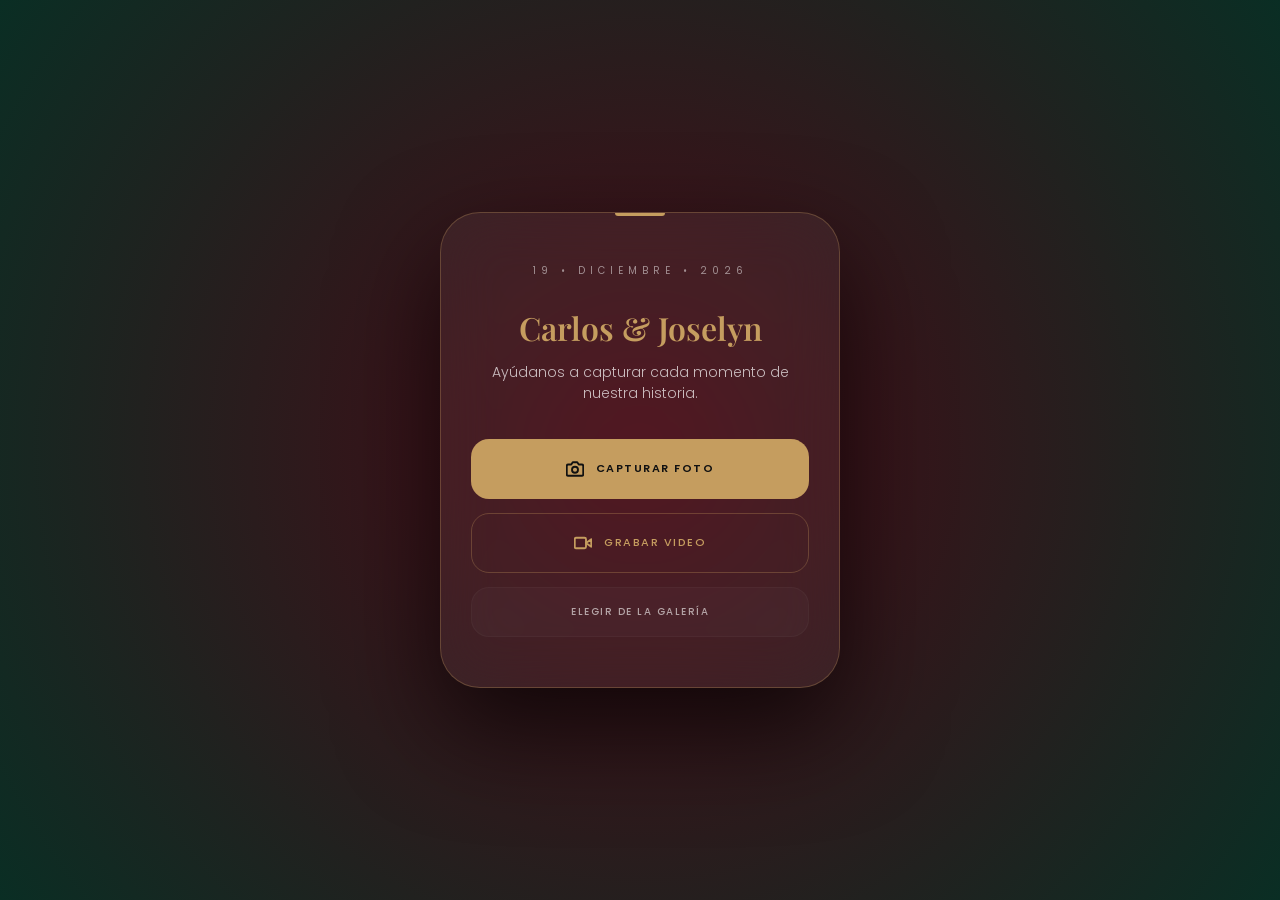
<file: index.html>
<!DOCTYPE html>
<html lang="es">
<head>
  <meta charset="UTF-8">
  <meta name="viewport" content="width=device-width, initial-scale=1.0, user-scalable=no, viewport-fit=cover">
  <title>Compartir Recuerdos • Carlos & Joselyn</title>
  <link href="https://fonts.googleapis.com/css2?family=Playfair+Display:ital,wght@0,600;1,600&family=Poppins:wght@300;400;600&display=swap" rel="stylesheet">
  <style>
    :root {
      --gold: #c59d5f;
      --gold-dark: #a67b45;
      --wine: #4a0a16;
      --jade: #0a2e24;
      --glass: rgba(255, 255, 255, 0.05);
      --border: rgba(197, 157, 95, 0.3);
    }

    * { box-sizing: border-box; -webkit-tap-highlight-color: transparent; }

    body {
      margin: 0; font-family: 'Poppins', sans-serif;
      background: radial-gradient(circle at center, var(--wine) 0%, var(--jade) 100%);
      background-attachment: fixed; color: white;
      min-height: 100vh; display: flex; justify-content: center; align-items: center; padding: 20px;
    }

    .glass-card {
      background: var(--glass); backdrop-filter: blur(30px); -webkit-backdrop-filter: blur(30px);
      border: 1px solid var(--border); border-radius: 40px;
      padding: 50px 30px; text-align: center; max-width: 400px; width: 100%;
      box-shadow: 0 40px 100px rgba(0,0,0,0.7); position: relative;
    }

    /* Detalle elegante superior */
    .glass-card::before {
      content: ""; position: absolute; top: 0; left: 50%; transform: translateX(-50%);
      width: 50px; height: 3px; background: var(--gold); border-radius: 0 0 10px 10px;
    }

    h1 { font-family: 'Playfair Display', serif; font-size: 32px; color: var(--gold); margin: 0 0 8px; font-weight: 600; line-height: 1.2; }
    
    .date-badge { 
      font-size: 10px; letter-spacing: 5px; text-transform: uppercase; 
      color: rgba(255,255,255,0.5); margin-bottom: 30px; display: block; 
    }

    .welcome-text { font-size: 14px; font-weight: 300; line-height: 1.5; color: rgba(255,255,255,0.7); margin-bottom: 35px; padding: 0 10px; }
    
    .state-container { display: flex; flex-direction: column; gap: 14px; width: 100%; }
    .hidden { display: none !important; }

    /* BOTONES REFINADOS */
    .btn-action {
      display: flex; align-items: center; justify-content: center; gap: 12px;
      height: 60px; border-radius: 18px; font-weight: 500; text-transform: uppercase;
      cursor: pointer; border: none; transition: all 0.3s ease;
      font-size: 11px; letter-spacing: 1.5px; color: white; width: 100%;
      background: rgba(255,255,255,0.04); border: 1px solid rgba(255,255,255,0.1);
    }

    .btn-primary { background: var(--gold); color: #111; font-weight: 600; border: none; }
    .btn-primary:active { background: var(--gold-dark); transform: scale(0.97); }

    .btn-secondary { background: transparent; border: 1px solid var(--border); color: var(--gold); }
    .btn-secondary:active { background: rgba(197, 157, 95, 0.1); transform: scale(0.97); }

    .btn-ghost { opacity: 0.6; font-size: 10px; height: 50px; border: 1px solid rgba(255,255,255,0.05); }

    /* ICONOS */
    svg { flex-shrink: 0; }

    /* OCULTAR INPUTS */
    input[type="file"] { display: none !important; }

    #preview-grid {
      display: grid; grid-template-columns: repeat(3, 1fr);
      gap: 10px; margin-bottom: 25px; max-height: 240px; overflow-y: auto;
      padding: 12px; background: rgba(0,0,0,0.3); border-radius: 18px;
    }

    .preview-media { width: 100%; aspect-ratio: 1/1; object-fit: cover; border-radius: 10px; border: 1px solid var(--border); }

    /* BARRA DE PROGRESO */
    #status { margin-top: 20px; width: 100%; }
    .progress-bar-bg { width: 100%; height: 3px; background: rgba(255,255,255,0.1); margin-top: 15px; border-radius: 10px; overflow: hidden; }
    .progress-bar-fill { height: 100%; background: var(--gold); width: 0%; transition: width 0.4s ease; }

    #statusText { font-size: 11px; letter-spacing: 1px; text-transform: uppercase; color: var(--gold); }

  </style>
</head>
<body>

<div class="glass-card">
  <span class="date-badge">19 • Diciembre • 2026</span>
  <h1>Carlos & Joselyn</h1>
  <p class="welcome-text" id="mainText">
    Ayúdanos a capturar cada momento de nuestra historia.
  </p>
  
  <div class="state-container" id="actions-state">
    
    <label for="cameraPhotoInput" class="btn-action btn-primary">
      <svg width="18" height="18" viewBox="0 0 24 24" fill="none" stroke="currentColor" stroke-width="2.5" stroke-linecap="round" stroke-linejoin="round"><path d="M23 19a2 2 0 0 1-2 2H3a2 2 0 0 1-2-2V8a2 2 0 0 1 2-2h4l2-3h6l2 3h4a2 2 0 0 1 2 2z"/><circle cx="12" cy="13" r="4"/></svg>
      Capturar Foto
    </label>
    <input type="file" id="cameraPhotoInput" accept="image/*" capture="environment" onchange="handleFileSelection(this.files)">
    
    <label for="cameraVideoInput" class="btn-action btn-secondary">
      <svg width="18" height="18" viewBox="0 0 24 24" fill="none" stroke="currentColor" stroke-width="2.5" stroke-linecap="round" stroke-linejoin="round"><path d="M23 7l-7 5 7 5V7z"/><rect x="1" y="5" width="15" height="14" rx="2" ry="2"/></svg>
      Grabar Video
    </label>
    <input type="file" id="cameraVideoInput" accept="video/*" capture="environment" onchange="handleFileSelection(this.files)">
    
    <label for="fileInput" class="btn-action btn-ghost">
      Elegir de la Galería
    </label>
    <input type="file" id="fileInput" accept="image/*,video/*" multiple onchange="handleFileSelection(this.files)">
    
  </div>

  <div class="state-container hidden" id="preview-state">
    <div id="preview-grid"></div>
    <div style="display:flex; gap:10px;">
      <button class="btn-action" style="flex:1" onclick="cancelUpload()">Volver</button>
      <button class="btn-action btn-primary" style="flex:2" onclick="confirmAndUpload()">Enviar</button>
    </div>
  </div>
  
  <div id="status" class="hidden">
    <div id="statusText">Enviando...</div>
    <div class="progress-bar-bg"><div id="progress-fill" class="progress-bar-fill"></div></div>
  </div>
</div>

<script>
  const cloudName = "dhruy6ftj";
  const uploadPreset = "boda_carlos_y_joss";
  const MAX_SIZE = 25 * 1024 * 1024;
  let selectedFiles = [];

  function handleFileSelection(files) {
    if (files.length === 0) return;
    const grid = document.getElementById('preview-grid');
    grid.innerHTML = '';
    selectedFiles = [];

    Array.from(files).forEach(file => {
      if (file.size > MAX_SIZE) {
        alert(`El archivo supera el límite permitido.`);
        return;
      }
      selectedFiles.push(file);
      const reader = new FileReader();
      reader.onload = (e) => {
        const el = document.createElement(file.type.startsWith('video/') ? 'video' : 'img');
        el.src = e.target.result;
        el.className = 'preview-media';
        if (file.type.startsWith('video/')) { el.muted = true; el.autoplay = true; el.loop = true; }
        grid.appendChild(el);
      };
      reader.readAsDataURL(file);
    });

    if (selectedFiles.length > 0) setVisualState('preview');
  }

  async function confirmAndUpload() {
    setVisualState('uploading');
    const statusText = document.getElementById('statusText');
    const bar = document.getElementById('progress-fill');
    
    for (let i = 0; i < selectedFiles.length; i++) {
      let progress = ((i) / selectedFiles.length) * 100;
      bar.style.width = `${progress}%`;
      statusText.innerText = `Enviando ${i+1} de ${selectedFiles.length}`;
      
      const formData = new FormData();
      formData.append('file', selectedFiles[i]);
      formData.append('upload_preset', uploadPreset);
      formData.append('tags', 'boda_carlos_y_joss');
      
      try {
        await fetch(`https://api.cloudinary.com/v1_1/${cloudName}/upload`, { method: 'POST', body: formData });
      } catch (e) { 
        statusText.innerText = "Error de conexión"; 
        return; 
      }
    }
    
    bar.style.width = '100%';
    statusText.innerHTML = "<b>Recuerdos guardados</b>";
    setTimeout(cancelUpload, 3000);
  }

  function cancelUpload() {
    selectedFiles = [];
    document.getElementById('cameraPhotoInput').value = '';
    document.getElementById('cameraVideoInput').value = '';
    document.getElementById('fileInput').value = '';
    setVisualState('init');
  }

  function setVisualState(state) {
    document.getElementById('actions-state').className = (state === 'init') ? 'state-container' : 'state-container hidden';
    document.getElementById('preview-state').className = (state === 'preview') ? 'state-container' : 'state-container hidden';
    document.getElementById('status').className = (state === 'uploading') ? '' : 'hidden';
    document.getElementById('mainText').style.opacity = (state === 'init') ? '1' : '0.3';
  }
</script>
</body>
</html>
</file>
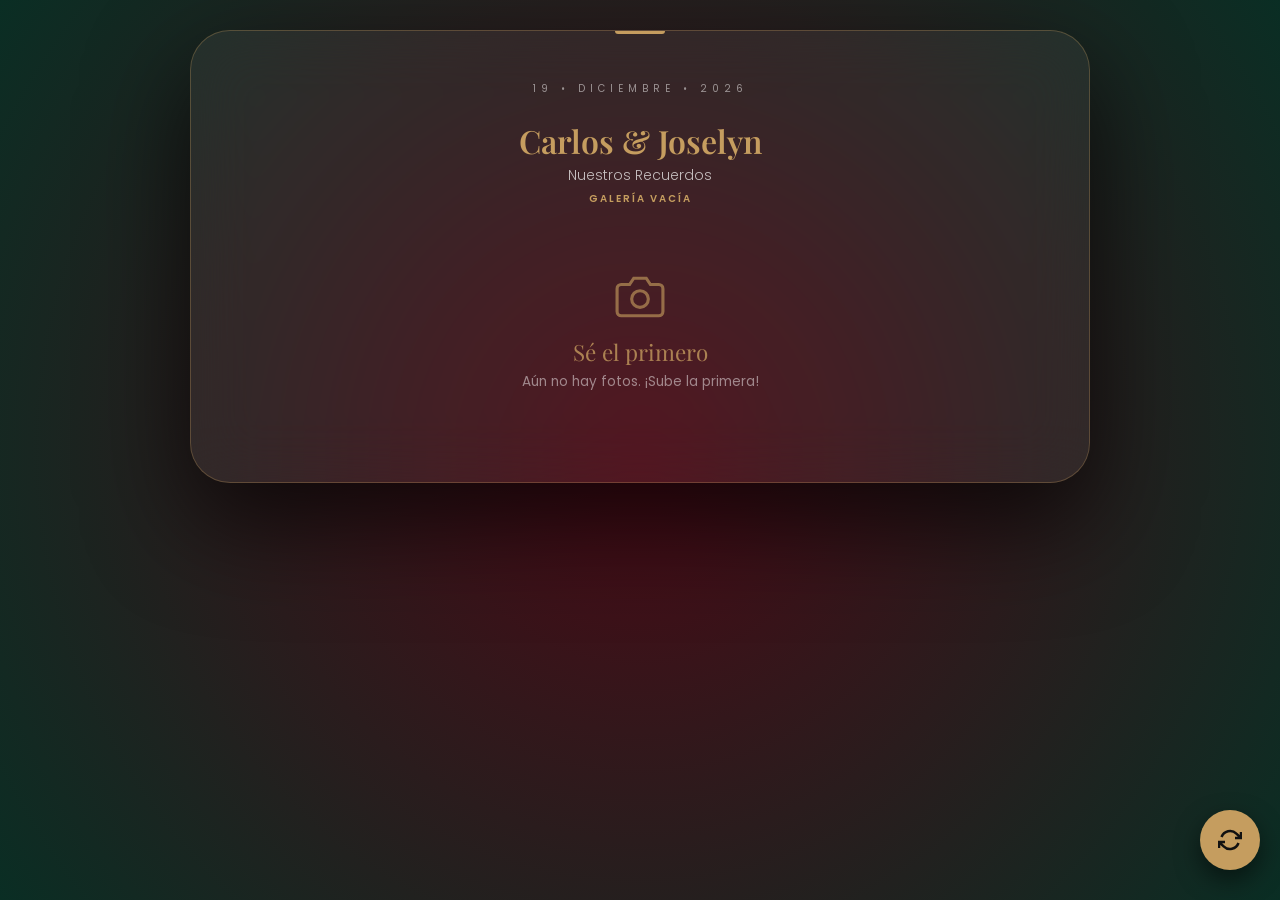
<file: admin.html>
<!DOCTYPE html>
<html lang="es">
<head>
  <meta charset="UTF-8">
  <meta name="viewport" content="width=device-width, initial-scale=1.0, maximum-scale=5.0, viewport-fit=cover">
  <title>Galería • Carlos & Joselyn 💍</title>
  
  <link rel="preconnect" href="https://res.cloudinary.com">
  <link rel="dns-prefetch" href="https://res.cloudinary.com">
  
  <link href="https://fonts.googleapis.com/css2?family=Playfair+Display:ital,wght@0,600;1,600&family=Poppins:wght@300;400;600&display=swap" rel="stylesheet">
  
  <style>
    :root {
      --gold: #c59d5f;
      --gold-dark: #a67b45;
      --wine: #4a0a16;
      --jade: #0a2e24;
      --glass: rgba(255, 255, 255, 0.05);
      --border: rgba(197, 157, 95, 0.3);
    }

    * { box-sizing: border-box; -webkit-tap-highlight-color: transparent; margin: 0; padding: 0; }

    body {
      font-family: 'Poppins', sans-serif;
      background: radial-gradient(circle at center, var(--wine) 0%, var(--jade) 100%);
      background-attachment: fixed; color: white;
      min-height: 100vh; display: flex; flex-direction: column; align-items: center; 
      padding: 30px 15px 100px 15px; /* Espacio extra abajo para el botón flotante */
      overflow-x: hidden;
    }

    /* LA TARJETA DE CRISTAL PRINCIPAL */
    .glass-card {
      background: var(--glass); backdrop-filter: blur(30px); -webkit-backdrop-filter: blur(30px);
      border: 1px solid var(--border); border-radius: 40px;
      padding: 45px 20px; text-align: center; max-width: 900px; width: 100%;
      box-shadow: 0 40px 100px rgba(0,0,0,0.7); position: relative;
    }

    /* Detalle elegante superior */
    .glass-card::before {
      content: ""; position: absolute; top: 0; left: 50%; transform: translateX(-50%);
      width: 50px; height: 3px; background: var(--gold); border-radius: 0 0 10px 10px;
    }

    /* TIPOGRAFÍAS UNIFICADAS */
    h1 { font-family: 'Playfair Display', serif; font-size: 32px; color: var(--gold); margin: 0 0 5px; font-weight: 600; line-height: 1.2; }
    
    .date-badge { 
      font-size: 10px; letter-spacing: 5px; text-transform: uppercase; 
      color: rgba(255,255,255,0.5); margin-bottom: 25px; display: block; 
    }

    .welcome-text { font-size: 14px; font-weight: 300; line-height: 1.5; color: rgba(255,255,255,0.7); margin-bottom: 5px; }
    
    #statusText { font-size: 10px; letter-spacing: 2px; text-transform: uppercase; color: var(--gold); margin-bottom: 25px; font-weight: 600; }

    /* BOTÓN DE DESCARGAR TODO (Estilo Secundario) */
    .btn-action {
      display: inline-flex; align-items: center; justify-content: center; gap: 10px;
      height: 45px; padding: 0 20px; border-radius: 15px; font-weight: 500; text-transform: uppercase;
      cursor: pointer; transition: all 0.3s ease; font-size: 10px; letter-spacing: 1.5px; 
      text-decoration: none; margin-bottom: 20px;
    }
    .btn-secondary { background: transparent; border: 1px solid var(--border); color: var(--gold); }
    .btn-secondary:active { background: rgba(197, 157, 95, 0.1); transform: scale(0.97); }

    /* CUADRÍCULA DE LA GALERÍA */
    #gallery { 
      display: grid; 
      grid-template-columns: repeat(3, 1fr); 
      gap: 8px; width: 100%;
      transform: translateZ(0); 
    }
    
    .media-card { 
      aspect-ratio: 1/1; background: rgba(0,0,0,0.2); border-radius: 12px; 
      overflow: hidden; position: relative; border: 1px solid rgba(255,255,255,0.05);
      content-visibility: auto; contain-intrinsic-size: 100px 100px;
      cursor: pointer; box-shadow: 0 4px 15px rgba(0,0,0,0.2);
    }

    .media-card img { 
      width: 100%; height: 100%; object-fit: cover; pointer-events: none; 
      transition: transform 0.4s ease;
    }

    .media-card:hover img { transform: scale(1.05); }
    
    .play-icon { 
      position: absolute; top: 50%; left: 50%; transform: translate(-50%, -50%); 
      background: rgba(10, 10, 12, 0.7); backdrop-filter: blur(5px); -webkit-backdrop-filter: blur(5px);
      border: 1px solid var(--border); border-radius: 50%; width: 40px; height: 40px; 
      display: flex; align-items: center; justify-content: center; color: var(--gold);
      padding-left: 3px; font-size: 16px; box-shadow: 0 4px 15px rgba(0,0,0,0.5);
    }

    /* ESTADO VACÍO ELEGANTE */
    .empty-state {
      grid-column: 1 / -1; display: flex; flex-direction: column; align-items: center;
      justify-content: center; padding: 40px 10px; text-align: center; opacity: 0.8;
    }
    .empty-state svg { width: 50px; height: 50px; margin-bottom: 15px; color: var(--gold); opacity: 0.8; }
    .empty-state p { font-family: 'Playfair Display', serif; font-size: 1.4rem; color: var(--gold); margin-bottom: 5px; }
    .empty-state span { font-size: 0.85rem; color: rgba(255,255,255,0.6); }

    /* BOTÓN FLOTANTE PARA ACTUALIZAR (Estilo Primario) */
    .btn-update {
      position: fixed; bottom: 30px; right: 20px; background: var(--gold);
      width: 60px; height: 60px; border-radius: 50%; border: none;
      box-shadow: 0 10px 25px rgba(0,0,0,0.5); z-index: 99;
      display: flex; align-items: center; justify-content: center; color: #111;
      cursor: pointer; transition: transform 0.3s ease, background 0.3s ease;
    }
    .btn-update:active { transform: scale(0.9) rotate(180deg); background: var(--gold-dark); }

    /* MODAL TIPO CINE PARA VER FOTOS */
    .modal {
      display: none; position: fixed; inset: 0; z-index: 9999;
      background: rgba(5, 5, 7, 0.98); backdrop-filter: blur(20px); -webkit-backdrop-filter: blur(20px);
      align-items: center; justify-content: center; opacity: 0; 
      transition: opacity 0.3s ease-out;
    }
    .modal.show { opacity: 1; display: flex; }

    #modal-content { width: 100%; height: 100%; display: flex; align-items: center; justify-content: center; position: relative; }
    
    .modal-media { 
      max-width: 100%; max-height: 80vh; object-fit: contain; 
      border-radius: 8px; box-shadow: 0 20px 50px rgba(0,0,0,0.7);
      transform: translateZ(0); animation: fadeIn 0.3s ease; 
    }

    @keyframes fadeIn { from { opacity: 0.5; transform: scale(0.98); } to { opacity: 1; transform: scale(1); } }

    .nav-btn {
      position: absolute; bottom: 40px; background: rgba(255, 255, 255, 0.05);
      backdrop-filter: blur(10px); -webkit-backdrop-filter: blur(10px);
      color: var(--gold); width: 60px; height: 50px; border: 1px solid var(--border);
      border-radius: 15px; font-size: 18px; z-index: 10; display: flex; align-items: center; justify-content: center;
      box-shadow: 0 5px 15px rgba(0,0,0,0.3); transition: all 0.2s;
    }
    .nav-btn:active { background: var(--gold); color: #111; transform: scale(0.95); }
    .prev { left: 20px; } .next { right: 20px; }
    
    @media (min-width: 600px) {
      .glass-card { padding: 50px 40px; }
      .nav-btn { top: 50%; bottom: auto; transform: translateY(-50%); width: 55px; height: 55px; border-radius: 50%; }
      .prev { left: 30px; } .next { right: 30px; }
      #gallery { grid-template-columns: repeat(auto-fill, minmax(180px, 1fr)); gap: 12px; }
    }

    .close-modal { position: absolute; top: 25px; right: 25px; font-size: 40px; color: rgba(255,255,255,0.6); z-index: 11; cursor: pointer; transition: color 0.2s; }
    .close-modal:hover { color: var(--gold); }
    
    /* BOTÓN GUARDAR NATIVO EN MODAL */
    .download-btn { 
      position: absolute; top: 25px; left: 25px; color: var(--gold); 
      z-index: 11; cursor: pointer; transition: all 0.2s ease; text-decoration: none;
      display: flex; align-items: center; justify-content: center;
      background: rgba(255, 255, 255, 0.05); border: 1px solid var(--border);
      border-radius: 50%; width: 45px; height: 45px; backdrop-filter: blur(5px);
    }
    .download-btn:active { color: #111; background: var(--gold); transform: scale(0.95); }

    .counter-text { position: absolute; bottom: 55px; font-size: 11px; color: var(--gold); letter-spacing: 2px; font-weight: 600; }
    
    .loader { border: 2px solid rgba(255,255,255,0.1); border-top: 2px solid var(--gold); border-radius: 50%; width: 25px; height: 25px; animation: spin 1s linear infinite; margin-bottom: 15px; }
    @keyframes spin { 0% { transform: rotate(0deg); } 100% { transform: rotate(360deg); } }
  </style>
</head>
<body>

<div class="glass-card">
  <span class="date-badge">19 • Diciembre • 2026</span>
  <h1>Carlos & Joselyn</h1>
  <p class="welcome-text">Nuestros Recuerdos</p>
  <div id="statusText">SINCRONIZANDO...</div>

  <a id="download-all-btn" class="btn-action btn-secondary" style="display:none;" href="https://res.cloudinary.com/dhruy6ftj/image/tags/boda_carlos_y_joss.zip" target="_blank" title="Descargar todo el álbum en ZIP">
    <svg viewBox="0 0 24 24" fill="none" stroke="currentColor" stroke-width="2.5" width="16"><path d="M21 15v4a2 2 0 0 1-2 2H5a2 2 0 0 1-2-2v-4M7 10l5 5 5-5M12 15V3"/></svg>
    Descargar Álbum
  </a>

  <div id="gallery">
    <div class="empty-state">
       <div class="loader"></div>
       <p>Preparando Galería</p>
       <span>Conectando con el álbum...</span>
    </div>
  </div>
</div>

<button class="btn-update" onclick="loadGallery()" title="Actualizar Galería">
  <svg viewBox="0 0 24 24" fill="none" stroke="currentColor" stroke-width="2.5" width="24"><path d="M23 4v6h-6M1 20v-6h6M3.51 9a9 9 0 0 1 14.85-3.36L23 10M1 14l4.64 4.36A9 9 0 0 0 20.49 15"/></svg>
</button>

<div id="mediaModal" class="modal">
  <a id="download-btn" class="download-btn" onclick="shareOrDownload(event)" title="Guardar en carrete">
    <svg viewBox="0 0 24 24" fill="none" stroke="currentColor" stroke-width="2.5" width="20"><path d="M21 15v4a2 2 0 0 1-2 2H5a2 2 0 0 1-2-2v-4M7 10l5 5 5-5M12 15V3"/></svg>
  </a>

  <span class="close-modal" onclick="closeModal()">&times;</span>
  <div id="modal-content">
    <button class="nav-btn prev" onclick="move(-1, event)">&#10094;</button>
    <div id="media-container" style="width:100%; display:flex; justify-content:center;"></div>
    <button class="nav-btn next" onclick="move(1, event)">&#10095;</button>
    <div class="counter-text" id="modal-counter"></div>
  </div>
</div>

<script>
  const cloudName = "dhruy6ftj";
  const tag = "boda_carlos_y_joss";
  let items = [];
  let currentIndex = 0;

  async function loadGallery() {
    const statusText = document.getElementById('statusText');
    const container = document.getElementById('gallery');
    const downloadAllBtn = document.getElementById('download-all-btn');
    
    try {
      const [imgRes, vidRes] = await Promise.allSettled([
        fetch(`https://res.cloudinary.com/${cloudName}/image/list/v${Date.now()}/${tag}.json`).then(r => r.json()),
        fetch(`https://res.cloudinary.com/${cloudName}/video/list/v${Date.now()}/${tag}.json`).then(r => r.json()).catch(() => ({resources:[]}))
      ]);

      let all = [];
      if (imgRes.status === 'fulfilled') all = [...all, ...(imgRes.value.resources || [])];
      if (vidRes.status === 'fulfilled') all = [...all, ...(vidRes.value.resources || [])];

      items = all.sort((a,b) => b.version - a.version).map(m => {
        const isVid = ['mp4','mov','webm'].includes(m.format.toLowerCase());
        const type = isVid ? 'video' : 'image';
        const thumbFormat = isVid ? 'jpg' : m.format;

        return {
          isVid,
          format: m.format,
          thumb: `https://res.cloudinary.com/${cloudName}/${type}/upload/c_thumb,w_400,h_400,g_auto,q_auto:low,f_auto/v${m.version}/${m.public_id}.${thumbFormat}`,
          full: `https://res.cloudinary.com/${cloudName}/${type}/upload/c_limit,w_1080,f_auto,q_auto:eco/v${m.version}/${m.public_id}.${m.format}`,
          original: `https://res.cloudinary.com/${cloudName}/${type}/upload/v${m.version}/${m.public_id}.${m.format}`,
          download: `https://res.cloudinary.com/${cloudName}/${type}/upload/fl_attachment/v${m.version}/${m.public_id}.${m.format}`
        };
      });

      if (items.length === 0) {
        container.innerHTML = `
          <div class="empty-state">
            <svg viewBox="0 0 24 24" fill="none" stroke="currentColor" stroke-width="1.5"><path d="M23 19a2 2 0 0 1-2 2H3a2 2 0 0 1-2-2V8a2 2 0 0 1 2-2h4l2-3h6l2 3h4a2 2 0 0 1 2 2z"></path><circle cx="12" cy="13" r="4"></circle></svg>
            <p>Sé el primero</p>
            <span>Aún no hay fotos. ¡Sube la primera!</span>
          </div>`;
        statusText.innerText = "GALERÍA VACÍA";
        downloadAllBtn.style.display = 'none';
      } else {
        render();
        statusText.innerText = `${items.length} MOMENTOS COMPARTIDOS`;
        downloadAllBtn.style.display = 'inline-flex';
      }
    } catch (e) { 
      statusText.innerText = "ERROR AL CONECTAR"; 
    }
  }

  function render() {
    const container = document.getElementById('gallery');
    container.innerHTML = items.map((m, i) => `
      <div class="media-card" onclick="openModal(${i})">
        <img src="${m.thumb}" loading="${i < 12 ? 'eager' : 'lazy'}" ${i < 6 ? 'fetchpriority="high"' : ''} alt="Recuerdo de Boda">
        ${m.isVid ? `<div class="play-icon">▶</div>` : ''}
      </div>
    `).join('');
  }

  function openModal(i) {
    currentIndex = i;
    const modal = document.getElementById('mediaModal');
    modal.style.display = 'flex';
    renderMedia();
    setTimeout(() => modal.classList.add('show'), 10);
  }

  function renderMedia() {
    const container = document.getElementById('media-container');
    const m = items[currentIndex];
    
    container.innerHTML = m.isVid ? 
      `<video class="modal-media" src="${m.full}" controls autoplay playsinline onerror="this.src='${m.original}'" style="background: black;"></video>` :
      `<img class="modal-media" src="${m.full}" onerror="this.src='${m.original}'" fetchpriority="high">`;
    
    document.getElementById('modal-counter').innerText = `${currentIndex + 1} / ${items.length}`;
    document.getElementById('download-btn').href = m.download;
    
    preload((currentIndex + 1) % items.length);
    preload((currentIndex - 1 + items.length) % items.length);
  }

  function preload(idx) {
    const m = items[idx];
    if(m && !m.isVid) { const img = new Image(); img.src = m.full; }
  }

  function move(dir, e) {
    if(e) e.stopPropagation();
    currentIndex = (currentIndex + dir + items.length) % items.length;
    renderMedia();
  }

  function closeModal() {
    const modal = document.getElementById('mediaModal');
    modal.classList.remove('show');
    setTimeout(() => { modal.style.display = 'none'; document.getElementById('media-container').innerHTML = ''; }, 300);
  }

  document.getElementById('modal-content').onclick = (e) => { if(e.target.id === 'modal-content') closeModal(); };

  // LÓGICA DE COMPARTIR/GUARDAR
  async function shareOrDownload(e) {
    e.preventDefault();
    const m = items[currentIndex];
    const btn = document.getElementById('download-btn');
    
    const originalIcon = btn.innerHTML;
    btn.innerHTML = '<div style="width:18px;height:18px;border:2px solid transparent;border-top-color:var(--gold);border-radius:50%;animation:spin 1s linear infinite;"></div>';
    btn.style.pointerEvents = 'none';

    try {
      const response = await fetch(m.original);
      const blob = await response.blob();
      const file = new File([blob], `Boda_Carlos_y_Joselyn.${m.format}`, { type: blob.type });

      if (navigator.canShare && navigator.canShare({ files: [file] })) {
        await navigator.share({
          files: [file],
          title: 'Recuerdo de Boda',
        });
      } else {
        window.open(m.download, '_blank');
      }
    } catch (error) {
      window.open(m.download, '_blank');
    } finally {
      btn.innerHTML = originalIcon;
      btn.style.pointerEvents = 'auto';
    }
  }

  // CONTROL TÁCTIL
  let touchStartX = 0;
  let touchStartY = 0;
  let isSwiping = false;
  const modalElement = document.getElementById('mediaModal');

  modalElement.addEventListener('touchstart', e => {
    if (e.touches.length > 1) { isSwiping = false; return; }
    isSwiping = true;
    touchStartX = e.touches[0].clientX;
    touchStartY = e.touches[0].clientY;
  }, {passive: true});

  modalElement.addEventListener('touchend', e => {
    if(!modalElement.classList.contains('show') || !isSwiping) return;
    if (e.changedTouches.length > 1) return;

    const diffX = touchStartX - e.changedTouches[0].clientX;
    const diffY = touchStartY - e.changedTouches[0].clientY;

    if (Math.abs(diffX) > 70 && Math.abs(diffX) > Math.abs(diffY)) {
      move(diffX > 0 ? 1 : -1);
    }
    isSwiping = false;
  }, {passive: true});

  window.onload = loadGallery;
  setInterval(loadGallery, 60000);
</script>
</body>
</html>
</file>
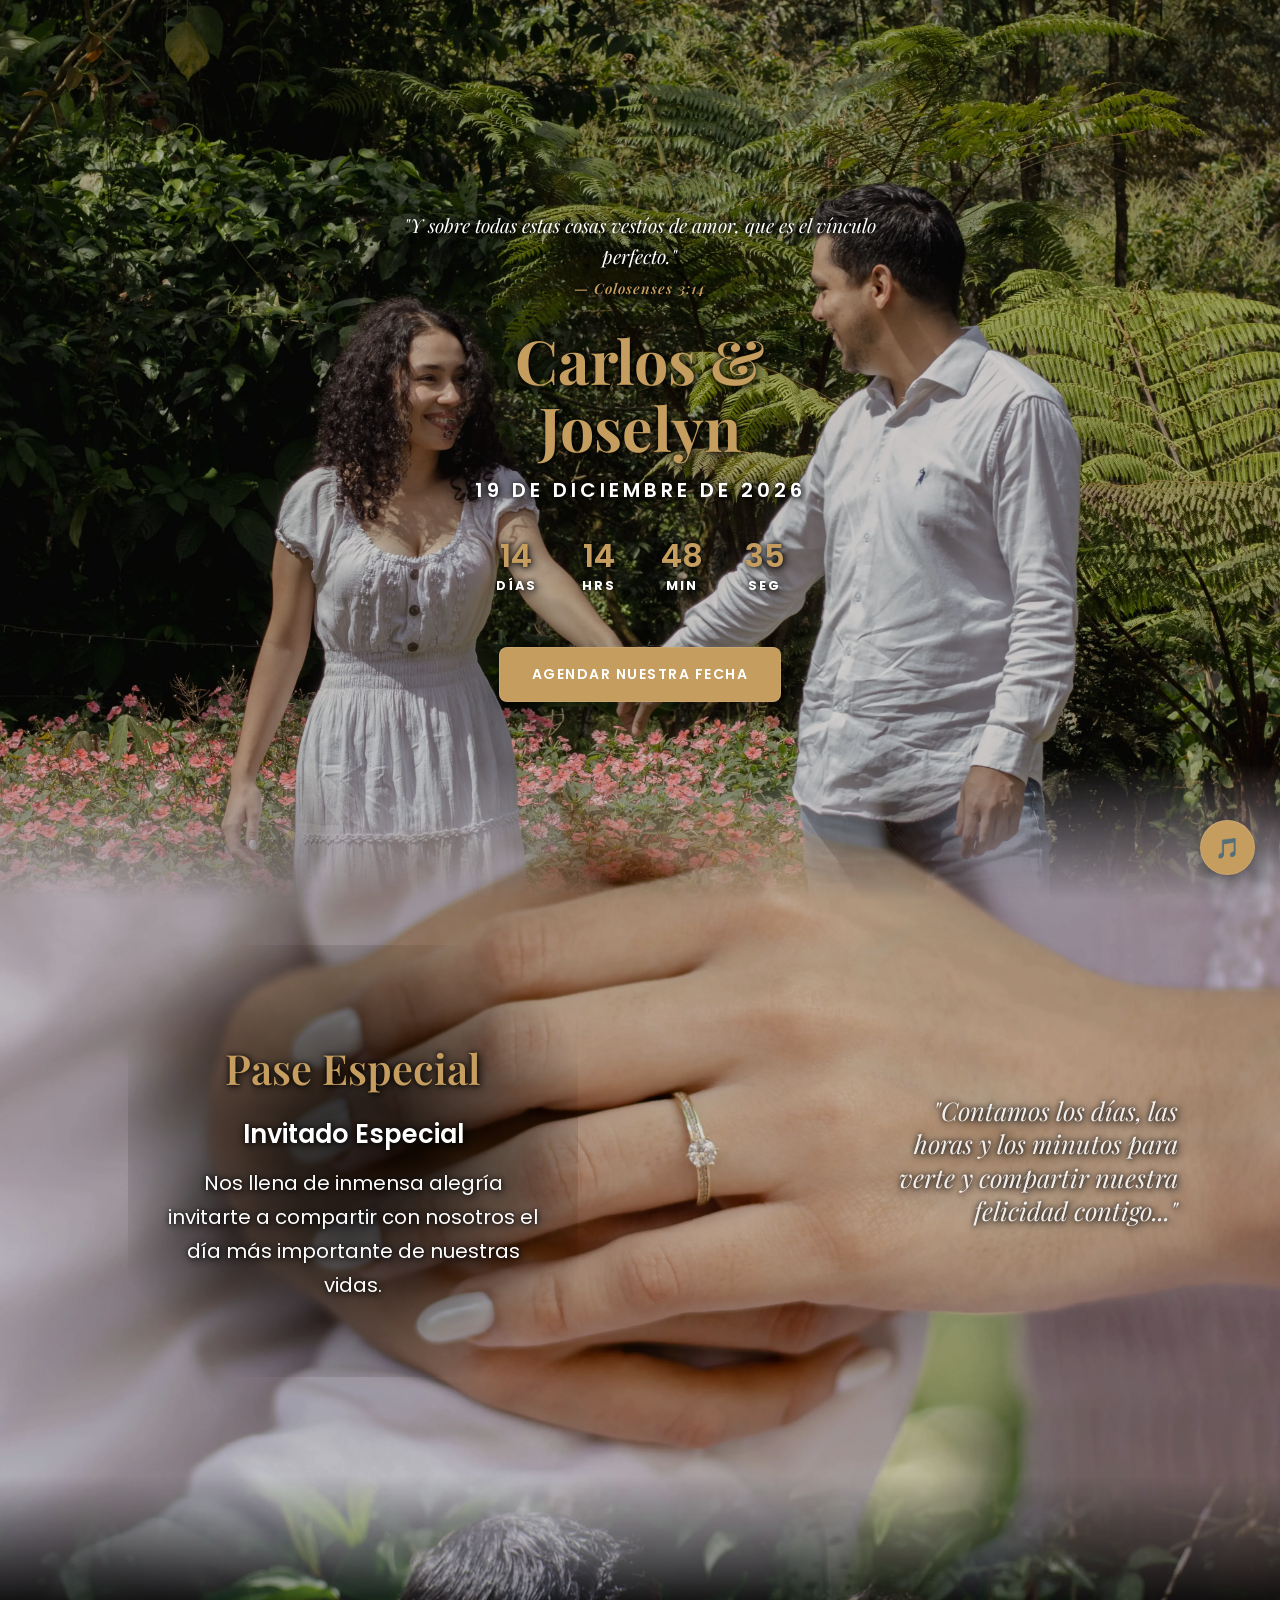
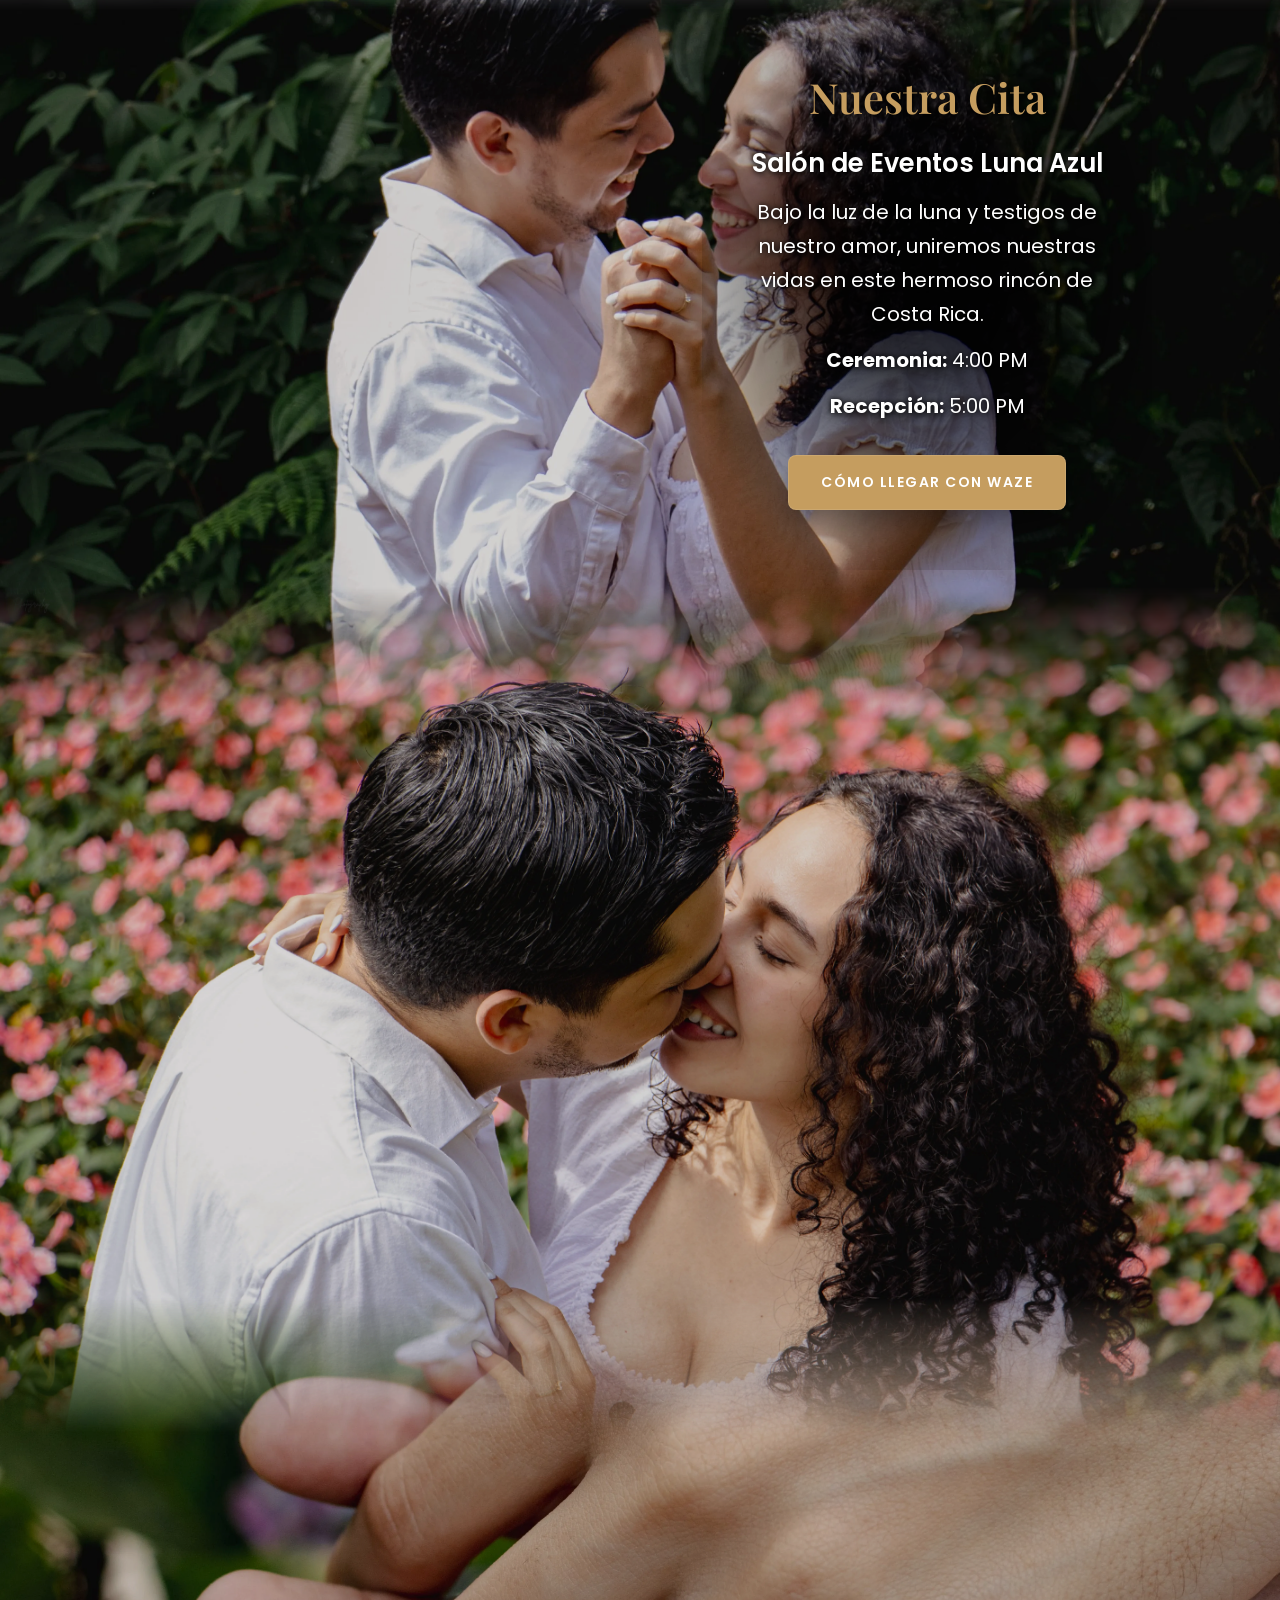
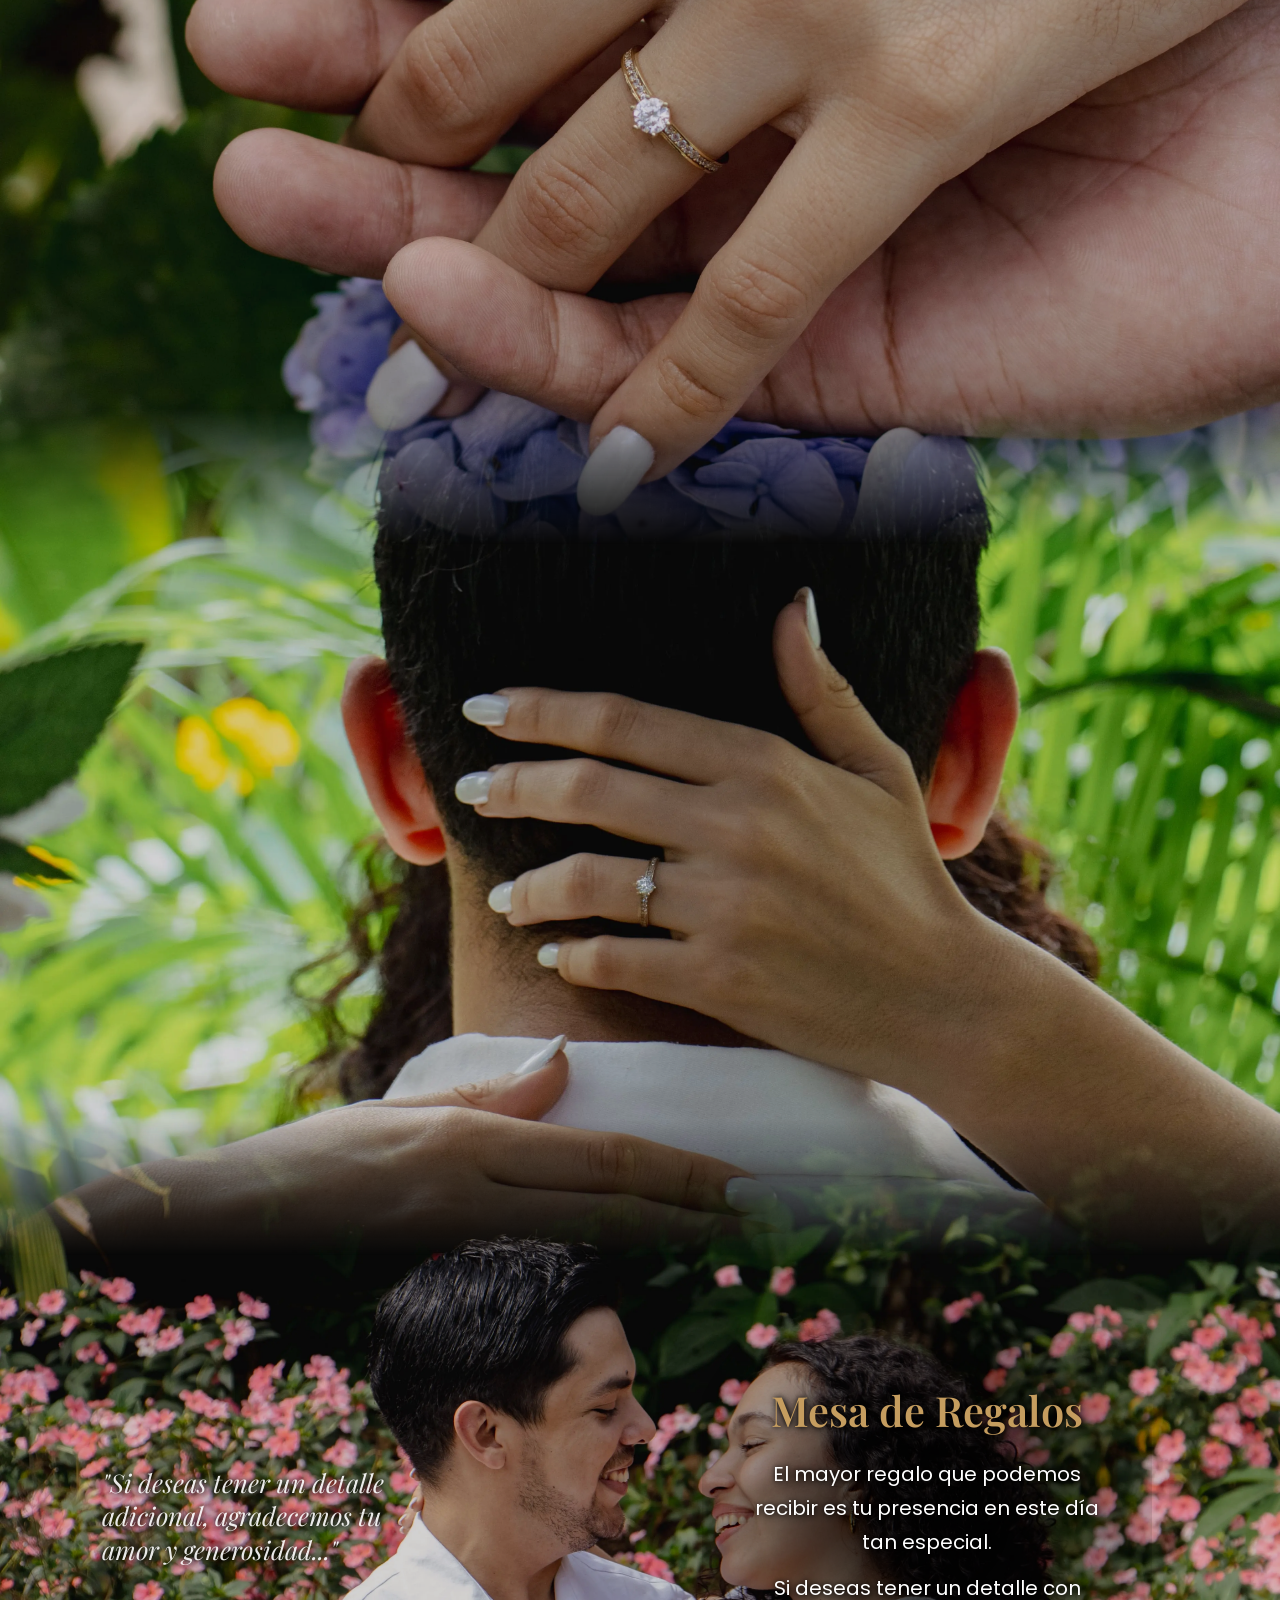
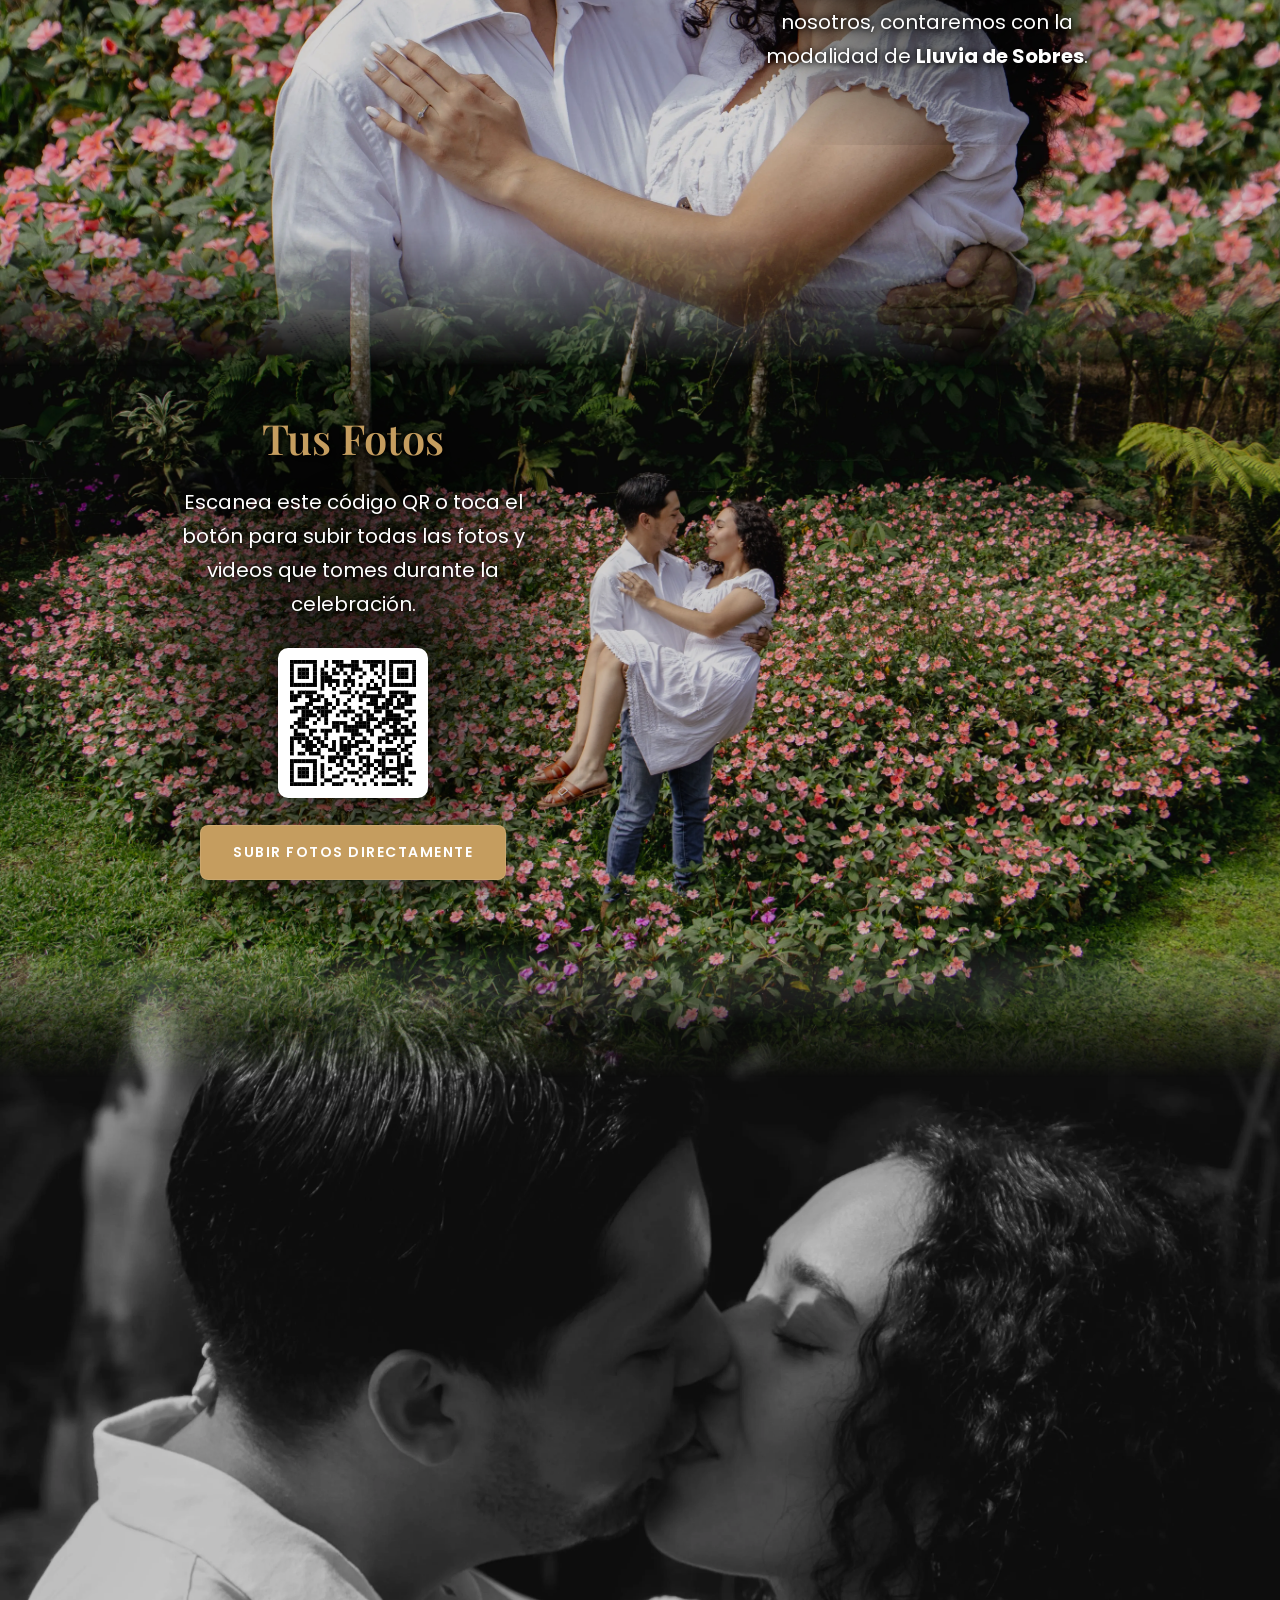
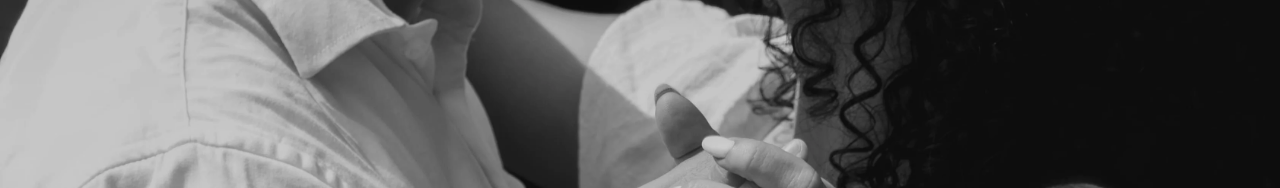
<file: boda.html>
<!DOCTYPE html>
<html lang="es">
<head>
  <meta charset="UTF-8">
  <meta name="viewport" content="width=device-width, initial-scale=1.0, user-scalable=no, viewport-fit=cover">
  <title>Boda Carlos & Joselyn</title>
  
  <link rel="preconnect" href="https://fonts.googleapis.com">
  <link rel="preconnect" href="https://fonts.gstatic.com" crossorigin>
  <link href="https://fonts.googleapis.com/css2?family=Playfair+Display:ital,wght@0,600;1,600&family=Poppins:wght@300;400;600&display=swap" rel="stylesheet">
  
  <link rel="preload" as="image" href="Foto10.webp">

  <style>
    :root {
      --gold: #c59d5f;
      --wine: #4a0a16;
      --jade: #0a2e24;
    }

    * { scroll-behavior: smooth; box-sizing: border-box; }
    
    body { 
      margin: 0; 
      font-family: 'Poppins', sans-serif; 
      background: radial-gradient(circle at center, var(--wine) 0%, var(--jade) 100%); 
      background-attachment: fixed;
      color: white; 
      overflow-x: hidden; 
      -webkit-font-smoothing: antialiased;
      overscroll-behavior-y: none;
    }

    /* --- ESTILOS DE UNIÓN INFINITA (SEAMLESS) --- */
    section { 
      min-height: 100vh; 
      display: flex; 
      flex-direction: column; 
      position: relative;
      padding: 100px 20px;
      
      background-size: cover !important; 
      background-position: center !important;
      background-repeat: no-repeat !important;
      
      margin-top: -21vh; 
      
      -webkit-mask-image: linear-gradient(to bottom, black 0%, black 85%, transparent 100%);
      mask-image: linear-gradient(to bottom, black 0%, black 85%, transparent 100%);
    }

    /* --- PORTADA CENTRADA TOTALMENTE --- */
    .hero { 
      margin-top: 0; 
      z-index: 10; 
      align-items: center; 
      justify-content: center; 
      text-align: center;
      -webkit-mask-image: linear-gradient(to bottom, black 85%, transparent 100%);
      mask-image: linear-gradient(to bottom, black 85%, transparent 100%);
    }
    
    .hero .reveal { margin: 0 auto; position: relative; z-index: 20; } 

    /* --- ZIG-ZAG PERFECTO EN PC --- */
    .seccion-pase { z-index: 9; align-items: flex-start; justify-content: center; padding-left: 10%; } 
    .seccion-lugar { z-index: 8; align-items: flex-end; justify-content: center; padding-right: 10%; } 
    .seccion-nosotros { z-index: 7; align-items: flex-start; justify-content: center; padding-left: 10%; } 
    .seccion-vestimenta { z-index: 6; align-items: center; justify-content: center; padding-left: 5%; padding-right: 5%; } 
    .seccion-musica { z-index: 5; align-items: flex-start; justify-content: center; padding-left: 10%; } 
    .seccion-regalos { z-index: 4; align-items: flex-end; justify-content: center; padding-right: 10%; } 
    .seccion-qr { z-index: 3; align-items: flex-start; justify-content: center; padding-left: 10%; } 
    .seccion-final { z-index: 2; align-items: flex-end; justify-content: center; padding-right: 10%; -webkit-mask-image: linear-gradient(to top, black 85%, transparent 100%); mask-image: linear-gradient(to top, black 85%, transparent 100%); } 

    .overlay {
      position: absolute; top: 0; left: 0; width: 100%; height: 100%;
      background: rgba(0,0,0,0.15); 
      z-index: 1; 
    }

    /* --- NUBE DIFUMINADA EXTREMA --- */
    .glass-card {
      background: transparent; 
      border: none; 
      box-shadow: none; 
      padding: 60px 40px; 
      width: 100%; 
      max-width: 450px; 
      position: relative; 
      z-index: 20; 
      text-align: center;
      backdrop-filter: none !important; 
      -webkit-backdrop-filter: none !important; 
    }
    
    .glass-card::before {
      content: '';
      position: absolute;
      top: 0; left: 0; right: 0; bottom: 0;
      background: rgba(0, 0, 0, 0.7); 
      -webkit-mask-image: radial-gradient(ellipse at center, black 20%, transparent 80%);
      mask-image: radial-gradient(ellipse at center, black 20%, transparent 80%);
      z-index: -1; 
      pointer-events: none;
    }
    
    .glass-card-wide { max-width: 650px; }
    .glass-card-wide::before {
      -webkit-mask-image: radial-gradient(ellipse at center, black 30%, transparent 85%);
      mask-image: radial-gradient(ellipse at center, black 30%, transparent 85%);
    }

    /* --- SOMBRAS GENERALES PARA LEGIBILIDAD --- */
    h1, h2, h3, p, .floating-text, .time-box span, .time-box p {
      text-shadow: 2px 2px 10px rgba(0, 0, 0, 0.95), 0px 0px 5px rgba(0, 0, 0, 0.8);
    }

    /* --- EFECTO DE CONTRASTE EXTRA PARA CITAS BÍBLICAS --- */
    .cita-biblica {
      font-family: 'Playfair Display', serif; 
      font-style: italic; 
      color: white;
      text-shadow: 
        2px 2px 5px rgba(0, 0, 0, 1),    
        -2px -2px 5px rgba(0, 0, 0, 1),  
        0px 0px 15px rgba(0, 0, 0, 0.8); 
      line-height: 1.6;
      max-width: 90%;
      margin-left: auto;
      margin-right: auto;
      background: transparent !important;
      border: none !important;
      outline: none !important;
      box-shadow: none !important;
    }
    
    .cita-biblica .referencia {
      font-size: 0.9rem; 
      color: var(--gold); 
      font-weight: 600;
      letter-spacing: 1px;
    }

    /* --- MENSAJE ADULTOS --- */
    .mensaje-adultos {
      font-size: 0.9rem;
      font-style: italic;
      color: rgba(255, 255, 255, 0.85);
      margin-top: 25px;
      padding-top: 15px;
      border-top: 1px solid rgba(197, 157, 95, 0.3);
      display: none; 
    }

    /* --- CONTADOR --- */
    .countdown {
      display: flex;
      gap: 12px;
      margin: 20px auto;
      justify-content: center;
      flex-wrap: wrap;
    }
    .time-box {
      background: transparent;
      border: none; 
      padding: 10px 15px;
      min-width: 70px;
      text-align: center;
    }
    .time-box span { font-size: 2rem; font-weight: 600; color: var(--gold); display: block; line-height: 1.2; }
    .time-box p { font-size: 0.8rem; margin: 0; text-transform: uppercase; letter-spacing: 2px; color: white; font-weight: bold;}

    /* --- MENSAJES FLOTANTES --- */
    .floating-text {
      position: absolute !important; 
      top: 50%; 
      font-family: 'Playfair Display', serif;
      font-style: italic;
      font-size: 1.6rem; 
      color: rgba(255, 255, 255, 0.9); 
      max-width: 300px;
      line-height: 1.3;
      z-index: 5; 
      pointer-events: none;
    }
    
    .floating-text.reveal { transform: translateY(calc(-50% + 30px)); }
    .floating-text.reveal.active { transform: translateY(-50%); }

    .seccion-pase .floating-text,
    .seccion-nosotros .floating-text,
    .seccion-musica .floating-text,
    .seccion-qr .floating-text { right: 8%; text-align: right; }
    
    .seccion-lugar .floating-text,
    .seccion-regalos .floating-text,
    .seccion-final .floating-text { left: 8%; text-align: left; }

    /* --- NUEVOS ESTILOS VESTIMENTA (DOS COLUMNAS) --- */
    .vestimenta-wrapper {
      display: flex;
      flex-direction: row;
      align-items: center;
      justify-content: center;
      gap: 50px;
      width: 100%;
      max-width: 1100px;
      z-index: 20;
    }

    .vestimenta-col-left {
      flex: 1;
      display: flex;
      flex-direction: column;
      align-items: center;
      max-width: 400px;
    }

    .vestimenta-col-right {
      flex: 1;
      display: flex;
      justify-content: center;
      max-width: 450px;
    }

    .vestimenta-quote {
      position: relative !important;
      top: 0 !important;
      left: 0 !important;
      transform: none !important;
      text-align: center !important;
      margin-bottom: 25px;
    }

    .vestimenta-img {
      width: 100%;
      border-radius: 10px; /* Redondeado suave */
      box-shadow: 0 10px 25px rgba(0,0,0,0.5);
      cursor: pointer;
    }

    .paleta-img {
      width: 100%;
      max-width: 350px;
      margin-top: 20px;
      border-radius: 8px; /* Redondeado suave */
      box-shadow: 0 4px 15px rgba(0,0,0,0.3);
      cursor: pointer;
    }

    /* --- CARRETE INFINITO --- */
    .carousel-container {
      position: relative;
      width: 100%;
      margin-top: 25px;
      overflow: hidden;
    }

    .carousel-track { display: flex; padding: 20px 0; gap: 15px; }

    .carousel-track img { 
      width: 250px !important; 
      height: 300px !important; 
      object-fit: cover !important; 
      border-radius: 10px; /* Redondeado suave */
      border: none; 
      flex-shrink: 0;
      box-shadow: 0 10px 25px rgba(0,0,0,0.5); 
      cursor: pointer;
    }

    .carousel-btn {
      position: absolute; top: 50%; transform: translateY(-50%);
      background: rgba(197, 157, 95, 0.85); color: white; border: none;
      border-radius: 50%; width: 50px; height: 50px; font-size: 1.6rem;
      cursor: pointer; z-index: 10; display: flex; align-items: center; justify-content: center;
      transition: background 0.3s ease;
    }
    .carousel-btn:hover { background: rgba(197, 157, 95, 1); }
    .carousel-btn.prev { left: 5px; }
    .carousel-btn.next { right: 5px; }

    .qr-link {
      display: inline-block;
      margin-top: 15px;
      transition: transform 0.3s ease; 
    }
    .qr-link:hover {
      transform: scale(1.05); 
    }
    .qr-link img {
      width: 150px; 
      background: white; 
      padding: 12px; 
      border-radius: 10px; /* Redondeado suave */
      border: none;
      box-shadow: 0 4px 15px rgba(0,0,0,0.3);
    }

    /* --- MODAL / LIGHTBOX DE IMÁGENES ESTÉTICA GALERÍA --- */
    .modal {
      display: none;
      position: fixed;
      z-index: 9999;
      left: 0;
      top: 0;
      width: 100%;
      height: 100%;
      background-color: rgba(0, 0, 0, 0.95);
      backdrop-filter: blur(10px);
      -webkit-backdrop-filter: blur(10px);
      opacity: 0;
      transition: opacity 0.3s ease;
      align-items: center;
      justify-content: center;
      flex-direction: column;
    }
    .modal.show { opacity: 1; }
    .modal-content {
      max-width: 90%;
      max-height: 85vh;
      border-radius: 10px; /* Redondeado suave */
      box-shadow: 0 20px 50px rgba(0,0,0,0.6);
      transform: scale(0.8);
      transition: transform 0.3s ease;
      object-fit: contain;
    }
    .modal.show .modal-content { transform: scale(1); }
    .close-modal {
      position: absolute;
      top: 20px;
      right: 30px;
      color: #fff;
      font-size: 40px;
      font-weight: bold;
      cursor: pointer;
      transition: color 0.3s;
      z-index: 10000;
    }
    .close-modal:hover { color: var(--gold); }
    
    /* Flechas del Modal */
    .modal-nav {
      position: absolute;
      top: 50%;
      transform: translateY(-50%);
      background: rgba(197, 157, 95, 0.85);
      color: white;
      border: none;
      border-radius: 50%;
      width: 50px;
      height: 50px;
      font-size: 1.6rem;
      cursor: pointer;
      z-index: 10001;
      display: none;
      align-items: center;
      justify-content: center;
      transition: background 0.3s ease;
    }
    .modal-nav:hover { background: rgba(197, 157, 95, 1); }
    .modal-nav.prev { left: 20px; }
    .modal-nav.next { right: 20px; }

    /* --- ESTILO CAJA DE MÚSICA UNIFICADO --- */
    #input-cancion {
      background: rgba(255,255,255,0.05) !important;
      color: white !important;
      border: 1px solid rgba(197, 157, 95, 0.5) !important;
    }
    #input-cancion::placeholder { color: rgba(255,255,255,0.5); }

    /* --- FONDOS Y ENCUADRES (Fotos a WebP) --- */
    .hero { background-image: url('Foto10.webp'); background-position: center; }
    .seccion-pase { background-image: url('Foto11.webp'); background-position: center; }
    .seccion-lugar { background-image: url('Foto1.webp'); background-position: center 35% !important; }
    .seccion-nosotros { background-image: url('Foto2.webp'); background-position: center 40%; }
    .seccion-vestimenta { background-image: url('Foto13.webp'); background-position: center; }
    .seccion-musica { background-image: url('Foto5.webp') !important; background-size: cover !important; background-position: center 35% !important; } 
    .seccion-final { background-image: url('Foto14.webp') !important; background-size: cover !important; background-position: center 20% !important; }
    .seccion-regalos { background-image: url('Foto3.webp'); background-position: center 40%; }
    .seccion-qr { background-image: url('Foto4.webp'); background-position: center; }

    h1 { font-family: 'Playfair Display', serif; font-size: 3.8rem; color: var(--gold); margin: 0; line-height: 1.1; }
    h2 { font-family: 'Playfair Display', serif; font-size: 2.6rem; color: var(--gold); margin-bottom: 20px; font-weight: 600; }
    h3 { font-size: 1.6rem; color: white; margin: 0; font-weight: 600; } 
    p { font-size: 1.25rem; line-height: 1.7; margin: 12px 0; }

    /* --- BOTONES ESTÉTICA GALERÍA/INDEX CON LETRA MÁS GRANDE --- */
    .btn {
      background: var(--gold); 
      color: white; 
      padding: 16px 32px; 
      border-radius: 8px; /* Redondeado suave, estilo rectangular */
      text-decoration: none; 
      font-weight: 600; /* Letra más gruesa para mejor lectura */
      display: inline-block; 
      margin-top: 20px;
      text-transform: uppercase; 
      font-size: 14px; /* <--- Aumentado a 14px */
      letter-spacing: 1.5px;
      font-family: 'Poppins', sans-serif; /* Asegurando la tipografía correcta */
      border: 1px solid rgba(255,255,255,0.1);
      box-shadow: 0 10px 25px rgba(0,0,0,0.3); 
      cursor: pointer; 
      transition: all 0.3s ease;
    }
    
    .btn:active {
      transform: scale(0.95);
    }

    .reveal { 
      opacity: 0; 
      transform: translateY(30px); 
      transition: 1s ease-out; 
      position: relative; 
      z-index: 20; 
      will-change: opacity, transform; 
    }
    .reveal.active { opacity: 1; transform: translateY(0); }

    /* ==============================================================
       MAGIA PARA MÓVILES (REESTRUCTURADO Y BALANCEADO)
       ============================================================== */
    @media (max-width: 800px) {
      .vestimenta-wrapper {
        flex-direction: column;
        gap: 30px;
      }
    }

    @media (max-width: 600px) {
      /* Altura adaptativa perfecta para móviles */
      section {
        min-height: 100svh !important; 
        padding-top: 80px;
        padding-bottom: 80px;
      }
      
      /* Centrado simétrico de las tarjetas */
      section:not(.hero) {
        justify-content: center !important;
        padding-top: 15vh !important; 
        padding-bottom: 10vh !important; 
      }
      
      section:not(.hero) .overlay {
        background: linear-gradient(to bottom, rgba(0,0,0,0) 0%, rgba(0,0,0,0.1) 40%, rgba(0,0,0,0.85) 90%) !important;
      }
      
      /* Tarjetas más proporcionadas y con más respiro lateral */
      .glass-card {
        padding: 40px 20px; 
        width: 100%;
        max-width: 95%; /* Evita que choque con los bordes */
      }
      
      /* Textos flotantes integrados limpiamente */
      .floating-text { 
        position: relative !important; 
        top: 0 !important; 
        right: auto !important; 
        left: auto !important; 
        text-align: center !important; 
        max-width: 100%; 
        margin-top: 25px; 
        margin-bottom: 0px;
        font-size: 1.35rem; /* Letra un poco más moderada */
      }
      .floating-text.reveal { transform: translateY(20px) !important; }
      .floating-text.reveal.active { transform: translateY(0) !important; }
      
      /* Alineación general al centro */
      .seccion-pase, .seccion-lugar, .seccion-nosotros, .seccion-vestimenta, .seccion-musica, .seccion-regalos, .seccion-qr, .seccion-final { 
        padding-left: 15px; padding-right: 15px; align-items: center !important; 
      }
      
      /* TAMAÑOS DE TEXTO ADAPTADOS A PANTALLAS PEQUEÑAS */
      h1 { font-size: 3.2rem; }
      h2 { font-size: 2.2rem; margin-bottom: 15px; } 
      h3 { font-size: 1.4rem; }
      p { font-size: 1.05rem; line-height: 1.6; margin: 10px 0; }
      
      /* Contador mejor distribuido */
      .time-box span { font-size: 1.6rem; }
      .time-box { padding: 8px 10px; min-width: 60px; }
      
      .carousel-track img { width: 220px !important; height: 280px !important; } 
      
      .modal-nav { width: 40px; height: 40px; font-size: 1.2rem; }
      .modal-nav.prev { left: 10px; }
      .modal-nav.next { right: 10px; }

      .cita-biblica {
          padding: 0;
          background: transparent !important;
          border: none !important;
          font-size: 1.1rem !important; /* Ajuste para versículos largos */
      }
    }

    /* --- BOTÓN DE MÚSICA FLOTANTE --- */
    .music-btn {
      position: fixed;
      bottom: 25px;
      right: 25px;
      background: var(--gold);
      color: white;
      border: 1px solid rgba(255,255,255,0.1);
      border-radius: 50%;
      width: 55px;
      height: 55px;
      font-size: 20px;
      cursor: pointer;
      z-index: 9999;
      box-shadow: 0 5px 15px rgba(0,0,0,0.4);
      display: flex;
      align-items: center;
      justify-content: center;
      transition: transform 0.3s ease, background 0.3s;
    }
    .music-btn.playing {
      animation: spin 4s linear infinite;
    }
    @keyframes spin {
      100% { transform: rotate(360deg); }
    }
    @media (max-width: 600px) {
      .music-btn {
        bottom: 20px;
        right: 20px;
        width: 45px;
        height: 45px;
        font-size: 18px;
      }
    }
  </style>
</head>
<body>

  <audio id="bg-music" loop>
    <source src="musica.mp3.mp3" type="audio/mpeg">
  </audio>
  <button id="music-btn" class="music-btn" onclick="toggleMusic()">
    🎵
  </button>

  <section class="hero">
    <div class="overlay"></div>
    <div class="reveal active">
      <p class="cita-biblica" style="font-size: 1.2rem; margin-bottom: 25px;">
        "Y sobre todas estas cosas vestíos de amor, que es el vínculo perfecto."<br>
        <span class="referencia">— Colosenses 3:14</span>
      </p>
      
      <h1>Carlos &<br>Joselyn</h1>
      <p style="letter-spacing: 4px; font-weight: 600;">19 DE DICIEMBRE DE 2026</p>
      
      <div id="countdown" class="countdown">
        <div class="time-box"><span id="days">00</span><p>Días</p></div>
        <div class="time-box"><span id="hours">00</span><p>Hrs</p></div>
        <div class="time-box"><span id="minutes">00</span><p>Min</p></div>
        <div class="time-box"><span id="seconds">00</span><p>Seg</p></div>
      </div>

      <button onclick="agendarFecha(event)" class="btn">Agendar Nuestra Fecha</button>
    </div>
  </section>

  <section class="seccion-pase">
    <div class="overlay"></div>
    <div class="glass-card reveal">
      <h2>Pase Especial</h2>
      <h3 id="nombre-invitado">Cargando invitación...</h3>
      <p>Nos llena de inmensa alegría invitarte a compartir con nosotros el día más importante de nuestras vidas.</p>
      <p id="pases-invitado" style="font-size: 2.2rem; color: var(--gold); font-weight: bold; margin-top: 15px; margin-bottom: 5px;"></p>
      
      <p id="mensaje-ninos" class="mensaje-adultos">
        * Queremos que se relajen y disfruten al máximo con nosotros, por lo que hemos decidido que nuestra boda sea un evento exclusivo para adultos.<br><br>
        <b style="color: var(--gold); font-size: 1.05rem; letter-spacing: 1px;">POR FAVOR NO TRAER NIÑOS.</b>
      </p>

    </div>
    <div class="floating-text reveal">"Contamos los días, las horas y los minutos para verte y compartir nuestra felicidad contigo..."</div>
  </section>

  <section class="seccion-lugar">
    <div class="overlay"></div>
    <div class="glass-card reveal">
      <h2>Nuestra Cita</h2>
      <h3>Salón de Eventos Luna Azul</h3>
      <p>Bajo la luz de la luna y testigos de nuestro amor, uniremos nuestras vidas en este hermoso rincón de Costa Rica.</p>
      <p><b>Ceremonia:</b> 4:00 PM</p>
      <p><b>Recepción:</b> 5:00 PM</p>
      <a href="https://waze.com/ul?ll=10.283417,-83.776611&navigate=yes" target="_blank" class="btn">Cómo llegar con Waze</a>
    </div>
    <div class="floating-text reveal">"Bajo el cielo estrellado, seremos testigos del inicio de nuestro 'para siempre'..."</div>
  </section>

  <section class="seccion-nosotros">
    <div class="overlay"></div>
    <div class="glass-card glass-card-wide reveal">
      <h2 style="color:white;">Un Viaje de Amor</h2>
      <div class="carousel-container">
        <button class="carousel-btn prev" id="prevBtn">&#10094;</button>
        <div class="carousel-track" id="carouselTrack">
          <img src="Foto1.webp" alt="1">
          <img src="Foto2.webp" alt="2">
          <img src="Foto3.webp" alt="3">
          <img src="Foto4.webp" alt="4">
          <img src="Foto5.webp" alt="5">
        </div>
        <button class="carousel-btn next" id="nextBtn">&#10095;</button>
      </div>
    </div>
    <div class="floating-text reveal">"Cada sonrisa y cada mirada compartida es un tesoro que guardamos en nuestra memoria..."</div>
  </section>

  <section class="seccion-vestimenta">
    <div class="overlay"></div>
    
    <div class="vestimenta-wrapper reveal">
      
      <div class="vestimenta-col-left">
        <div class="floating-text vestimenta-quote">"Vístete de gala, alegría y amor. Tu presencia es el mejor accesorio..."</div>
        <img src="vestimenta1.jpeg" alt="Ejemplos de Vestimenta" class="vestimenta-img">
      </div>
      
      <div class="vestimenta-col-right">
        <div class="glass-card" style="margin: 0; width: 100%;">
          <h2>Código de Gala</h2>
          <p style="letter-spacing: 2px; font-weight: 600; color: var(--gold); font-size: 1.4rem;">FORMAL / ELEGANTE</p>
          <p>Queremos que te sientas espectacular y disfrutes al máximo de la fiesta.</p>
          <p style="font-size: 1rem; font-style: italic; opacity: 0.9;">Sugerimos Verde Jade y Vino.<br>Agradecemos evitar el color blanco.</p>
          <img src="paleta.png" alt="Paleta de Colores" class="paleta-img">
        </div>
      </div>

    </div>
  </section>

  <section class="seccion-musica">
    <div class="overlay"></div>
    <div class="glass-card reveal">
      <h2>A Bailar</h2>
      <p>Queremos asegurarnos de que la pista de baile nunca esté vacía y que todos disfruten al máximo.</p>
      
      <div id="form-musica" style="margin-top: 20px; width: 100%;">
        <input type="text" id="input-cancion" placeholder="Ej. Danza Kuduro - Don Omar" style="width: 100%; padding: 15px; border-radius: 10px; border: none; margin-bottom: 15px; font-family: 'Poppins', sans-serif; font-size: 1rem; text-align: center; box-shadow: 0 4px 15px rgba(0,0,0,0.3); outline: none;">
        <br>
        <button onclick="enviarCancionSupabase()" class="btn" id="btn-cancion" style="margin-top: 0; width: 100%;">Enviar Sugerencia</button>
      </div>
      <p id="mensaje-cancion" style="display:none; color: #2ecc71; font-weight: bold; margin-top: 15px; font-size: 1.2rem;"></p>

    </div>
    <div class="floating-text reveal">"Que no falte el ritmo, la risa y la buena compañía..."</div>
  </section>

  <section class="seccion-regalos">
    <div class="overlay"></div>
    <div class="glass-card reveal">
      <h2>Mesa de Regalos</h2>
      <p>El mayor regalo que podemos recibir es tu presencia en este día tan especial.</p>
      <p>Si deseas tener un detalle con nosotros, contaremos con la modalidad de <b>Lluvia de Sobres</b>.</p>
    </div>
    <div class="floating-text reveal">"Si deseas tener un detalle adicional, agradecemos tu amor y generosidad..."</div>
  </section>

  <section class="seccion-qr">
    <div class="overlay"></div>
    <div class="glass-card reveal">
      <h2>Tus Fotos</h2>
      <p>Escanea este código QR o toca el botón para subir todas las fotos y videos que tomes durante la celebración.</p>
      <a href="https://cali0998.github.io/BodaCarlosJoss/index.html" target="_blank" class="qr-link">
        <img src="QRNUEVO.png" alt="QR Photos">
      </a>
      <br>
      <a href="https://cali0998.github.io/BodaCarlosJoss/index.html" target="_blank" class="btn">Subir Fotos Directamente</a>
    </div>
    <div class="floating-text reveal">"Ayúdanos a crear un álbum de recuerdos inolvidables..."</div>
  </section>

  <section class="seccion-final">
    <div class="overlay"></div>
    <div class="glass-card reveal">
      <h2 style="font-size: 3.5rem;">Te Esperamos</h2>
      <p>Tu presencia completará este momento tan mágico y significativo en nuestras vidas.</p>
      <p style="font-family: 'Playfair Display', serif; font-style: italic; color: var(--gold); font-size: 1.5rem; margin-top: 20px;">Con todo nuestro amor,<br>Carlos & Joselyn</p>
      
      <div id="contenedor-botones" style="display: none; justify-content: center; gap: 15px; flex-wrap: wrap; margin-top: 20px;">
        <button id="btn-confirmar" onclick="confirmarAsistenciaSupabase()" class="btn" style="margin-top: 0;">Confirmar Asistencia</button>
        <button id="btn-declinar" onclick="declinarAsistenciaSupabase()" class="btn" style="margin-top: 0; background: #e74c3c;">No podré asistir</button>
      </div>

    </div>
    <div class="floating-text cita-biblica reveal" style="margin: 0; font-size: 1.3rem;">
      "Así que no son ya más dos, sino una sola carne; por tanto, lo que Dios juntó, no lo separe el hombre."<br><br>
      <span class="referencia" style="font-size: 1rem;">— Mateo 19:6</span>
    </div>
  </section>

  <div id="imageModal" class="modal">
    <span class="close-modal" id="closeModal">&times;</span>
    <button class="modal-nav prev" id="modalPrev">&#10094;</button>
    <img class="modal-content" id="expandedImg">
    <button class="modal-nav next" id="modalNext">&#10095;</button>
  </div>

  <script>
    // --- VARIABLES DE SUPABASE INYECTADAS ---
    const SUPABASE_URL = 'https://kuwtppqumrhdnveaocgt.supabase.co';
    const SUPABASE_KEY = 'eyJhbGciOiJIUzI1NiIsInR5cCI6IkpXVCJ9.eyJpc3MiOiJzdXBhYmFzZSIsInJlZiI6Imt1d3RwcHF1bXJoZG52ZWFvY2d0Iiwicm9sZSI6ImFub24iLCJpYXQiOjE3NzQ5MDU1ODUsImV4cCI6MjA5MDQ4MTU4NX0.jj5QIOAQ4RVSMRm_syaMXvaIURoqJD2KerOhr848WSw';

    const urlParams = new URLSearchParams(window.location.search);
    const codigoInvitado = urlParams.get('c'); 

    document.addEventListener('DOMContentLoaded', async () => {
        if (!codigoInvitado) {
            document.getElementById('nombre-invitado').innerText = "Invitado Especial";
            return; 
        }

        try {
            const response = await fetch(`${SUPABASE_URL}/rest/v1/invitados?codigo=eq.${codigoInvitado}&select=*`, {
                headers: { 'apikey': SUPABASE_KEY, 'Authorization': `Bearer ${SUPABASE_KEY}` }
            });
            const data = await response.json();

            if (data && data.length > 0) {
                document.getElementById('nombre-invitado').innerText = data[0].nombre;
                document.getElementById('pases-invitado').innerText = `Pases Reservados: ${data[0].pases}`;
                
                if(data[0].excepcion_ninos !== true) {
                    document.getElementById('mensaje-ninos').style.display = 'block';
                }

                const contenedorBotones = document.getElementById('contenedor-botones');
                const btnConfirmar = document.getElementById('btn-confirmar');
                const btnDeclinar = document.getElementById('btn-declinar');
                
                contenedorBotones.style.display = 'flex';
                
                if(data[0].estado && data[0].estado.includes('Confirmado')) {
                    btnConfirmar.innerText = "Asistencia Confirmada";
                    btnConfirmar.style.background = "#2ecc71";
                    btnConfirmar.style.pointerEvents = "none";
                    btnDeclinar.style.display = "none"; 
                } else if (data[0].estado && data[0].estado.includes('Declinado')) {
                    btnDeclinar.innerText = "Asistencia Declinada";
                    btnDeclinar.style.background = "#95a5a6"; 
                    btnDeclinar.style.pointerEvents = "none";
                    btnConfirmar.style.display = "none"; 
                }
            } else {
                document.getElementById('nombre-invitado').innerText = "Invitación no encontrada";
            }
        } catch (e) {
            document.getElementById('nombre-invitado').innerText = "Error cargando invitado";
        }
    });

    async function confirmarAsistenciaSupabase() {
        if(!codigoInvitado) return;
        
        const btnConfirmar = document.getElementById('btn-confirmar');
        const btnDeclinar = document.getElementById('btn-declinar');
        
        btnConfirmar.innerText = "Confirmando...";
        btnConfirmar.style.pointerEvents = "none";
        btnConfirmar.style.opacity = "0.7";
        btnDeclinar.style.pointerEvents = "none";

        try {
            const response = await fetch(`${SUPABASE_URL}/rest/v1/invitados?codigo=eq.${codigoInvitado}`, {
                method: 'PATCH',
                headers: {
                    'Content-Type': 'application/json',
                    'apikey': SUPABASE_KEY,
                    'Authorization': `Bearer ${SUPABASE_KEY}`,
                    'Prefer': 'return=minimal'
                },
                body: JSON.stringify({ estado: 'Confirmado' }) 
            });

            if(response.ok) {
                btnConfirmar.innerText = "Asistencia Confirmada";
                btnConfirmar.style.background = "#2ecc71"; 
                btnConfirmar.style.opacity = "1";
                btnDeclinar.style.display = "none"; 
            } else {
                btnConfirmar.innerText = "Error. Toca para reintentar";
                btnConfirmar.style.pointerEvents = "auto";
                btnConfirmar.style.opacity = "1";
                btnDeclinar.style.pointerEvents = "auto";
            }
        } catch (error) {
            btnConfirmar.innerText = "Error de conexión. Reintentar";
            btnConfirmar.style.pointerEvents = "auto";
            btnConfirmar.style.opacity = "1";
            btnDeclinar.style.pointerEvents = "auto";
        }
    }

    async function declinarAsistenciaSupabase() {
        if(!codigoInvitado) return;
        
        const btnConfirmar = document.getElementById('btn-confirmar');
        const btnDeclinar = document.getElementById('btn-declinar');
        
        btnDeclinar.innerText = "Procesando...";
        btnDeclinar.style.pointerEvents = "none";
        btnDeclinar.style.opacity = "0.7";
        btnConfirmar.style.pointerEvents = "none"; 

        try {
            const response = await fetch(`${SUPABASE_URL}/rest/v1/invitados?codigo=eq.${codigoInvitado}`, {
                method: 'PATCH',
                headers: {
                    'Content-Type': 'application/json',
                    'apikey': SUPABASE_KEY,
                    'Authorization': `Bearer ${SUPABASE_KEY}`,
                    'Prefer': 'return=minimal'
                },
                body: JSON.stringify({ estado: 'Declinado' }) 
            });

            if(response.ok) {
                btnDeclinar.innerText = "Asistencia Declinada";
                btnDeclinar.style.background = "#95a5a6"; 
                btnDeclinar.style.opacity = "1";
                btnConfirmar.style.display = "none"; 
            } else {
                btnDeclinar.innerText = "Error. Toca para reintentar";
                btnDeclinar.style.pointerEvents = "auto";
                btnDeclinar.style.opacity = "1";
                btnConfirmar.style.pointerEvents = "auto";
            }
        } catch (error) {
            btnDeclinar.innerText = "Error de conexión. Reintentar";
            btnDeclinar.style.pointerEvents = "auto";
            btnDeclinar.style.opacity = "1";
            btnConfirmar.style.pointerEvents = "auto";
        }
    }

    // NUEVA FUNCIÓN PARA ENVIAR CANCIONES MÚLTIPLES
    async function enviarCancionSupabase() {
        const inputField = document.getElementById('input-cancion');
        const cancion = inputField.value;
        if (!cancion) return; 

        const btn = document.getElementById('btn-cancion');
        const mensaje = document.getElementById('mensaje-cancion');
        const nombre = document.getElementById('nombre-invitado').innerText; 

        btn.innerText = "Enviando...";
        btn.style.pointerEvents = "none";
        btn.style.opacity = "0.7";

        try {
            const response = await fetch(`${SUPABASE_URL}/rest/v1/canciones`, {
                method: 'POST',
                headers: {
                    'Content-Type': 'application/json',
                    'apikey': SUPABASE_KEY,
                    'Authorization': `Bearer ${SUPABASE_KEY}`,
                    'Prefer': 'return=minimal'
                },
                body: JSON.stringify({ nombre_invitado: nombre, cancion: cancion }) 
            });

            if(response.ok) {
                inputField.value = '';
                btn.innerText = "Enviar otra canción";
                btn.style.pointerEvents = "auto";
                btn.style.opacity = "1";
                
                mensaje.innerText = "¡Canción anotada! Puedes sugerir otra 🎵";
                mensaje.style.display = 'block';
                
                setTimeout(() => {
                    mensaje.style.display = 'none';
                }, 4000);

            } else {
                btn.innerText = "Error. Intenta de nuevo";
                btn.style.pointerEvents = "auto";
                btn.style.opacity = "1";
            }
        } catch (error) {
            btn.innerText = "Error de conexión";
            btn.style.pointerEvents = "auto";
            btn.style.opacity = "1";
        }
    }

    function agendarFecha(e) {
      e.preventDefault();
      const isIOS = /iPad|iPhone|iPod/.test(navigator.userAgent) && !window.MSStream;

      if (isIOS) {
        const icsMSG = "BEGIN:VCALENDAR\nVERSION:2.0\nPRODID:-//Boda Carlos y Joselyn//ES\nCALSCALE:GREGORIAN\nBEGIN:VEVENT\nSUMMARY:Boda de Carlos y Joselyn\nDTSTART:20261219T210000Z\nDTEND:20261220T050000Z\nLOCATION:10.283417\\, -83.776611 (Salón Luna Azul)\nDESCRIPTION:Nos llena de inmensa alegría invitarte a celebrar el inicio de nuestro viaje de amor.\nEND:VEVENT\nEND:VCALENDAR";
        const blob = new Blob([icsMSG], { type: 'text/calendar;charset=utf-8' });
        const url = window.URL.createObjectURL(blob);
        const link = document.createElement('a');
        link.href = url;
        link.setAttribute('download', 'Boda_Carlos_y_Joselyn.ics');
        document.body.appendChild(link);
        link.click();
        document.body.removeChild(link);
      } else {
        const googleCalUrl = "https://calendar.google.com/calendar/render?action=TEMPLATE&text=Boda%20de%20Carlos%20y%20Joselyn&dates=20261219T150000/20261219T230000&details=Celebremos%20juntos%20el%20inicio%20de%20nuestro%20viaje%20de%20amor.&location=10.283417,-83.776611";
        window.open(googleCalUrl, '_blank');
      }
    }

    const observer = new IntersectionObserver((entries) => {
      entries.forEach(entry => { if (entry.isIntersecting) entry.target.classList.add('active'); });
    }, { threshold: 0.1 });
    document.querySelectorAll('.reveal').forEach(el => observer.observe(el));

    const countDownDate = new Date("Dec 19, 2026 15:00:00").getTime();
    const x = setInterval(function() {
      const now = new Date().getTime();
      const distance = countDownDate - now;
      if (distance < 0) {
        clearInterval(x);
        document.getElementById("countdown").innerHTML = "<p style='font-size:1.5rem; color:var(--gold);'>Llegó el gran día</p>";
        return;
      }
      document.getElementById("days").innerText = String(Math.floor(distance / (1000 * 60 * 60 * 24))).padStart(2, '0');
      document.getElementById("hours").innerText = String(Math.floor((distance % (1000 * 60 * 60 * 24)) / (1000 * 60 * 60))).padStart(2, '0');
      document.getElementById("minutes").innerText = String(Math.floor((distance % (1000 * 60 * 60)) / (1000 * 60))).padStart(2, '0');
      document.getElementById("seconds").innerText = String(Math.floor((distance % (1000 * 60)) / 1000)).padStart(2, '0');
    }, 1000);

    const track = document.getElementById('carouselTrack');
    const prevBtn = document.getElementById('prevBtn');
    const nextBtn = document.getElementById('nextBtn');
    const images = Array.from(track.querySelectorAll('img'));
    
    const gallerySources = images.map(img => img.src);
    
    const totalImages = images.length; 
    images.forEach(img => track.appendChild(img.cloneNode(true)));
    for (let i = totalImages - 1; i >= 0; i--) track.insertBefore(images[i].cloneNode(true), track.firstChild);
    let currentIndex = totalImages; 
    let isTransitioning = false;
    let autoPlayTimer; 
    function getSlideWidth() { return track.children[0].offsetWidth + 15; }
    function updateCarousel(animate = true) {
        track.style.transition = animate ? 'transform 0.4s ease-in-out' : 'none';
        track.style.transform = `translateX(-${currentIndex * getSlideWidth()}px)`;
    }
    function startAutoPlay() { autoPlayTimer = setInterval(() => { nextBtn.click(); }, 3000); }
    function resetAutoPlay() { clearInterval(autoPlayTimer); startAutoPlay(); }
    window.addEventListener('load', () => { updateCarousel(false); startAutoPlay(); });
    window.addEventListener('resize', () => updateCarousel(false));
    nextBtn.addEventListener('click', () => { if (isTransitioning) return; isTransitioning = true; currentIndex++; updateCarousel(true); resetAutoPlay(); });
    prevBtn.addEventListener('click', () => { if (isTransitioning) return; isTransitioning = true; currentIndex--; updateCarousel(true); resetAutoPlay(); });
    track.addEventListener('transitionend', () => {
        isTransitioning = false;
        if (currentIndex >= totalImages * 2) { track.style.transition = 'none'; currentIndex = totalImages; track.style.transform = `translateX(-${getSlideWidth() * currentIndex}px)`; }
        if (currentIndex <= totalImages - 1) { track.style.transition = 'none'; currentIndex = (totalImages * 2) - 1; track.style.transform = `translateX(-${getSlideWidth() * currentIndex}px)`; }
    });

    const modal = document.getElementById('imageModal');
    const expandedImg = document.getElementById('expandedImg');
    const closeModalBtn = document.getElementById('closeModal');
    const modalPrevBtn = document.getElementById('modalPrev');
    const modalNextBtn = document.getElementById('modalNext');
    let currentModalGalleryIndex = -1;

    function openModal(src, isGallery) {
      expandedImg.src = src;
      modal.style.display = 'flex';
      
      if (isGallery) {
        currentModalGalleryIndex = gallerySources.findIndex(url => url === src || url.endsWith(src.substring(src.lastIndexOf('/'))));
        modalPrevBtn.style.display = 'flex';
        modalNextBtn.style.display = 'flex';
      } else {
        currentModalGalleryIndex = -1;
        modalPrevBtn.style.display = 'none';
        modalNextBtn.style.display = 'none';
      }

      setTimeout(() => {
        modal.classList.add('show');
      }, 10);
    }

    function hideModal() {
      modal.classList.remove('show');
      setTimeout(() => {
        modal.style.display = 'none';
        expandedImg.src = '';
      }, 300);
    }

    modalPrevBtn.addEventListener('click', (e) => {
      e.stopPropagation();
      if (currentModalGalleryIndex > -1) {
        currentModalGalleryIndex = (currentModalGalleryIndex - 1 + gallerySources.length) % gallerySources.length;
        expandedImg.src = gallerySources[currentModalGalleryIndex];
      }
    });

    modalNextBtn.addEventListener('click', (e) => {
      e.stopPropagation();
      if (currentModalGalleryIndex > -1) {
        currentModalGalleryIndex = (currentModalGalleryIndex + 1) % gallerySources.length;
        expandedImg.src = gallerySources[currentModalGalleryIndex];
      }
    });

    document.querySelectorAll('.vestimenta-img, .paleta-img').forEach(img => {
      img.addEventListener('click', function() {
        openModal(this.src, false);
      });
    });

    document.getElementById('carouselTrack').addEventListener('click', function(e) {
      if(e.target.tagName === 'IMG') {
        openModal(e.target.src, true);
      }
    });

    closeModalBtn.addEventListener('click', hideModal);

    modal.addEventListener('click', function(e) {
      if (e.target === modal) {
        hideModal();
      }
    });

    // --- CONTROL DE MÚSICA ---
    const bgMusic = document.getElementById('bg-music');
    const musicBtn = document.getElementById('music-btn');
    let isMusicPlaying = false;

    function toggleMusic() {
      if (isMusicPlaying) {
        bgMusic.pause();
        musicBtn.classList.remove('playing');
        musicBtn.innerText = '🔇'; 
      } else {
        bgMusic.play().catch(error => console.log("Interacción necesaria para reproducir"));
        musicBtn.classList.add('playing');
        musicBtn.innerText = '🎵'; 
      }
      isMusicPlaying = !isMusicPlaying;
    }

    // Reproducir automáticamente cuando el usuario haga el PRIMER clic en cualquier parte de la pantalla
    document.body.addEventListener('click', function() {
      if(!isMusicPlaying && bgMusic.paused) {
        toggleMusic();
      }
    }, { once: true });

  </script>
</body>
</html>
</file>
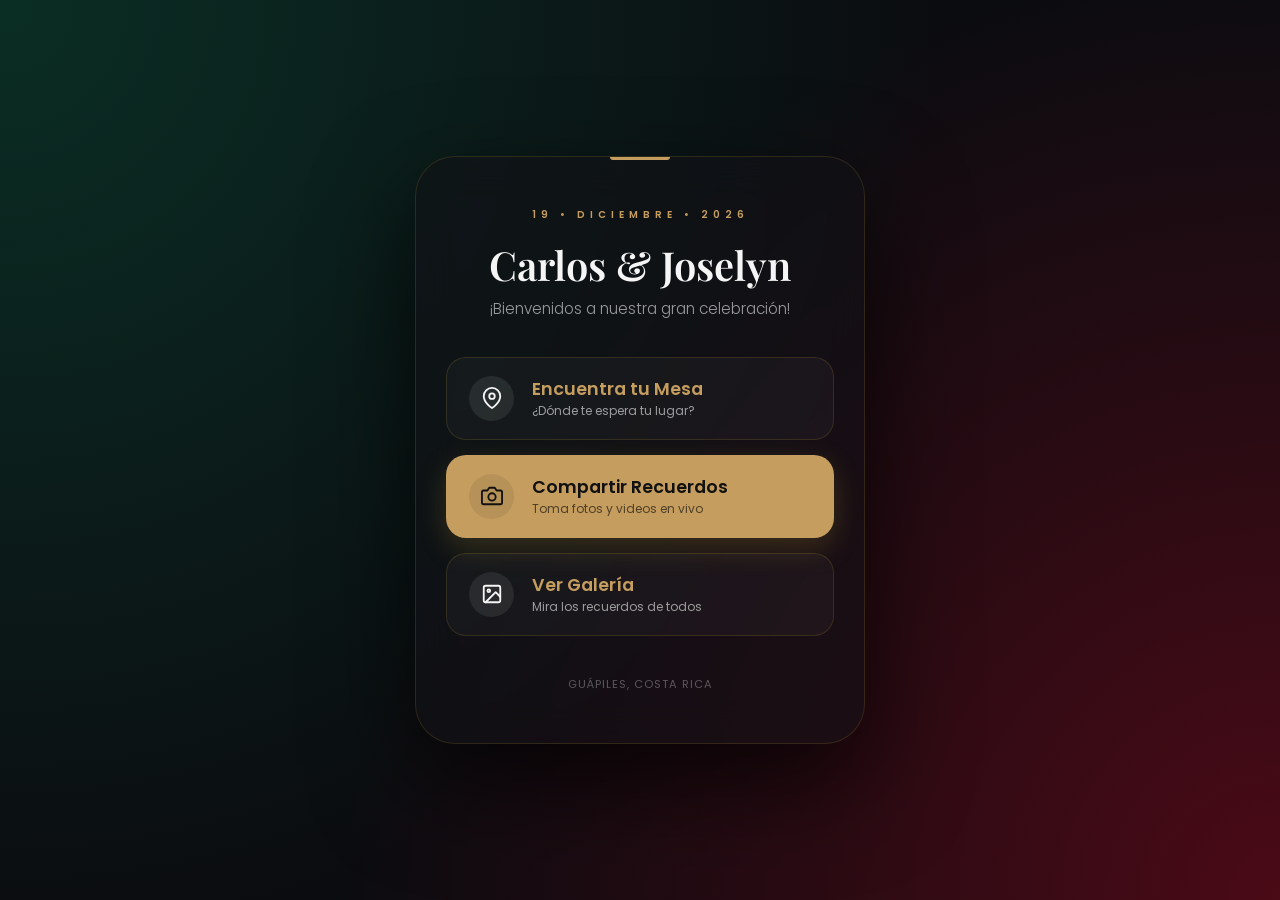
<file: hub.html>
<!DOCTYPE html>
<html lang="es">
<head>
  <meta charset="UTF-8">
  <meta name="viewport" content="width=device-width, initial-scale=1.0, maximum-scale=5.0, viewport-fit=cover">
  <title>Boda • Carlos & Joselyn 💍</title>
  <link href="https://fonts.googleapis.com/css2?family=Playfair+Display:ital,wght@0,600;1,600&family=Poppins:wght@300;400;600&display=swap" rel="stylesheet">
  
  <style>
    :root {
      --gold: #c59d5f;
      --gold-dark: #a67b45;
      --wine: #4a0a16;
      --jade: #0a2e24;
      --glass: rgba(255, 255, 255, 0.03);
      --border: rgba(212, 175, 55, 0.15);
      --text: #F5F5F5;
      --text-muted: rgba(245, 245, 245, 0.6);
    }

    * { box-sizing: border-box; -webkit-tap-highlight-color: transparent; margin: 0; padding: 0; }

    body {
      font-family: 'Poppins', sans-serif;
      background: radial-gradient(circle at top left, var(--jade) 0%, transparent 60%),
                  radial-gradient(circle at bottom right, var(--wine) 0%, transparent 60%);
      background-color: #0B0C10;
      background-attachment: fixed; color: var(--text);
      min-height: 100vh; display: flex; justify-content: center; align-items: center; 
      padding: 20px; overflow-x: hidden;
    }

    .glass-card {
      background: rgba(18, 18, 22, 0.6); backdrop-filter: blur(20px); -webkit-backdrop-filter: blur(20px);
      border: 1px solid var(--border); border-radius: 40px;
      padding: 50px 30px; text-align: center; max-width: 450px; width: 100%;
      box-shadow: 0 40px 100px rgba(0,0,0,0.7);
      position: relative;
    }

    .glass-card::before {
      content: ""; position: absolute; top: 0; left: 50%; transform: translateX(-50%);
      width: 60px; height: 3px; background: var(--gold); border-radius: 0 0 10px 10px;
    }

    .date-badge { 
      font-size: 10px; letter-spacing: 5px; text-transform: uppercase; 
      color: var(--gold); margin-bottom: 20px; display: block; font-weight: 600;
    }

    h1 { font-family: 'Playfair Display', serif; font-size: 2.5rem; color: var(--text); margin: 0 0 10px; font-weight: 600; line-height: 1.1; }
    
    .welcome-text { font-size: 0.95rem; font-weight: 300; line-height: 1.6; color: var(--text-muted); margin-bottom: 35px; }

    .menu-container { display: flex; flex-direction: column; gap: 15px; }

    .menu-btn {
      display: flex; align-items: center; justify-content: flex-start; gap: 18px;
      padding: 18px 22px; border-radius: 20px; text-decoration: none;
      transition: all 0.3s ease; cursor: pointer; text-align: left;
      border: 1px solid transparent;
    }

    .btn-primary { background: var(--gold); color: #111; box-shadow: 0 10px 30px rgba(212, 175, 55, 0.2); }
    .btn-primary .btn-title { font-weight: 600; font-size: 1.1rem; color: #111; }
    .btn-primary .btn-sub { font-size: 0.75rem; color: rgba(0,0,0,0.6); }
    .btn-primary:active { transform: scale(0.97); background: var(--gold-dark); }

    .btn-secondary { background: var(--glass); border: 1px solid var(--border); color: var(--text); }
    .btn-secondary .btn-title { font-weight: 600; font-size: 1.1rem; color: var(--gold); }
    .btn-secondary .btn-sub { font-size: 0.75rem; color: var(--text-muted); }
    .btn-secondary:active { transform: scale(0.97); background: rgba(212, 175, 55, 0.05); }

    .icon-wrapper { width: 45px; height: 45px; border-radius: 50%; display: flex; align-items: center; justify-content: center; flex-shrink: 0; background: rgba(255,255,255,0.08); }
    .btn-primary .icon-wrapper { background: rgba(0,0,0,0.08); }

    .btn-content { display: flex; flex-direction: column; }
    .footer-text { margin-top: 40px; font-size: 0.7rem; color: rgba(255,255,255,0.3); letter-spacing: 1px; text-transform: uppercase; }
  </style>
</head>
<body>

  <div class="glass-card">
    <span class="date-badge">19 • Diciembre • 2026</span>
    <h1>Carlos & Joselyn</h1>
    <p class="welcome-text">¡Bienvenidos a nuestra gran celebración!</p>

    <div class="menu-container">
      
      <a href="mimesa.html" class="menu-btn btn-secondary">
        <div class="icon-wrapper">
          <svg viewBox="0 0 24 24" fill="none" stroke="currentColor" stroke-width="2" stroke-linecap="round" stroke-linejoin="round" width="22"><path d="M21 10c0 7-9 13-9 13s-9-6-9-13a9 9 0 0 1 18 0z"></path><circle cx="12" cy="10" r="3"></circle></svg>
        </div>
        <div class="btn-content">
          <span class="btn-title">Encuentra tu Mesa</span>
          <span class="btn-sub">¿Dónde te espera tu lugar?</span>
        </div>
      </a>

      <a href="index.html" class="menu-btn btn-primary">
        <div class="icon-wrapper">
          <svg viewBox="0 0 24 24" fill="none" stroke="currentColor" stroke-width="2" stroke-linecap="round" stroke-linejoin="round" width="22"><path d="M23 19a2 2 0 0 1-2 2H3a2 2 0 0 1-2-2V8a2 2 0 0 1 2-2h4l2-3h6l2 3h4a2 2 0 0 1 2 2z"></path><circle cx="12" cy="13" r="4"></circle></svg>
        </div>
        <div class="btn-content">
          <span class="btn-title">Compartir Recuerdos</span>
          <span class="btn-sub">Toma fotos y videos en vivo</span>
        </div>
      </a>

      <a href="admin.html" class="menu-btn btn-secondary">
        <div class="icon-wrapper">
          <svg viewBox="0 0 24 24" fill="none" stroke="currentColor" stroke-width="2" stroke-linecap="round" stroke-linejoin="round" width="22"><rect x="3" y="3" width="18" height="18" rx="2" ry="2"></rect><circle cx="8.5" cy="8.5" r="1.5"></circle><polyline points="21 15 16 10 5 21"></polyline></svg>
        </div>
        <div class="btn-content">
          <span class="btn-title">Ver Galería</span>
          <span class="btn-sub">Mira los recuerdos de todos</span>
        </div>
      </a>

    </div>

    <div class="footer-text">Guápiles, Costa Rica</div>
  </div>

</body>
</html>
</file>
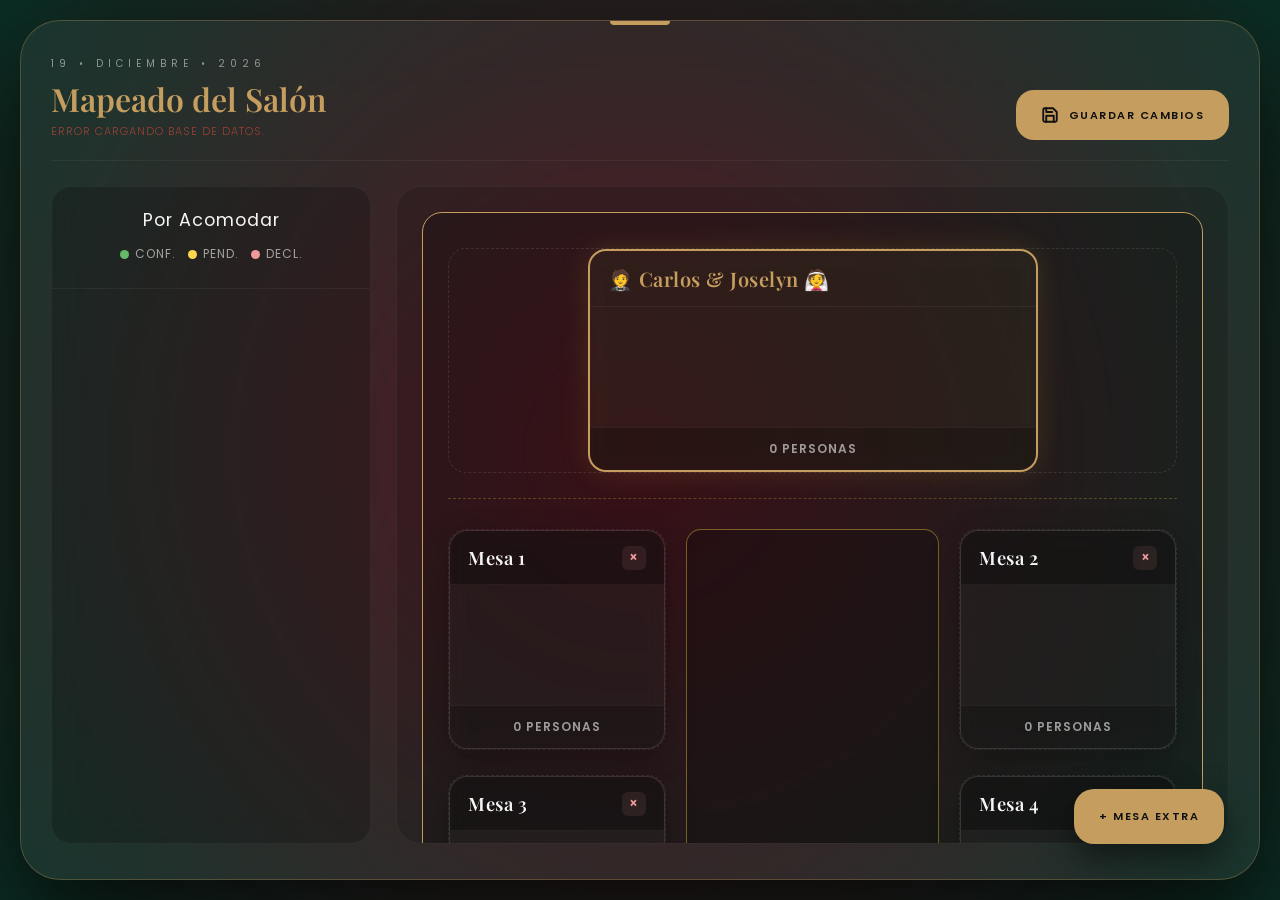
<file: mesas.html>
<!DOCTYPE html>
<html lang="es">
<head>
  <meta charset="UTF-8">
  <meta name="viewport" content="width=device-width, initial-scale=1.0, user-scalable=no">
  <title>Plano del Salón • Carlos & Joselyn</title>
  <link href="https://fonts.googleapis.com/css2?family=Playfair+Display:ital,wght@0,600;1,600&family=Poppins:wght@300;400;600&display=swap" rel="stylesheet">
  
  <style>
    :root {
      --gold: #c59d5f;
      --gold-dark: #a67b45;
      --wine: #4a0a16;
      --jade: #0a2e24;
      --glass: rgba(255, 255, 255, 0.05);
      --border: rgba(197, 157, 95, 0.3);
      --text: #F5F5F5;
      --text-muted: rgba(245, 245, 245, 0.6);

      --status-conf: #66BB6A; 
      --status-pend: #FFD54F; 
      --status-decl: #EF9A9A; 
    }

    * { box-sizing: border-box; margin: 0; padding: 0; font-family: 'Poppins', sans-serif; -webkit-tap-highlight-color: transparent; }
    
    body {
      background: radial-gradient(circle at center, var(--wine) 0%, var(--jade) 100%);
      background-attachment: fixed; color: var(--text); 
      min-height: 100vh; display: flex; justify-content: center; align-items: center; 
      padding: 20px; overflow: hidden; 
    }

    .glass-card {
      background: var(--glass); backdrop-filter: blur(30px); -webkit-backdrop-filter: blur(30px);
      border: 1px solid var(--border); border-radius: 40px;
      padding: 35px 30px; display: flex; flex-direction: column;
      width: 100%; max-width: 1400px; height: calc(100vh - 40px);
      box-shadow: 0 40px 100px rgba(0,0,0,0.7); position: relative;
    }

    .glass-card::before {
      content: ""; position: absolute; top: 0; left: 50%; transform: translateX(-50%);
      width: 60px; height: 4px; background: var(--gold); border-radius: 0 0 10px 10px;
    }

    .card-header {
      display: flex; justify-content: space-between; align-items: flex-end;
      margin-bottom: 25px; padding-bottom: 20px; border-bottom: 1px solid rgba(255,255,255,0.05);
      flex-shrink: 0;
    }
    
    .header-text { text-align: left; }
    .date-badge { font-size: 10px; letter-spacing: 5px; text-transform: uppercase; color: rgba(255,255,255,0.5); display: block; margin-bottom: 8px; }
    h1 { font-family: 'Playfair Display', serif; font-size: 32px; color: var(--gold); margin: 0; font-weight: 600; line-height: 1.2; }
    #connection-status { font-size: 11px; opacity: 0.6; letter-spacing: 1px; font-weight: 300; margin-top: 5px; text-transform: uppercase;}

    .btn-action {
      display: inline-flex; align-items: center; justify-content: center; gap: 10px;
      height: 50px; padding: 0 25px; border-radius: 18px; font-weight: 600; text-transform: uppercase;
      cursor: pointer; border: none; transition: all 0.3s ease;
      font-size: 11px; letter-spacing: 1.5px; color: white;
    }
    .btn-primary { background: var(--gold); color: #111; }
    .btn-primary:active { background: var(--gold-dark); transform: scale(0.97); }

    .btn-add-table {
      position: absolute; bottom: 35px; right: 35px;
      background: var(--gold); color: #111; height: 55px; padding: 0 25px;
      border-radius: 20px; font-weight: 600; text-transform: uppercase;
      font-size: 11px; letter-spacing: 1.5px; border: none;
      box-shadow: 0 15px 35px rgba(0,0,0,0.5); transition: 0.3s; z-index: 100; cursor: pointer;
    }
    .btn-add-table:hover { transform: scale(1.05) translateY(-2px); box-shadow: 0 20px 45px rgba(0,0,0,0.6); }

    .dashboard-body { display: flex; flex: 1; gap: 25px; min-height: 0; }

    .sidebar {
      width: 320px; background: rgba(0,0,0,0.2);
      border: 1px solid rgba(255,255,255,0.05); border-radius: 20px; display: flex; flex-direction: column;
      flex-shrink: 0; transition: border-color 0.3s ease;
    }
    .sidebar.target-zone-active { border: 2px dashed var(--gold); }
    
    .sidebar-header { padding: 20px; border-bottom: 1px solid rgba(255,255,255,0.05); text-align: center; }
    .sidebar-header h3 { color: var(--text); font-size: 1.1rem; margin-bottom: 12px; font-weight: 400; letter-spacing: 1px;}

    .legend { display: flex; justify-content: center; gap: 12px; font-size: 0.75rem; color: var(--text-muted); margin-bottom: 5px; text-transform: uppercase; letter-spacing: 1px;}
    .legend-item { display: flex; align-items: center; gap: 6px; }
    .dot { width: 9px; height: 9px; border-radius: 50%; }
    
    .guest-list { flex: 1; padding: 15px; overflow-y: auto; display: flex; flex-direction: column; gap: 8px; cursor: pointer; }

    .guest {
      background: rgba(255,255,255,0.03); padding: 12px 18px; border-radius: 12px;
      border: 1px solid rgba(255,255,255,0.05); font-size: 0.85rem;
      transition: all 0.2s ease; display: flex; justify-content: space-between; align-items: center;
      border-left: 4px solid transparent; width: 100%; cursor: pointer; user-select: none;
    }
    .guest-info { display: flex; flex-direction: column; pointer-events: none;}
    .guest-name { font-weight: 600; color: var(--text); }
    .guest-passes { font-size: 0.7rem; color: var(--text-muted); letter-spacing: 0.5px; }

    .guest.status-confirmado { border-left-color: var(--status-conf); background: rgba(102, 187, 106, 0.05); }
    .guest.status-pendiente { border-left-color: var(--status-pend); background: rgba(255, 213, 79, 0.05); }
    .guest.status-declinado { border-left-color: var(--status-decl); opacity: 0.4; text-decoration: line-through; cursor: not-allowed; }
    
    .guest.selected {
      background: var(--gold) !important;
      color: #111 !important;
      transform: scale(1.02);
      box-shadow: 0 0 15px rgba(197, 157, 95, 0.6);
      border-color: #fff !important;
    }
    .guest.selected .guest-name, .guest.selected .guest-passes { color: #111 !important; }

    .main-area {
      flex: 1; border-radius: 25px; padding: 25px;
      overflow-y: auto; background: rgba(0,0,0,0.15); border: 1px solid rgba(255,255,255,0.05);
      position: relative;
    }

    .room-layout {
      width: 100%; max-width: 1100px; margin: 0 auto; 
      background: rgba(0, 0, 0, 0.2); border: 1px solid var(--gold); 
      border-radius: 20px; padding: 35px 25px;
      display: flex; flex-direction: column; gap: 30px; position: relative; 
    }

    .top-stage { width: 100%; display: flex; justify-content: center; padding-bottom: 25px; border-bottom: 1px dashed rgba(212, 175, 55, 0.3); }

    .floor-grid { display: flex; justify-content: space-between; align-items: stretch; gap: 20px; }
    .side-zone { display: flex; flex-direction: column; gap: 25px; width: 30%; }

    .dance-floor-area {
      width: 35%; border: 1px solid rgba(212, 175, 55, 0.5); border-radius: 15px; 
      background: rgba(10, 10, 12, 0.3); color: var(--text-muted); 
      letter-spacing: 2px; font-weight: 400; font-size: 0.9rem;
      display: flex; align-items: center; justify-content: center; text-align: center;
      min-height: 480px;
    }

    .extra-area { width: 100%; max-width: 1100px; margin: 25px auto 0 auto; display: flex; flex-wrap: wrap; gap: 20px; justify-content: center; }

    .table-slot { width: 100%; min-height: 180px; border: 1px dashed rgba(255, 255, 255, 0.1); border-radius: 18px; display: flex; justify-content: center; align-items: center; transition: all 0.3s ease; position: relative; }
    .extra-area .table-slot { width: calc(33.333% - 14px); min-width: 250px; }

    .table-card {
      width: 100%; background: rgba(255,255,255,0.02); backdrop-filter: blur(10px); -webkit-backdrop-filter: blur(10px);
      border: 1px solid rgba(255,255,255,0.1); border-radius: 18px; 
      display: flex; flex-direction: column; box-shadow: 0 8px 30px rgba(0,0,0,0.3); 
      cursor: pointer; transition: border-color 0.2s ease, box-shadow 0.2s ease;
    }
    
    .table-card.target-zone-active {
      border-color: var(--gold);
      box-shadow: 0 0 15px rgba(197, 157, 95, 0.3);
    }
    
    #card-mesa-novios { width: 100%; max-width: 450px; border: 2px solid var(--gold); background: rgba(212, 175, 55, 0.05); box-shadow: 0 0 30px rgba(212, 175, 55, 0.15); }
    #card-mesa-novios .table-header { cursor: default; touch-action: auto; background: transparent; } 
    #card-mesa-novios .table-header input { color: var(--gold); font-size: 1.25rem; font-weight: 600;}

    .table-header {
      background: rgba(0, 0, 0, 0.3); padding: 14px 18px; border-radius: 18px 18px 0 0;
      border-bottom: 1px solid rgba(255,255,255,0.05); display: flex; justify-content: space-between; align-items: center;
      touch-action: none; user-select: none;
    }
    
    .table-header input { background: transparent; border: none; color: var(--text); font-family: 'Playfair Display', serif; font-size: 1.15rem; font-weight: 600; width: 60%; outline: none; pointer-events: auto; letter-spacing: 0.5px; }
    
    .table-controls { display: flex; align-items: center; gap: 6px; font-size: 0.8rem; color: var(--text-muted); }
    .btn-delete { background: rgba(239, 154, 154, 0.1); border: none; color: var(--status-decl); width: 24px; height: 24px; border-radius: 6px; cursor: pointer; font-weight: 600; transition: 0.2s; }
    .btn-delete:hover { background: var(--status-decl); color: #111; }

    .table-seats { padding: 10px 15px; min-height: 120px; max-height: 250px; overflow-y: auto; display: flex; flex-direction: column; gap: 6px; }
    .table-seats .guest { padding: 8px 12px; font-size: 0.78rem; border-radius: 8px; border-left-width: 3px; box-shadow: none; border-color: transparent; }

    .seat-count { 
      text-align: center; padding: 12px; font-size: 0.75rem; font-weight: 600; 
      color: var(--text-muted); border-top: 1px solid rgba(255,255,255,0.05); background: rgba(0,0,0,0.2);
      border-radius: 0 0 18px 18px; letter-spacing: 1px; text-transform: uppercase;
    }

    .loader { border: 3px solid rgba(255,255,255,0.1); border-top: 3px solid var(--gold); border-radius: 50%; width: 20px; height: 20px; animation: spin 1s linear infinite; margin: 20px auto; }
    @keyframes spin { 0% { transform: rotate(0deg); } 100% { transform: rotate(360deg); } }

    @media (max-width: 800px) {
      body { padding: 10px; }
      .glass-card { border-radius: 30px; padding: 25px 20px; height: calc(100vh - 20px); }
      .dashboard-body { flex-direction: column; }
      .sidebar { width: 100%; max-height: 250px; }
      .btn-add-table { right: 20px; bottom: 20px; }
    }
  </style>
</head>
<body>

<div class="glass-card">
  
  <div class="card-header">
    <div class="header-text">
      <span class="date-badge">19 • Diciembre • 2026</span>
      <h1>Mapeado del Salón</h1>
      <div id="connection-status">Sincronizando base de datos...</div>
    </div>
    
    <button class="btn-action btn-primary" id="btn-save-layout" onclick="saveLayout()">
      <svg width="18" height="18" viewBox="0 0 24 24" fill="none" stroke="currentColor" stroke-width="2.5" stroke-linecap="round" stroke-linejoin="round"><path d="M19 21H5a2 2 0 0 1-2-2V5a2 2 0 0 1 2-2h11l5 5v11a2 2 0 0 1-2 2z"/><polyline points="17 21 17 13 7 13 7 21"/><polyline points="7 3 7 8 15 8"/></svg>
      Guardar Cambios
    </button>
  </div>

  <div class="dashboard-body">
    
    <div class="sidebar" id="sidebar-container" onclick="handleZoneClick(event, 'unseated-guests')">
      <div class="sidebar-header">
        <h3>Por Acomodar</h3>
        <div class="legend">
          <div class="legend-item"><div class="dot" style="background:var(--status-conf)"></div> Conf.</div>
          <div class="legend-item"><div class="dot" style="background:var(--status-pend)"></div> Pend.</div>
          <div class="legend-item"><div class="dot" style="background:var(--status-decl)"></div> Decl.</div>
        </div>
      </div>
      <div class="guest-list" id="unseated-guests">
        <div class="loader" id="loading-guests"></div>
      </div>
    </div>

    <div class="main-area" id="scroll-container">
      <div class="room-layout">
        
        <div class="top-stage" id="stage-area">
            <div class="table-slot fixed-slot" id="slot-novios"></div>
        </div>

        <div class="floor-grid">
          <!-- Columna Izquierda: Mesas 1, 3, 5, 7 -->
          <div class="side-zone" id="left-tables">
              <div class="table-slot fixed-slot" id="slot-mesa-1"></div>
              <div class="table-slot fixed-slot" id="slot-mesa-3"></div>
              <div class="table-slot fixed-slot" id="slot-mesa-5"></div>
              <div class="table-slot fixed-slot" id="slot-mesa-7"></div>
          </div>
          <div class="dance-floor-area"><span>PISTA DE BAILE</span></div>
          <!-- Columna Derecha: Mesas 2, 4, 6, 8 -->
          <div class="side-zone" id="right-tables">
              <div class="table-slot fixed-slot" id="slot-mesa-2"></div>
              <div class="table-slot fixed-slot" id="slot-mesa-4"></div>
              <div class="table-slot fixed-slot" id="slot-mesa-6"></div>
              <div class="table-slot fixed-slot" id="slot-mesa-8"></div>
          </div>
        </div>
      </div>
      
      <div class="extra-area" id="extra-tables"></div>
    </div>

  </div>

  <button class="btn-add-table" onclick="addTable()">+ Mesa Extra</button>

</div>

<script>
  const SUPABASE_URL = 'https://kuwtppqumrhdnveaocgt.supabase.co';
  const SUPABASE_KEY = 'eyJhbGciOiJIUzI1NiIsInR5cCI6IkpXVCJ9.eyJpc3MiOiJzdXBhYmFzZSIsInJlZiI6Imt1d3RwcHF1bXJoZG52ZWFvY2d0Iiwicm9sZSI6ImFub24iLCJpYXQiOjE3NzQ5MDU1ODUsImV4cCI6MjA5MDQ4MTU4NX0.jj5QIOAQ4RVSMRm_syaMXvaIURoqJD2KerOhr848WSw';

  let tableCount = 8;
  let selectedGuest = null;

  function createTableHTML(name, tableId, slotId) {
    const isNovios = tableId === 'mesa-novios';
    const hideDelete = isNovios ? 'style="display:none;"' : '';
    
    const tableHTML = `
      <div class="table-card" id="card-${tableId}" onclick="handleZoneClick(event, 'seats-${tableId}')">
        <div class="table-header">
          <input type="text" value="${name}" id="name-${tableId}" ${isNovios ? 'readonly' : ''} onclick="event.stopPropagation()">
          <div class="table-controls">
            <button class="btn-delete" ${hideDelete} onclick="event.stopPropagation(); removeTable('${tableId}')" title="Eliminar Mesa">×</button>
          </div>
        </div>
        <div class="table-seats" id="seats-${tableId}"></div>
        <div class="seat-count" id="count-${tableId}">0 personas</div>
      </div>
    `;

    let targetSlot = document.getElementById(slotId);
    if (!targetSlot) {
        const extraHTML = `<div class="table-slot" id="${slotId}"></div>`;
        document.getElementById('extra-tables').insertAdjacentHTML('beforeend', extraHTML);
        targetSlot = document.getElementById(slotId);
    }

    targetSlot.innerHTML = tableHTML;
  }

  function initFloorPlan() {
    // Mesa de novios arriba
    document.getElementById('slot-novios').innerHTML = '';
    createTableHTML('🤵 Carlos & Joselyn 👰', 'mesa-novios', 'slot-novios');

    // Columna Izquierda: 1, 3, 5, 7
    [1, 3, 5, 7].forEach(num => {
      createTableHTML(`Mesa ${num}`, `mesa-${num}`, `slot-mesa-${num}`);
    });

    // Columna Derecha: 2, 4, 6, 8
    [2, 4, 6, 8].forEach(num => {
      createTableHTML(`Mesa ${num}`, `mesa-${num}`, `slot-mesa-${num}`);
    });

    tableCount = 8; 
  }

  function addTable() {
    tableCount++;
    const newId = `mesa-${tableCount}`;
    createTableHTML(`Mesa ${tableCount}`, newId, `slot-extra-${tableCount}`);
  }

  function removeTable(tableId) {
    if(tableId === 'mesa-novios') return; 
    if(!confirm("¿Seguro de eliminar esta mesa?")) return;
    
    const tableCard = document.getElementById(`card-${tableId}`);
    const seatsZone = document.getElementById(`seats-${tableId}`);
    const unseatedZone = document.getElementById('unseated-guests');
    const slot = tableCard.parentElement; 
    
    const guests = seatsZone.querySelectorAll('.guest');
    guests.forEach(g => unseatedZone.appendChild(g));
    
    tableCard.remove(); 
    if (!slot.classList.contains('fixed-slot')) slot.remove();
    
    updateAllCounters();
    markUnsavedChanges();
  }

  async function loadAllGuests() {
    const statusText = document.getElementById('connection-status');
    const guestList = document.getElementById('unseated-guests');
    
    try {
      const response = await fetch(`${SUPABASE_URL}/rest/v1/invitados?select=id,nombre,pases,estado,mesa&es_duplicado=is.false`, {
        headers: { 'apikey': SUPABASE_KEY, 'Authorization': `Bearer ${SUPABASE_KEY}` }
      });
      
      if (!response.ok) throw new Error('Error de red');
      
      const invitados = await response.json();
      document.getElementById('loading-guests').style.display = 'none';
      statusText.innerText = `${invitados.length} Registros Sincronizados`;

      invitados.forEach(invitado => {
        const estadoActual = (invitado.estado || "").toLowerCase().trim();
        let statusClass = 'status-pendiente'; 
        let isSelectable = true;

        if (estadoActual === 'confirmado' || estadoActual === 'si') statusClass = 'status-confirmado';
        else if (estadoActual === 'declinado' || estadoActual === 'no') {
            statusClass = 'status-declinado';
            isSelectable = false; 
        }

        const pases = parseInt(invitado.pases) || 1;
        const uniqueId = `guest-${invitado.id}`;
        
        const guestHTML = `
          <div class="guest ${statusClass}" id="${uniqueId}" data-db-id="${invitado.id}" data-passes="${pases}" onclick="handleGuestClick(event, this, ${isSelectable})">
            <div class="guest-info">
              <span class="guest-name">${invitado.nombre}</span>
              <span class="guest-passes">Pases: ${pases}</span>
            </div>
          </div>
        `;

        let targetZone = guestList;
        
        if (invitado.mesa && invitado.mesa.trim() !== '') {
            let tableZone = document.getElementById(`seats-${invitado.mesa}`);
            
            if (!tableZone && invitado.mesa !== 'mesa-novios') {
                let tNum = parseInt(invitado.mesa.replace(/\D/g, ''));
                if(!isNaN(tNum)) {
                    if (tNum > tableCount) tableCount = tNum; 
                    createTableHTML(`Mesa ${tNum}`, `mesa-${tNum}`, `slot-extra-${tNum}`);
                    tableZone = document.getElementById(`seats-${invitado.mesa}`);
                }
            }
            if(tableZone) targetZone = tableZone;
        }

        targetZone.insertAdjacentHTML('beforeend', guestHTML);
      });
      updateAllCounters();
    } catch (error) {
      document.getElementById('loading-guests').style.display = 'none';
      statusText.innerText = "Error cargando base de datos.";
      statusText.style.color = "#e74c3c";
    }
  }

  function handleGuestClick(e, element, isSelectable) {
    e.stopPropagation();
    if (!isSelectable) return;

    if (selectedGuest === element) {
      clearSelection();
    } else {
      clearSelection();
      selectedGuest = element;
      selectedGuest.classList.add('selected');
      highlightTargetZones(true);
    }
  }

  function handleZoneClick(e, zoneId) {
    if (!selectedGuest) return;

    const targetZone = document.getElementById(zoneId);
    if (!targetZone) return;

    if (selectedGuest.parentElement === targetZone) {
      clearSelection();
      return;
    }

    targetZone.appendChild(selectedGuest);
    clearSelection();
    updateAllCounters();
    markUnsavedChanges();
  }

  function clearSelection() {
    if (selectedGuest) {
      selectedGuest.classList.remove('selected');
      selectedGuest = null;
    }
    highlightTargetZones(false);
  }

  function highlightTargetZones(active) {
    const sidebar = document.getElementById('sidebar-container');
    const cards = document.querySelectorAll('.table-card');

    if (active) {
      sidebar.classList.add('target-zone-active');
      cards.forEach(c => c.classList.add('target-zone-active'));
    } else {
      sidebar.classList.remove('target-zone-active');
      cards.forEach(c => c.classList.remove('target-zone-active'));
    }
  }

  function updateCounter(tableId) {
    const seatsZone = document.getElementById(`seats-${tableId}`);
    if(!seatsZone) return;
    
    let currentUsed = 0;
    seatsZone.querySelectorAll('.guest').forEach(g => { currentUsed += parseInt(g.dataset.passes); });
    
    const countDisplay = document.getElementById(`count-${tableId}`);
    countDisplay.innerText = `${currentUsed} persona${currentUsed === 1 ? '' : 's'}`;
    countDisplay.style.color = currentUsed > 0 ? "var(--status-conf)" : "var(--text-muted)";
  }

  function updateAllCounters() {
    updateCounter('mesa-novios');
    document.querySelectorAll('.table-card:not(#card-mesa-novios)').forEach(card => {
       let num = card.id.replace('card-mesa-', '');
       updateCounter(`mesa-${num}`);
    });
  }

  function markUnsavedChanges() {
    const btn = document.getElementById('btn-save-layout');
    btn.style.background = "var(--status-pend)"; 
    btn.style.color = "#111";
    btn.innerHTML = '<svg width="18" height="18" viewBox="0 0 24 24" fill="none" stroke="currentColor" stroke-width="2.5" stroke-linecap="round" stroke-linejoin="round"><path d="M19 21H5a2 2 0 0 1-2-2V5a2 2 0 0 1 2-2h11l5 5v11a2 2 0 0 1-2 2z"/><polyline points="17 21 17 13 7 13 7 21"/><polyline points="7 3 7 8 15 8"/></svg> Guardar Cambios *';
  }

  async function saveLayout() { 
    const btn = document.getElementById('btn-save-layout');
    const originalHTML = btn.innerHTML;
    
    btn.innerHTML = '<div style="width:16px;height:16px;border:2px solid #111;border-top-color:transparent;border-radius:50%;animation:spin 1s linear infinite;"></div> Guardando...';
    btn.style.background = "var(--gold)"; 
    btn.disabled = true;
    
    try {
        const guests = document.querySelectorAll('.guest');
        const updates = [];

        guests.forEach(guest => {
            const dbId = guest.dataset.dbId;
            const parentZone = guest.parentElement.id; 
            let targetMesa = parentZone.startsWith("seats-") ? parentZone.replace("seats-", "") : "";

            updates.push(
                fetch(`${SUPABASE_URL}/rest/v1/invitados?id=eq.${dbId}`, {
                    method: 'PATCH',
                    headers: { 
                      'Content-Type': 'application/json', 
                      'apikey': SUPABASE_KEY, 
                      'Authorization': `Bearer ${SUPABASE_KEY}`, 
                      'Prefer': 'return=minimal' 
                    },
                    body: JSON.stringify({ mesa: targetMesa })
                }).then(async res => {
                    if (!res.ok) {
                        const errText = await res.text();
                        throw new Error(`Error en ID ${dbId}: ${res.status} - ${errText}`);
                    }
                    return res;
                })
            );
        });

        await Promise.all(updates);
        
        btn.innerHTML = '<svg width="18" height="18" viewBox="0 0 24 24" fill="none" stroke="currentColor" stroke-width="2.5" stroke-linecap="round" stroke-linejoin="round"><polyline points="20 6 9 17 4 12"></polyline></svg> ¡Guardado!';
        btn.style.background = "var(--status-conf)";
        
        setTimeout(() => { 
          btn.innerHTML = '<svg width="18" height="18" viewBox="0 0 24 24" fill="none" stroke="currentColor" stroke-width="2.5" stroke-linecap="round" stroke-linejoin="round"><path d="M19 21H5a2 2 0 0 1-2-2V5a2 2 0 0 1 2-2h11l5 5v11a2 2 0 0 1-2 2z"/><polyline points="17 21 17 13 7 13 7 21"/><polyline points="7 3 7 8 15 8"/></svg> Guardar Cambios'; 
          btn.style.background = "var(--gold)";
          btn.disabled = false; 
        }, 3000);

    } catch (error) { 
        console.error("Error al guardar en Supabase:", error);
        alert(`No se pudieron guardar los cambios: ${error.message}`); 
        btn.innerHTML = originalHTML; 
        btn.style.background = "var(--status-decl)"; 
        btn.disabled = false; 
    }
  }

  window.onload = () => {
    initFloorPlan(); 
    loadAllGuests(); 
  };
</script>
</body>
</html>
</file>
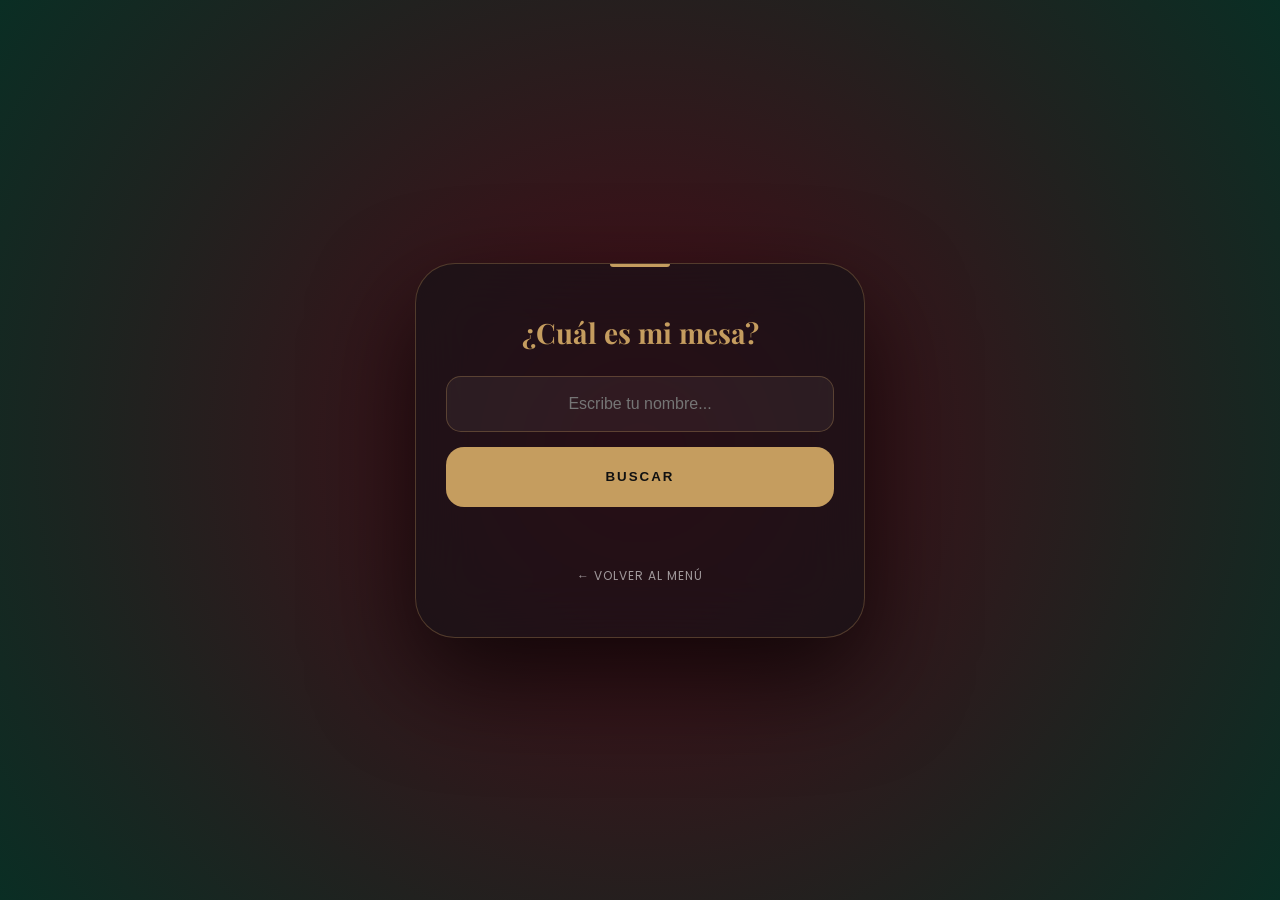
<file: mimesa.html>
<!DOCTYPE html>
<html lang="es">
<head>
  <meta charset="UTF-8">
  <meta name="viewport" content="width=device-width, initial-scale=1.0, maximum-scale=5.0, viewport-fit=cover">
  <title>Mi Mesa • Carlos & Joselyn</title>
  <link href="https://fonts.googleapis.com/css2?family=Playfair+Display:ital,wght@0,600;1,600&family=Poppins:wght@300;400;600&display=swap" rel="stylesheet">
  
  <style>
    :root {
      --gold: #c59d5f;
      --gold-dark: #a67b45;
      --wine: #4a0a16;
      --jade: #0a2e24;
      --glass: rgba(255, 255, 255, 0.05);
      --border: rgba(197, 157, 95, 0.3);
      --text: #F5F5F5;
      --text-muted: rgba(245, 245, 245, 0.6);
    }

    * { box-sizing: border-box; -webkit-tap-highlight-color: transparent; margin: 0; padding: 0; }

    body {
      font-family: 'Poppins', sans-serif;
      background: radial-gradient(circle at center, var(--wine) 0%, var(--jade) 100%);
      background-attachment: fixed; color: var(--text);
      min-height: 100vh; display: flex; justify-content: center; align-items: center; padding: 20px;
    }

    .glass-card {
      background: rgba(18, 18, 22, 0.6); backdrop-filter: blur(30px); -webkit-backdrop-filter: blur(30px);
      border: 1px solid var(--border); border-radius: 40px;
      padding: 50px 30px; text-align: center; max-width: 450px; width: 100%;
      box-shadow: 0 40px 100px rgba(0,0,0,0.7); position: relative;
    }

    .glass-card::before {
      content: ""; position: absolute; top: 0; left: 50%; transform: translateX(-50%);
      width: 60px; height: 3px; background: var(--gold); border-radius: 0 0 10px 10px;
    }

    h1 { font-family: 'Playfair Display', serif; font-size: 28px; color: var(--gold); margin-bottom: 25px; }

    .search-box { margin-bottom: 30px; }

    input[type="text"] {
      width: 100%; background: rgba(255,255,255,0.05); border: 1px solid var(--border);
      border-radius: 15px; padding: 18px; color: white; font-size: 1rem;
      outline: none; transition: 0.3s; text-align: center;
    }
    input[type="text"]:focus { background: rgba(255,255,255,0.1); border-color: var(--gold); }

    .btn-search {
      margin-top: 15px; width: 100%; height: 60px; background: var(--gold);
      border: none; border-radius: 18px; color: #111; font-weight: 600;
      text-transform: uppercase; letter-spacing: 2px; cursor: pointer; transition: 0.3s;
    }
    .btn-search:active { transform: scale(0.97); background: var(--gold-dark); }

    #results { margin-top: 30px; }

    .result-card {
      background: rgba(255,255,255,0.03); border: 1px solid rgba(255,255,255,0.1);
      border-radius: 20px; padding: 25px; animation: fadeIn 0.5s ease;
    }

    .table-number {
      font-family: 'Playfair Display', serif; font-size: 4rem; color: var(--gold);
      line-height: 1; margin: 15px 0; font-weight: 600;
    }

    .guest-option {
      padding: 15px; border-bottom: 1px solid rgba(255,255,255,0.05);
      cursor: pointer; transition: 0.2s;
    }
    .guest-option:last-child { border: none; }
    .guest-option:active { color: var(--gold); background: rgba(255,255,255,0.05); }

    .btn-back {
      display: inline-block; margin-top: 30px; font-size: 0.75rem; color: var(--text-muted);
      text-decoration: none; text-transform: uppercase; letter-spacing: 1px;
    }

    @keyframes fadeIn { from { opacity: 0; transform: translateY(10px); } to { opacity: 1; transform: translateY(0); } }
  </style>
</head>
<body>

  <div class="glass-card">
    <h1>¿Cuál es mi mesa?</h1>
    
    <div class="search-box">
      <input type="text" id="nameInput" placeholder="Escribe tu nombre..." onkeypress="handleKey(event)" autocomplete="off">
      <button class="btn-search" onclick="searchGuest()">Buscar</button>
    </div>

    <div id="results"></div>

    <a href="hub.html" class="btn-back">← Volver al Menú</a>
  </div>

<script>
  const SUPABASE_URL = 'https://kuwtppqumrhdnveaocgt.supabase.co';
  const SUPABASE_KEY = 'eyJhbGciOiJIUzI1NiIsInR5cCI6IkpXVCJ9.eyJpc3MiOiJzdXBhYmFzZSIsInJlZiI6Imt1d3RwcHF1bXJoZG52ZWFvY2d0Iiwicm9sZSI6ImFub24iLCJpYXQiOjE3NzQ5MDU1ODUsImV4cCI6MjA5MDQ4MTU4NX0.jj5QIOAQ4RVSMRm_syaMXvaIURoqJD2KerOhr848WSw';

  function handleKey(e) { if(e.key === 'Enter') searchGuest(); }

  function extraerNombre(nombreCompleto, busqueda) {
    
    // 1. REGLA DE FAMILIA: Si hay un paréntesis, devolvemos todo junto CON las viñetas
    if (nombreCompleto.includes('(') || nombreCompleto.includes(')')) {
        return nombreCompleto.trim();
    }

    // 2. CORTE NORMAL PARA PAREJAS SIN BEBÉ
    let texto = nombreCompleto;
    
    texto = texto.replace(/•/g, '|');
    texto = texto.replace(/\*/g, '|');
    texto = texto.replace(/ y /gi, '|');
    texto = texto.replace(/ e /gi, '|');
    texto = texto.replace(/ & /gi, '|');
    texto = texto.replace(/\&/gi, '|');
    texto = texto.replace(/,/gi, '|');
    texto = texto.replace(/\//gi, '|');
    texto = texto.replace(/ - /gi, '|');
    texto = texto.replace(/ \+ /gi, '|');

    let partes = texto.split('|').map(p => p.trim()).filter(p => p.length > 0);
    let busquedaLimpia = busqueda.toLowerCase().trim();

    for (let i = 0; i < partes.length; i++) {
      let nombreIndividual = partes[i];
      if (nombreIndividual.toLowerCase().includes(busquedaLimpia)) {
          return nombreIndividual;
      }
    }
    
    // Si no lo encuentra, devuelve el nombre sin las viñetas
    return nombreCompleto.replace(/•/g, '').trim();
  }

  async function searchGuest() {
    const query = document.getElementById('nameInput').value.trim();
    const resultsDiv = document.getElementById('results');
    
    if(query.length < 3) {
      alert("Por favor, escribe al menos 3 letras.");
      return;
    }

    resultsDiv.innerHTML = '<div style="opacity:0.6">Buscando en la lista...</div>';

    try {
      const response = await fetch(`${SUPABASE_URL}/rest/v1/invitados?nombre=ilike.*${query}*&es_duplicado=is.false&select=nombre,mesa`, {
        headers: { 'apikey': SUPABASE_KEY, 'Authorization': `Bearer ${SUPABASE_KEY}` }
      });
      
      const data = await response.json();
      resultsDiv.innerHTML = '';

      if(data.length === 0) {
        resultsDiv.innerHTML = '<div style="color:var(--status-decl)">No te encontramos. Intenta con tu nombre o apellido.</div>';
      } else if (data.length === 1) {
        showTable(data[0], query);
      } else {
        resultsDiv.innerHTML = '<div style="margin-bottom:15px; font-size:0.8rem">Varios invitados coinciden. Toca tu nombre:</div>';
        data.forEach(guest => {
          const div = document.createElement('div');
          div.className = 'guest-option';
          
          div.innerText = extraerNombre(guest.nombre, query);
          
          div.onclick = () => showTable(guest, query);
          resultsDiv.appendChild(div);
        });
      }
    } catch (e) { resultsDiv.innerHTML = "Error de conexión."; }
  }

  function showTable(guest, query) {
    const resultsDiv = document.getElementById('results');
    const tableId = guest.mesa || "Pendiente";
    const displayNum = tableId.replace('mesa-', '');
    
    const nombreAMostrar = extraerNombre(guest.nombre, query);
    
    resultsDiv.innerHTML = `
      <div class="result-card">
        <div style="font-size: 0.9rem; opacity: 0.8">¡Hola ${nombreAMostrar}!</div>
        <div style="margin-top: 10px; font-size: 0.8rem; text-transform: uppercase; letter-spacing: 2px;">Tu Mesa es:</div>
        <div class="table-number">${displayNum}</div>
        <div style="font-size: 0.7rem; color: var(--gold); opacity: 0.7;">¡Disfruta la celebración!</div>
      </div>
    `;
  }
</script>
</body>
</html>
</file>
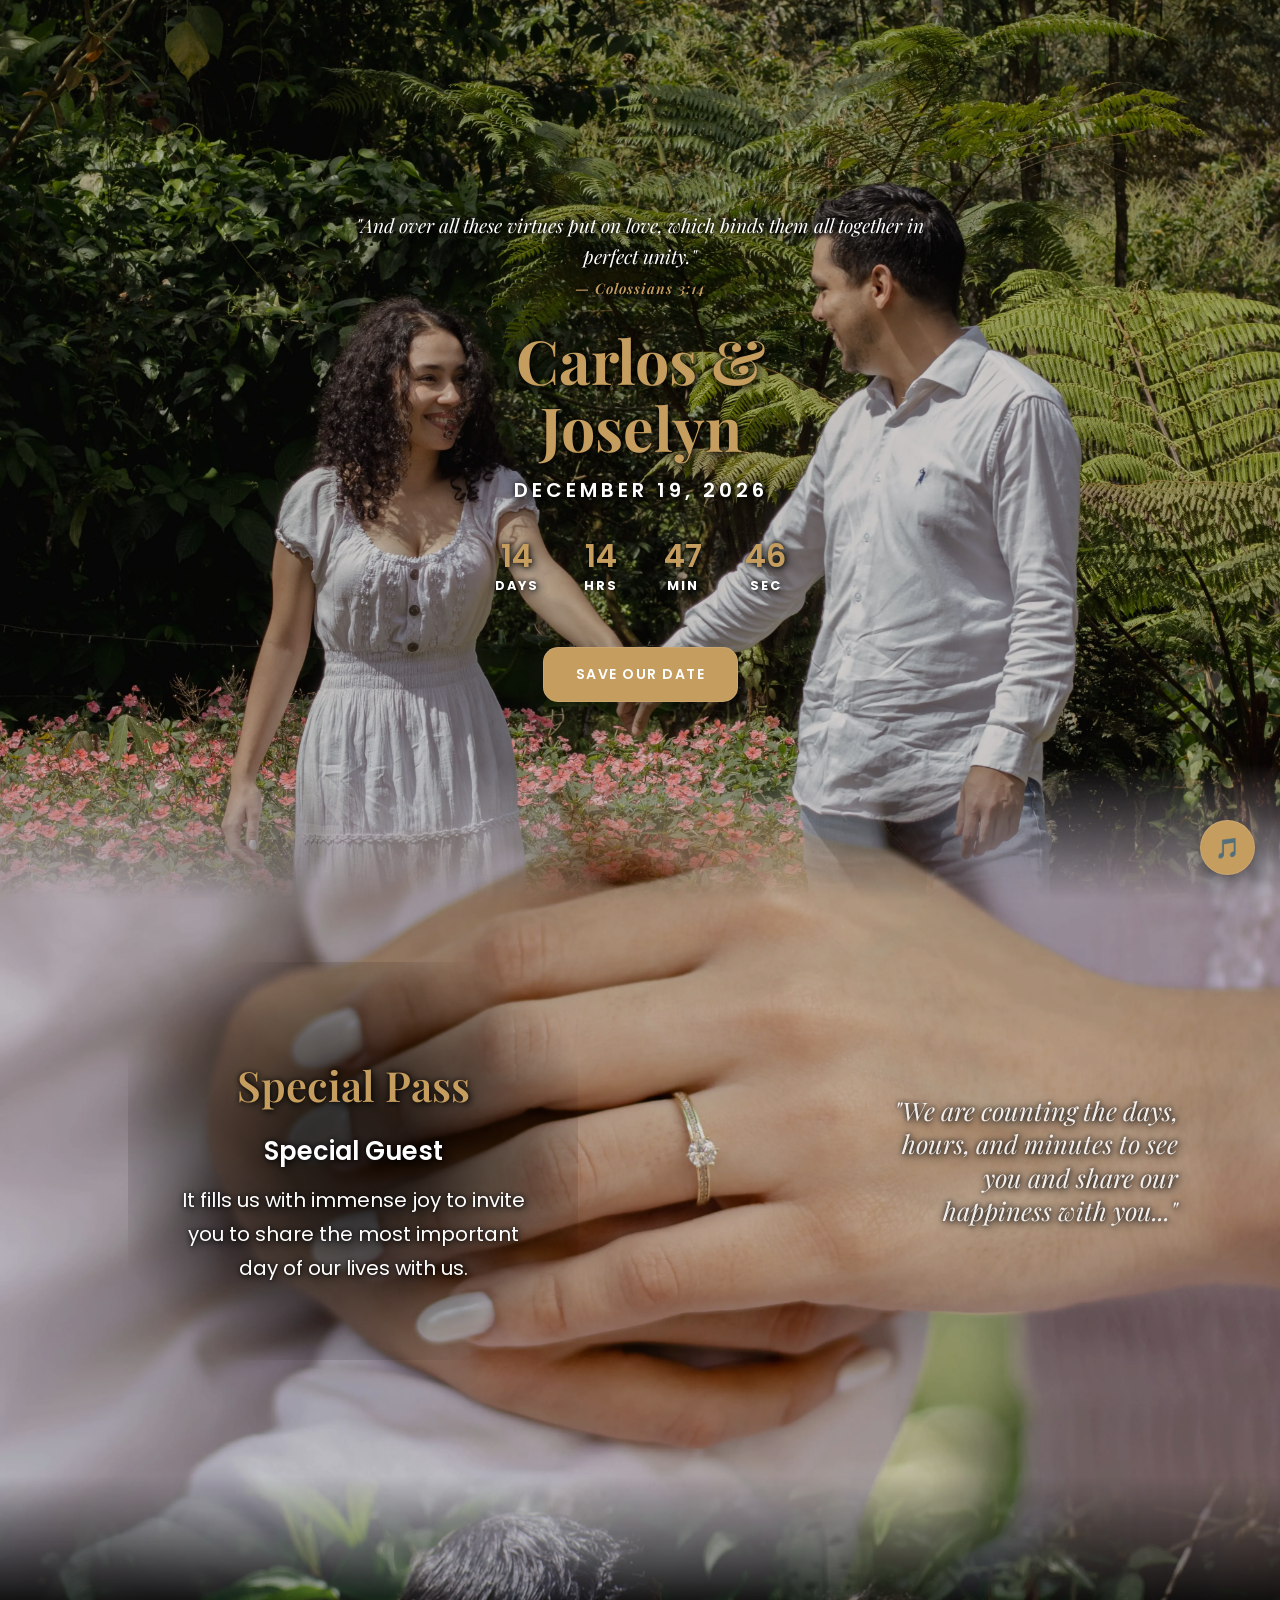
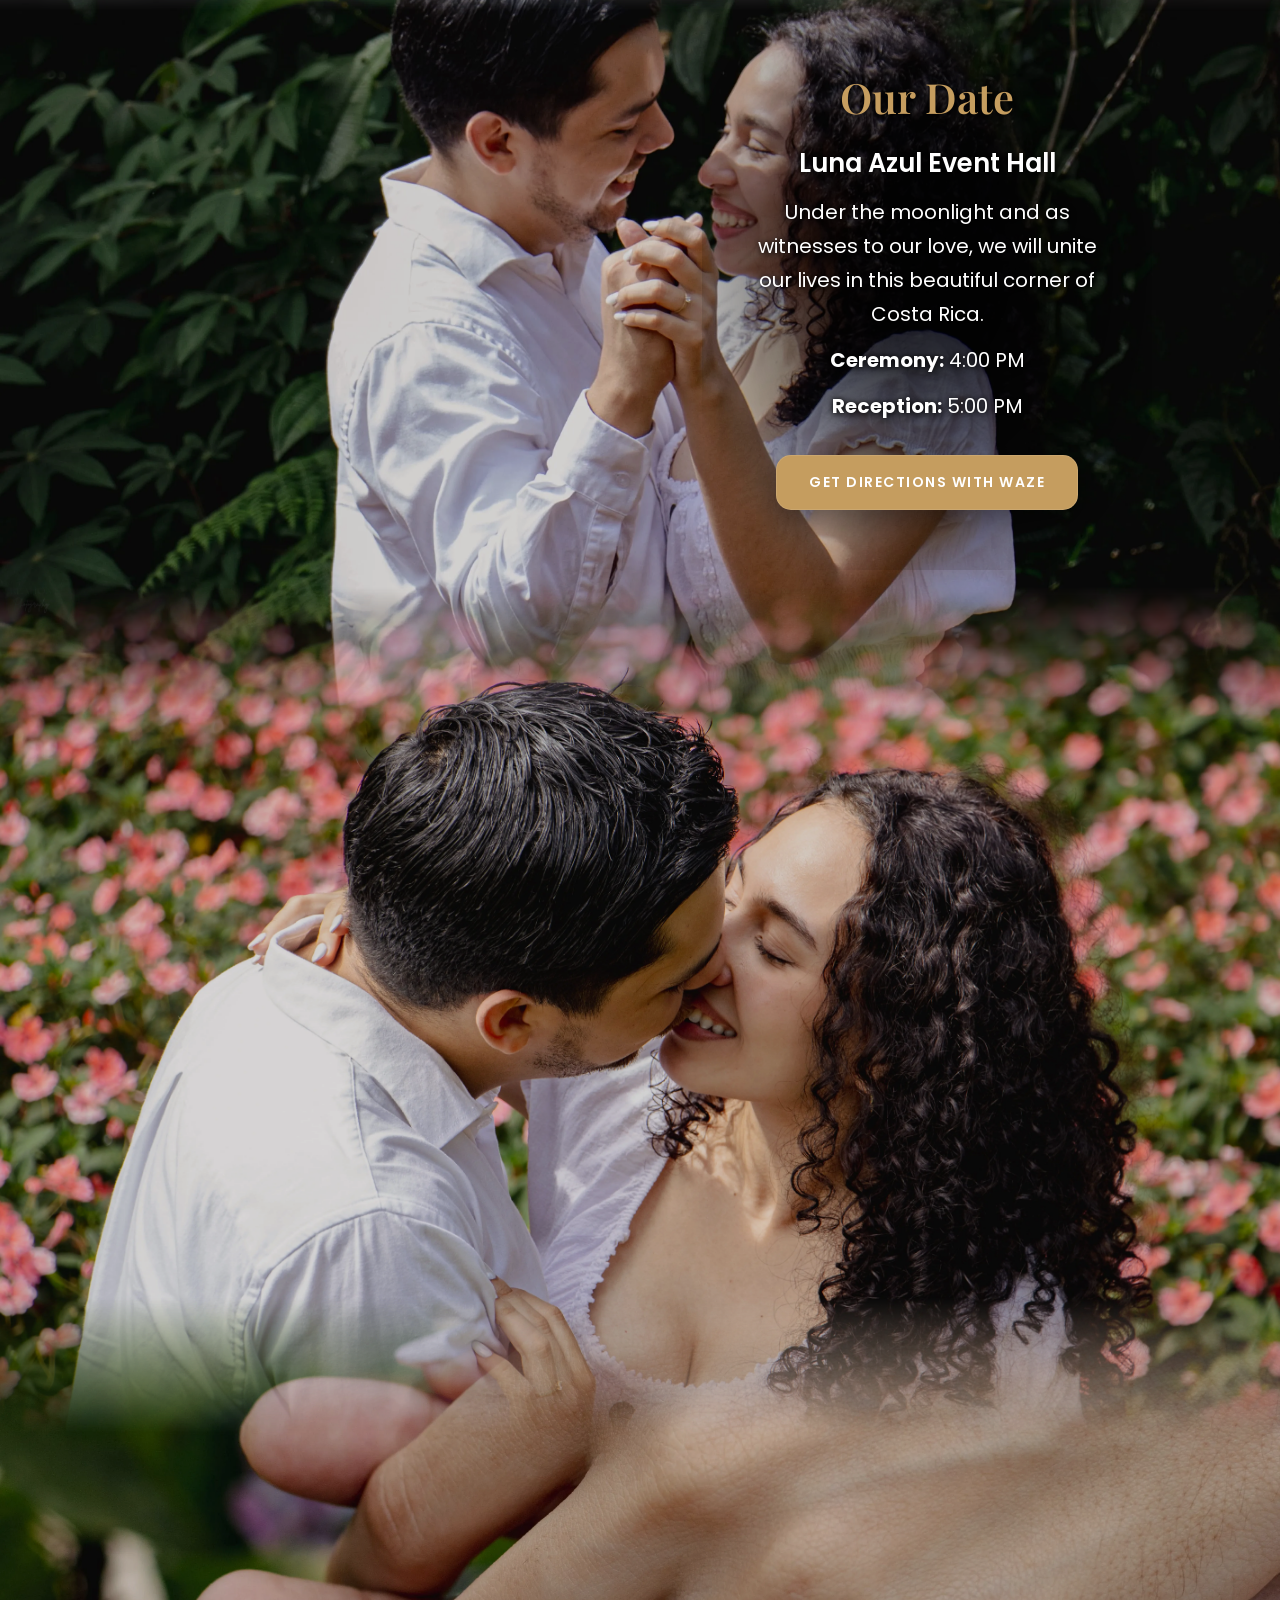
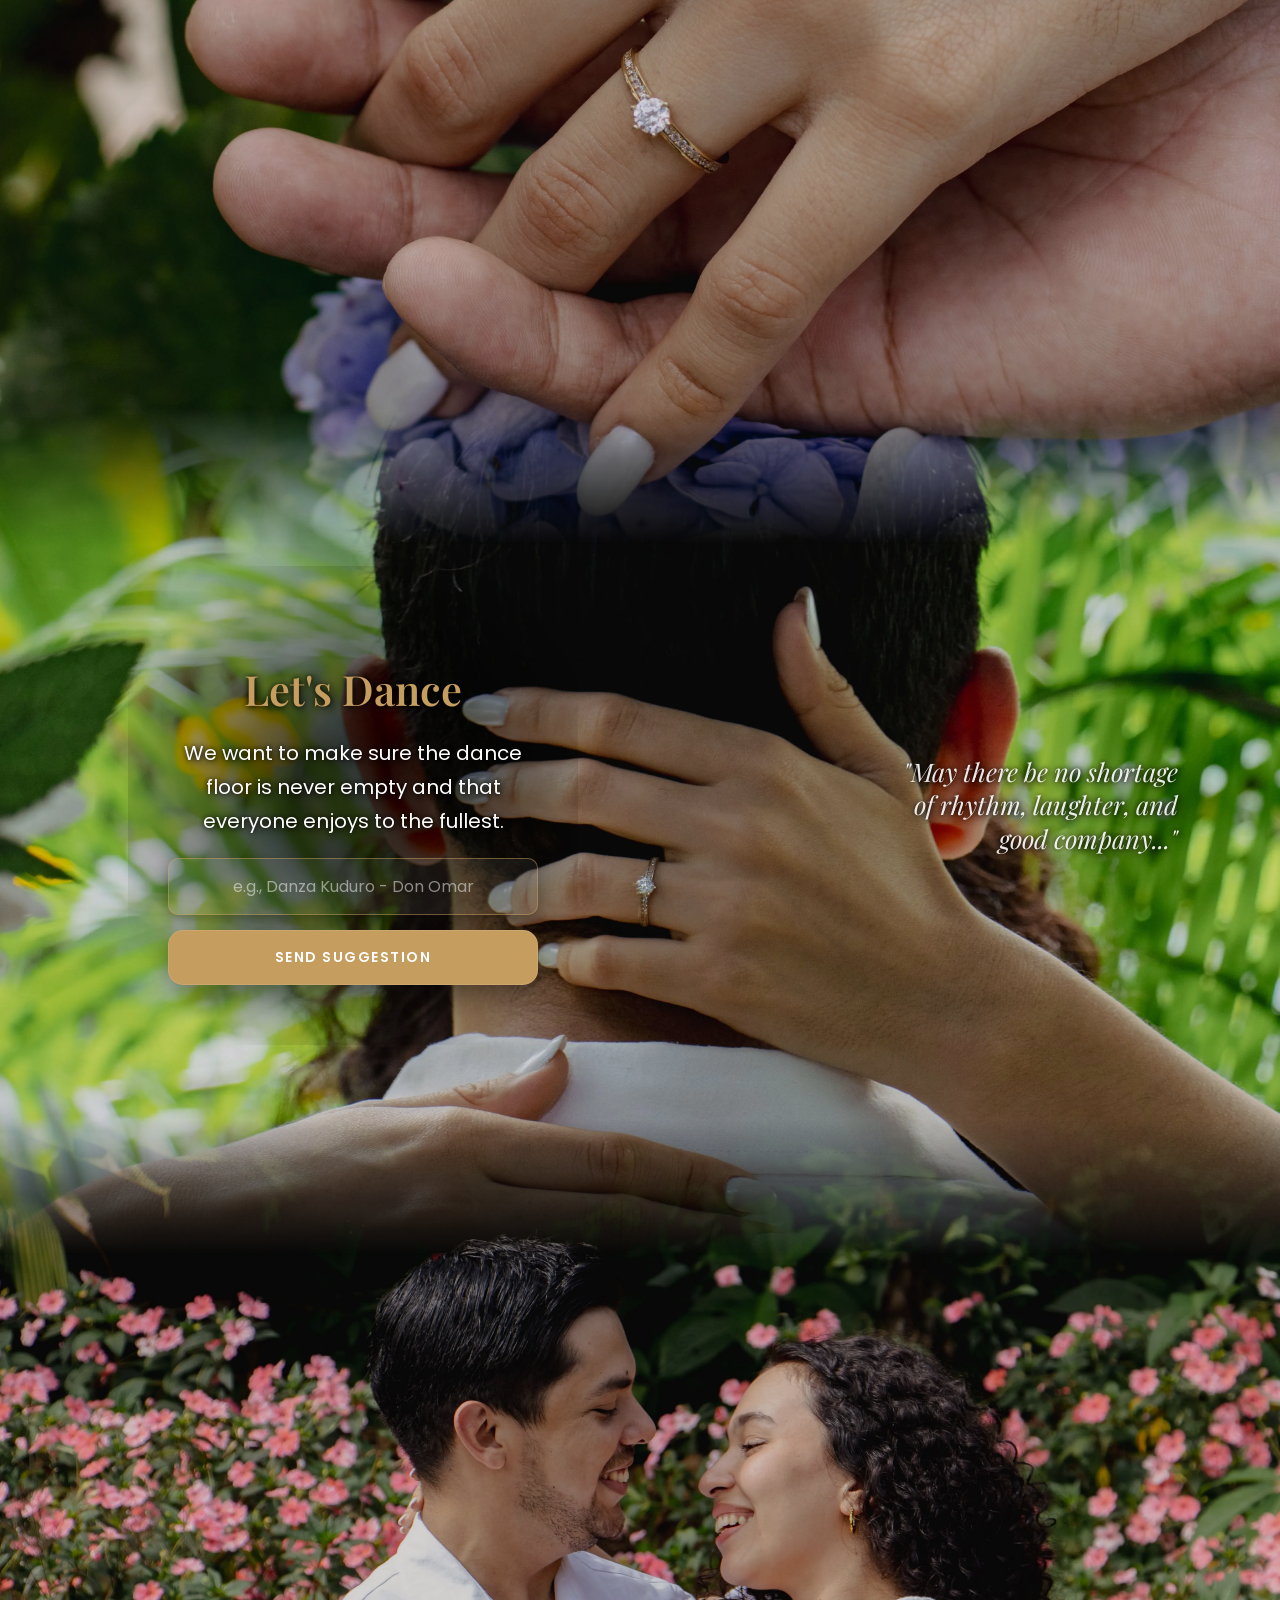
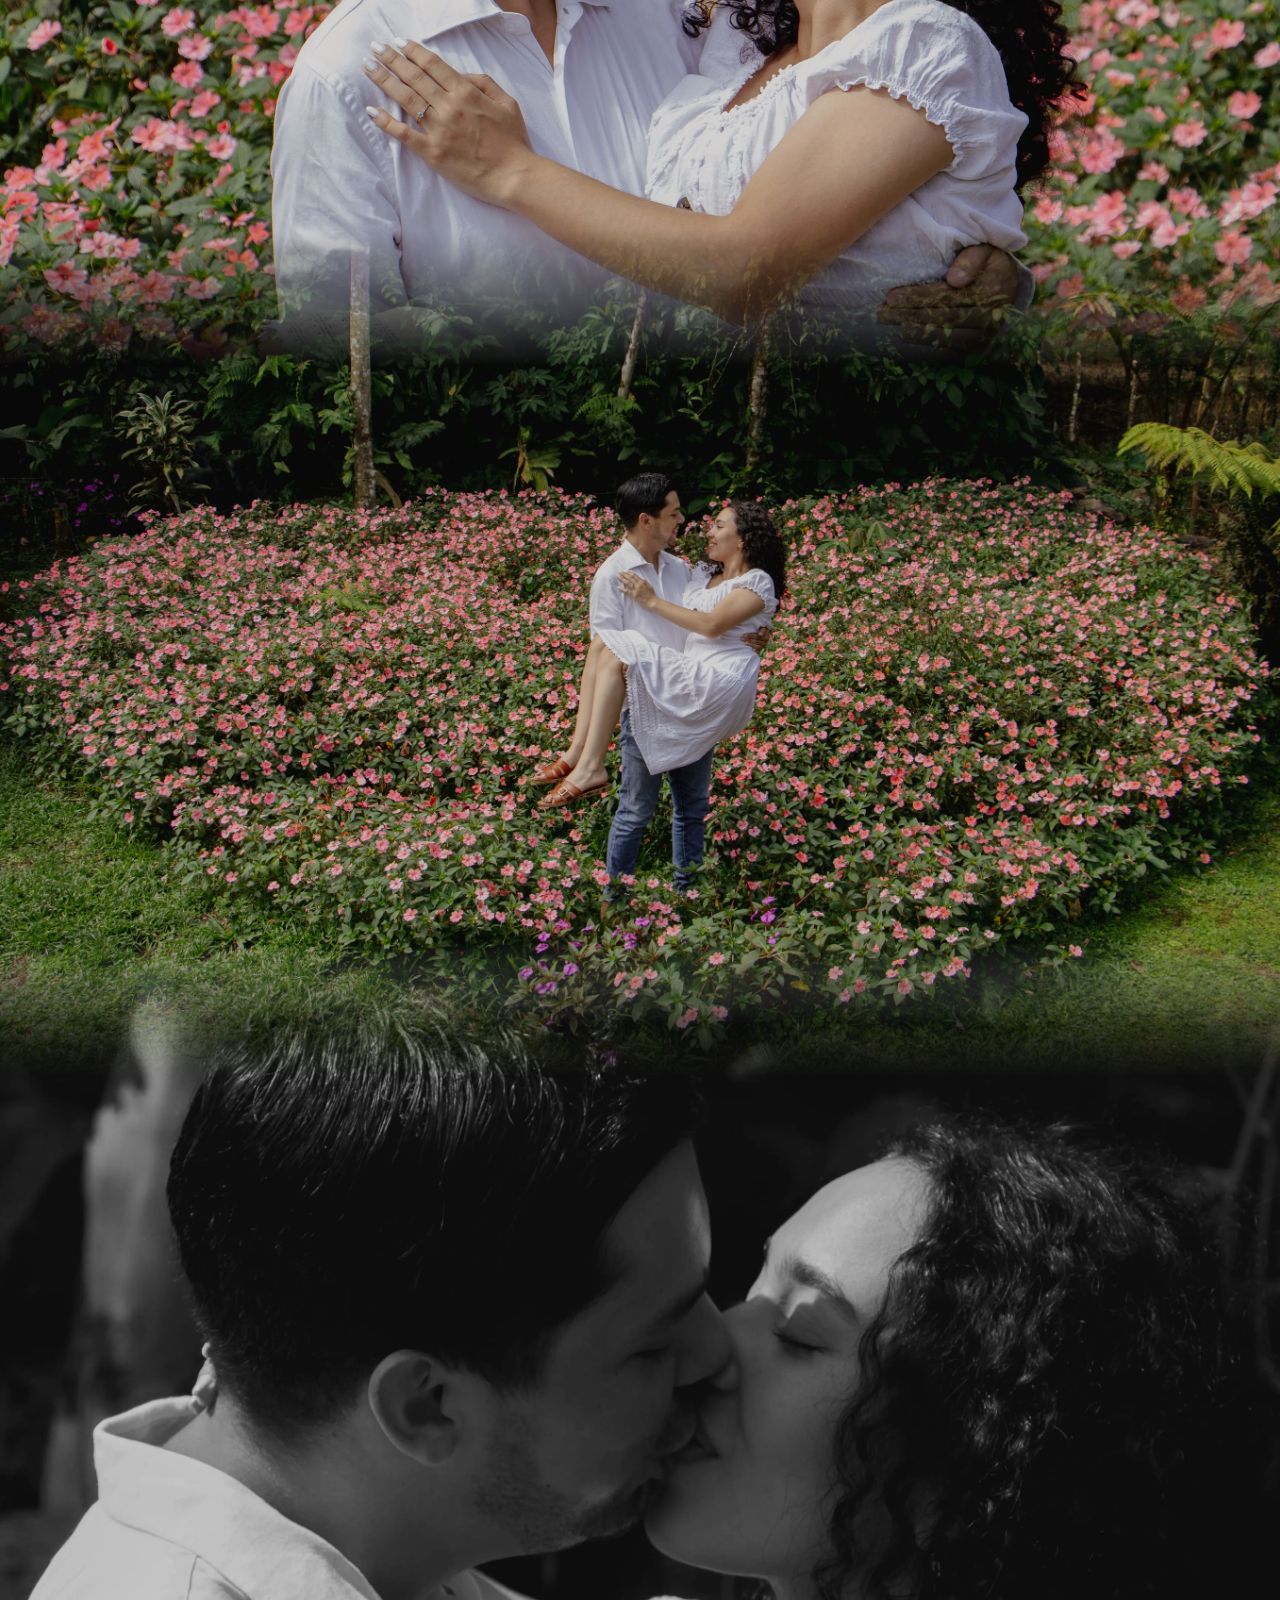
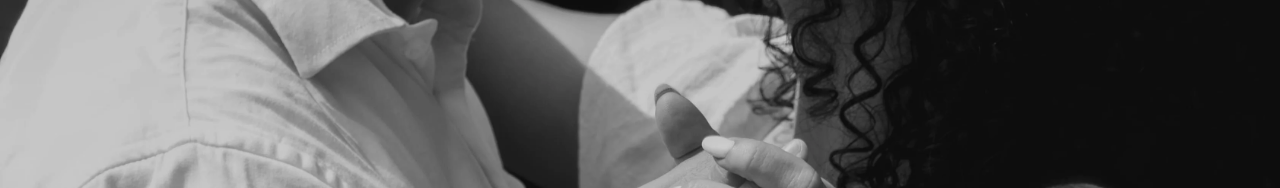
<file: wedding.html>
<!DOCTYPE html>
<html lang="en">
<head>
  <meta charset="UTF-8">
  <meta name="viewport" content="width=device-width, initial-scale=1.0, user-scalable=no, viewport-fit=cover">
  <title>Carlos & Joselyn's Wedding</title>
  
  <link rel="preconnect" href="https://fonts.googleapis.com">
  <link rel="preconnect" href="https://fonts.gstatic.com" crossorigin>
  <link href="https://fonts.googleapis.com/css2?family=Playfair+Display:ital,wght@0,600;1,600&family=Poppins:wght@300;400;600&display=swap" rel="stylesheet">
  
  <link rel="preload" as="image" href="Foto10.webp">

  <style>
    :root {
      --gold: #c59d5f;
      --wine: #4a0a16;
      --jade: #0a2e24;
    }

    * { scroll-behavior: smooth; box-sizing: border-box; }
    
    body { 
      margin: 0; 
      font-family: 'Poppins', sans-serif; 
      background: radial-gradient(circle at center, var(--wine) 0%, var(--jade) 100%); 
      background-attachment: fixed;
      color: white; 
      overflow-x: hidden; 
      -webkit-font-smoothing: antialiased;
      overscroll-behavior-y: none;
    }

    /* --- ESTILOS DE UNIÓN INFINITA (SEAMLESS) --- */
    section { 
      min-height: 100vh; 
      display: flex; 
      flex-direction: column; 
      position: relative;
      padding: 100px 20px;
      
      background-size: cover !important; 
      background-position: center !important;
      background-repeat: no-repeat !important;
      
      margin-top: -21vh; 
      
      -webkit-mask-image: linear-gradient(to bottom, black 0%, black 85%, transparent 100%);
      mask-image: linear-gradient(to bottom, black 0%, black 85%, transparent 100%);
    }

    /* --- PORTADA CENTRADA TOTALMENTE --- */
    .hero { 
      margin-top: 0; 
      z-index: 10; 
      align-items: center; 
      justify-content: center; 
      text-align: center;
      -webkit-mask-image: linear-gradient(to bottom, black 85%, transparent 100%);
      mask-image: linear-gradient(to bottom, black 85%, transparent 100%);
    }
    
    .hero .reveal { margin: 0 auto; position: relative; z-index: 20; } 

    /* --- ZIG-ZAG PERFECTO EN PC --- */
    .seccion-pase { z-index: 9; align-items: flex-start; justify-content: center; padding-left: 10%; } 
    .seccion-lugar { z-index: 8; align-items: flex-end; justify-content: center; padding-right: 10%; } 
    .seccion-nosotros { z-index: 7; align-items: flex-start; justify-content: center; padding-left: 10%; } 
    .seccion-vestimenta { z-index: 6; align-items: center; justify-content: center; padding-left: 5%; padding-right: 5%; } 
    .seccion-musica { z-index: 5; align-items: flex-start; justify-content: center; padding-left: 10%; } 
    .seccion-regalos { z-index: 4; align-items: flex-end; justify-content: center; padding-right: 10%; } 
    .seccion-qr { z-index: 3; align-items: flex-start; justify-content: center; padding-left: 10%; } 
    .seccion-final { z-index: 2; align-items: flex-end; justify-content: center; padding-right: 10%; -webkit-mask-image: linear-gradient(to top, black 85%, transparent 100%); mask-image: linear-gradient(to top, black 85%, transparent 100%); } 

    .overlay {
      position: absolute; top: 0; left: 0; width: 100%; height: 100%;
      background: rgba(0,0,0,0.15); 
      z-index: 1; 
    }

    /* --- NUBE DIFUMINADA EXTREMA --- */
    .glass-card {
      background: transparent; 
      border: none; 
      box-shadow: none; 
      padding: 60px 40px; 
      width: 100%; 
      max-width: 450px; 
      position: relative; 
      z-index: 20; 
      text-align: center;
      backdrop-filter: none !important; 
      -webkit-backdrop-filter: none !important; 
    }
    
    .glass-card::before {
      content: '';
      position: absolute;
      top: 0; left: 0; right: 0; bottom: 0;
      background: rgba(0, 0, 0, 0.7); 
      -webkit-mask-image: radial-gradient(ellipse at center, black 20%, transparent 80%);
      mask-image: radial-gradient(ellipse at center, black 20%, transparent 80%);
      z-index: -1; 
      pointer-events: none;
    }
    
    .glass-card-wide { max-width: 650px; }
    .glass-card-wide::before {
      -webkit-mask-image: radial-gradient(ellipse at center, black 30%, transparent 85%);
      mask-image: radial-gradient(ellipse at center, black 30%, transparent 85%);
    }

    /* --- SOMBRAS GENERALES PARA LEGIBILIDAD --- */
    h1, h2, h3, p, .floating-text, .time-box span, .time-box p {
      text-shadow: 2px 2px 10px rgba(0, 0, 0, 0.95), 0px 0px 5px rgba(0, 0, 0, 0.8);
    }

    /* --- EFECTO DE CONTRASTE EXTRA PARA CITAS BÍBLICAS --- */
    .cita-biblica {
      font-family: 'Playfair Display', serif; 
      font-style: italic; 
      color: white;
      text-shadow: 
        2px 2px 5px rgba(0, 0, 0, 1),    
        -2px -2px 5px rgba(0, 0, 0, 1),  
        0px 0px 15px rgba(0, 0, 0, 0.8); 
      line-height: 1.6;
      max-width: 90%;
      margin-left: auto;
      margin-right: auto;
      background: transparent !important;
      border: none !important;
      outline: none !important;
      box-shadow: none !important;
    }
    
    .cita-biblica .referencia {
      font-size: 0.9rem; 
      color: var(--gold); 
      font-weight: 600;
      letter-spacing: 1px;
    }

    /* --- MENSAJE ADULTOS --- */
    .mensaje-adultos {
      font-size: 0.9rem;
      font-style: italic;
      color: rgba(255, 255, 255, 0.85);
      margin-top: 25px;
      padding-top: 15px;
      border-top: 1px solid rgba(197, 157, 95, 0.3);
      display: none; 
    }

    /* --- CONTADOR --- */
    .countdown {
      display: flex;
      gap: 12px;
      margin: 20px auto;
      justify-content: center;
      flex-wrap: wrap;
    }
    .time-box {
      background: transparent;
      border: none; 
      padding: 10px 15px;
      min-width: 70px;
      text-align: center;
    }
    .time-box span { font-size: 2rem; font-weight: 600; color: var(--gold); display: block; line-height: 1.2; }
    .time-box p { font-size: 0.8rem; margin: 0; text-transform: uppercase; letter-spacing: 2px; color: white; font-weight: bold;}

    /* --- MENSAJES FLOTANTES --- */
    .floating-text {
      position: absolute !important; 
      top: 50%; 
      font-family: 'Playfair Display', serif;
      font-style: italic;
      font-size: 1.6rem; 
      color: rgba(255, 255, 255, 0.9); 
      max-width: 300px;
      line-height: 1.3;
      z-index: 5; 
      pointer-events: none;
    }
    
    .floating-text.reveal { transform: translateY(calc(-50% + 30px)); }
    .floating-text.reveal.active { transform: translateY(-50%); }

    .seccion-pase .floating-text,
    .seccion-nosotros .floating-text,
    .seccion-musica .floating-text,
    .seccion-qr .floating-text { right: 8%; text-align: right; }
    
    .seccion-lugar .floating-text,
    .seccion-regalos .floating-text,
    .seccion-final .floating-text { left: 8%; text-align: left; }

    /* --- NUEVOS ESTILOS VESTIMENTA (DOS COLUMNAS) --- */
    .vestimenta-wrapper {
      display: flex;
      flex-direction: row;
      align-items: center;
      justify-content: center;
      gap: 50px;
      width: 100%;
      max-width: 1100px;
      z-index: 20;
    }

    .vestimenta-col-left {
      flex: 1;
      display: flex;
      flex-direction: column;
      align-items: center;
      max-width: 400px;
    }

    .vestimenta-col-right {
      flex: 1;
      display: flex;
      justify-content: center;
      max-width: 450px;
    }

    .vestimenta-quote {
      position: relative !important;
      top: 0 !important;
      left: 0 !important;
      transform: none !important;
      text-align: center !important;
      margin-bottom: 25px;
    }

    .vestimenta-img {
      width: 100%;
      border-radius: 15px;
      box-shadow: 0 10px 25px rgba(0,0,0,0.5);
      cursor: pointer;
    }

    .paleta-img {
      width: 100%;
      max-width: 350px;
      margin-top: 20px;
      border-radius: 10px;
      box-shadow: 0 4px 15px rgba(0,0,0,0.3);
      cursor: pointer;
    }

    /* --- CARRETE INFINITO --- */
    .carousel-container {
      position: relative;
      width: 100%;
      margin-top: 25px;
      overflow: hidden;
    }

    .carousel-track { display: flex; padding: 20px 0; gap: 15px; }

    .carousel-track img { 
      width: 250px !important; 
      height: 300px !important; 
      object-fit: cover !important; 
      border-radius: 15px;
      border: none; 
      flex-shrink: 0;
      box-shadow: 0 10px 25px rgba(0,0,0,0.5); 
      cursor: pointer;
    }

    .carousel-btn {
      position: absolute; top: 50%; transform: translateY(-50%);
      background: rgba(197, 157, 95, 0.85); color: white; border: none;
      border-radius: 50%; width: 50px; height: 50px; font-size: 1.6rem;
      cursor: pointer; z-index: 10; display: flex; align-items: center; justify-content: center;
      transition: background 0.3s ease;
    }
    .carousel-btn:hover { background: rgba(197, 157, 95, 1); }
    .carousel-btn.prev { left: 5px; }
    .carousel-btn.next { right: 5px; }

    .qr-link {
      display: inline-block;
      margin-top: 15px;
      transition: transform 0.3s ease; 
    }
    .qr-link:hover {
      transform: scale(1.05); 
    }
    .qr-link img {
      width: 150px; 
      background: white; 
      padding: 12px; 
      border-radius: 15px; 
      border: none;
      box-shadow: 0 4px 15px rgba(0,0,0,0.3);
    }

    /* --- MODAL / LIGHTBOX DE IMÁGENES ESTÉTICA GALERÍA --- */
    .modal {
      display: none;
      position: fixed;
      z-index: 9999;
      left: 0;
      top: 0;
      width: 100%;
      height: 100%;
      background-color: rgba(0, 0, 0, 0.95);
      backdrop-filter: blur(10px);
      -webkit-backdrop-filter: blur(10px);
      opacity: 0;
      transition: opacity 0.3s ease;
      align-items: center;
      justify-content: center;
      flex-direction: column;
    }
    .modal.show { opacity: 1; }
    .modal-content {
      max-width: 90%;
      max-height: 85vh;
      border-radius: 15px;
      box-shadow: 0 20px 50px rgba(0,0,0,0.6);
      transform: scale(0.8);
      transition: transform 0.3s ease;
      object-fit: contain;
    }
    .modal.show .modal-content { transform: scale(1); }
    .close-modal {
      position: absolute;
      top: 20px;
      right: 30px;
      color: #fff;
      font-size: 40px;
      font-weight: bold;
      cursor: pointer;
      transition: color 0.3s;
      z-index: 10000;
    }
    .close-modal:hover { color: var(--gold); }
    
    /* Flechas del Modal */
    .modal-nav {
      position: absolute;
      top: 50%;
      transform: translateY(-50%);
      background: rgba(197, 157, 95, 0.85);
      color: white;
      border: none;
      border-radius: 50%;
      width: 50px;
      height: 50px;
      font-size: 1.6rem;
      cursor: pointer;
      z-index: 10001;
      display: none;
      align-items: center;
      justify-content: center;
      transition: background 0.3s ease;
    }
    .modal-nav:hover { background: rgba(197, 157, 95, 1); }
    .modal-nav.prev { left: 20px; }
    .modal-nav.next { right: 20px; }

    /* --- ESTILO CAJA DE MÚSICA UNIFICADO --- */
    #input-cancion {
      background: rgba(255,255,255,0.05) !important;
      color: white !important;
      border: 1px solid rgba(197, 157, 95, 0.5) !important;
    }
    #input-cancion::placeholder { color: rgba(255,255,255,0.5); }

    /* --- FONDOS Y ENCUADRES (Fotos a WebP) --- */
    .hero { background-image: url('Foto10.webp'); background-position: center; }
    .seccion-pase { background-image: url('Foto11.webp'); background-position: center; }
    .seccion-lugar { background-image: url('Foto1.webp'); background-position: center 35% !important; }
    .seccion-nosotros { background-image: url('Foto2.webp'); background-position: center 40%; }
    .seccion-vestimenta { background-image: url('Foto13.webp'); background-position: center; }
    .seccion-musica { background-image: url('Foto5.webp') !important; background-size: cover !important; background-position: center 35% !important; } 
    .seccion-final { background-image: url('Foto14.webp') !important; background-size: cover !important; background-position: center 20% !important; }
    .seccion-regalos { background-image: url('Foto3.webp'); background-position: center 40%; }
    .seccion-qr { background-image: url('Foto4.webp'); background-position: center; }

    h1 { font-family: 'Playfair Display', serif; font-size: 3.8rem; color: var(--gold); margin: 0; line-height: 1.1; }
    h2 { font-family: 'Playfair Display', serif; font-size: 2.6rem; color: var(--gold); margin-bottom: 20px; font-weight: 600; }
    h3 { font-size: 1.6rem; color: white; margin: 0; font-weight: 600; } 
    p { font-size: 1.25rem; line-height: 1.7; margin: 12px 0; }

    /* --- BOTONES ESTÉTICA GALERÍA/INDEX CON LETRA MÁS GRANDE --- */
    .btn {
      background: var(--gold); 
      color: white; 
      padding: 16px 32px; 
      border-radius: 15px; 
      text-decoration: none; 
      font-weight: 600; /* Letra más gruesa para mejor lectura */
      display: inline-block; 
      margin-top: 20px;
      text-transform: uppercase; 
      font-size: 14px; /* <--- Aumentado a 14px */
      letter-spacing: 1.5px;
      font-family: 'Poppins', sans-serif; /* Asegurando la tipografía correcta */
      border: 1px solid rgba(255,255,255,0.1);
      box-shadow: 0 10px 25px rgba(0,0,0,0.3); 
      cursor: pointer; 
      transition: all 0.3s ease;
    }
    
    .btn:active {
      transform: scale(0.95);
    }

    .reveal { 
      opacity: 0; 
      transform: translateY(30px); 
      transition: 1s ease-out; 
      position: relative; 
      z-index: 20; 
      will-change: opacity, transform; 
    }
    .reveal.active { opacity: 1; transform: translateY(0); }

    /* ==============================================================
       MAGIA PARA MÓVILES (REESTRUCTURADO Y BALANCEADO)
       ============================================================== */
    @media (max-width: 800px) {
      .vestimenta-wrapper {
        flex-direction: column;
        gap: 30px;
      }
    }

    @media (max-width: 600px) {
      /* Altura adaptativa perfecta para móviles */
      section {
        min-height: 100svh !important; 
        padding-top: 80px;
        padding-bottom: 80px;
      }
      
      /* Centrado simétrico de las tarjetas */
      section:not(.hero) {
        justify-content: center !important;
        padding-top: 15vh !important; 
        padding-bottom: 10vh !important; 
      }
      
      section:not(.hero) .overlay {
        background: linear-gradient(to bottom, rgba(0,0,0,0) 0%, rgba(0,0,0,0.1) 40%, rgba(0,0,0,0.85) 90%) !important;
      }
      
      /* Tarjetas más proporcionadas y con más respiro lateral */
      .glass-card {
        padding: 40px 20px; 
        width: 100%;
        max-width: 95%; /* Evita que choque con los bordes */
      }
      
      /* Textos flotantes integrados limpiamente */
      .floating-text { 
        position: relative !important; 
        top: 0 !important; 
        right: auto !important; 
        left: auto !important; 
        text-align: center !important; 
        max-width: 100%; 
        margin-top: 25px; 
        margin-bottom: 0px;
        font-size: 1.35rem; /* Letra un poco más moderada */
      }
      .floating-text.reveal { transform: translateY(20px) !important; }
      .floating-text.reveal.active { transform: translateY(0) !important; }
      
      /* Alineación general al centro */
      .seccion-pase, .seccion-lugar, .seccion-nosotros, .seccion-vestimenta, .seccion-musica, .seccion-regalos, .seccion-qr, .seccion-final { 
        padding-left: 15px; padding-right: 15px; align-items: center !important; 
      }
      
      /* TAMAÑOS DE TEXTO ADAPTADOS A PANTALLAS PEQUEÑAS */
      h1 { font-size: 3.2rem; }
      h2 { font-size: 2.2rem; margin-bottom: 15px; } 
      h3 { font-size: 1.4rem; }
      p { font-size: 1.05rem; line-height: 1.6; margin: 10px 0; }
      
      /* Contador mejor distribuido */
      .time-box span { font-size: 1.6rem; }
      .time-box { padding: 8px 10px; min-width: 60px; }
      
      .carousel-track img { width: 220px !important; height: 280px !important; } 
      
      .modal-nav { width: 40px; height: 40px; font-size: 1.2rem; }
      .modal-nav.prev { left: 10px; }
      .modal-nav.next { right: 10px; }

      .cita-biblica {
          padding: 0;
          background: transparent !important;
          border: none !important;
          font-size: 1.1rem !important; /* Ajuste para versículos largos */
      }
    }

    /* --- BOTÓN DE MÚSICA FLOTANTE --- */
    .music-btn {
      position: fixed;
      bottom: 25px;
      right: 25px;
      background: var(--gold);
      color: white;
      border: 1px solid rgba(255,255,255,0.1);
      border-radius: 50%;
      width: 55px;
      height: 55px;
      font-size: 20px;
      cursor: pointer;
      z-index: 9999;
      box-shadow: 0 5px 15px rgba(0,0,0,0.4);
      display: flex;
      align-items: center;
      justify-content: center;
      transition: transform 0.3s ease, background 0.3s;
    }
    .music-btn.playing {
      animation: spin 4s linear infinite;
    }
    @keyframes spin {
      100% { transform: rotate(360deg); }
    }
    @media (max-width: 600px) {
      .music-btn {
        bottom: 20px;
        right: 20px;
        width: 45px;
        height: 45px;
        font-size: 18px;
      }
    }
  </style>
</head>
<body>

  <audio id="bg-music" loop>
    <source src="musica.mp3.mp3" type="audio/mpeg">
  </audio>
  <button id="music-btn" class="music-btn" onclick="toggleMusic()">
    🎵
  </button>

  <section class="hero">
    <div class="overlay"></div>
    <div class="reveal active">
      <p class="cita-biblica" style="font-size: 1.2rem; margin-bottom: 25px;">
        "And over all these virtues put on love, which binds them all together in perfect unity."<br>
        <span class="referencia">— Colossians 3:14</span>
      </p>
      
      <h1>Carlos &<br>Joselyn</h1>
      <p style="letter-spacing: 4px; font-weight: 600;">DECEMBER 19, 2026</p>
      
      <div id="countdown" class="countdown">
        <div class="time-box"><span id="days">00</span><p>Days</p></div>
        <div class="time-box"><span id="hours">00</span><p>Hrs</p></div>
        <div class="time-box"><span id="minutes">00</span><p>Min</p></div>
        <div class="time-box"><span id="seconds">00</span><p>Sec</p></div>
      </div>

      <button onclick="agendarFecha(event)" class="btn">Save Our Date</button>
    </div>
  </section>

  <section class="seccion-pase">
    <div class="overlay"></div>
    <div class="glass-card reveal">
      <h2>Special Pass</h2>
      <h3 id="nombre-invitado">Loading invitation...</h3>
      <p>It fills us with immense joy to invite you to share the most important day of our lives with us.</p>
      <p id="pases-invitado" style="font-size: 2.2rem; color: var(--gold); font-weight: bold; margin-top: 15px; margin-bottom: 5px;"></p>
      
      <p id="mensaje-ninos" class="mensaje-adultos">
        * We want you to relax and enjoy the celebration to the fullest, so we have decided to make our wedding an adults-only event.<br><br>
        <b style="color: var(--gold); font-size: 1.05rem; letter-spacing: 1px;">PLEASE, NO CHILDREN.</b>
      </p>

    </div>
    <div class="floating-text reveal">"We are counting the days, hours, and minutes to see you and share our happiness with you..."</div>
  </section>

  <section class="seccion-lugar">
    <div class="overlay"></div>
    <div class="glass-card reveal">
      <h2>Our Date</h2>
      <h3>Luna Azul Event Hall</h3>
      <p>Under the moonlight and as witnesses to our love, we will unite our lives in this beautiful corner of Costa Rica.</p>
      <p><b>Ceremony:</b> 4:00 PM</p>
      <p><b>Reception:</b> 5:00 PM</p>
      <a href="https://waze.com/ul?ll=10.283417,-83.776611&navigate=yes" target="_blank" class="btn">Get directions with Waze</a>
    </div>
    <div class="floating-text reveal">"Under the starry sky, we will witness the beginning of our 'forever'..."</div>
  </section>

  <section class="seccion-nosotros">
    <div class="overlay"></div>
    <div class="glass-card glass-card-wide reveal">
      <h2 style="color:white;">A Journey of Love</h2>
      <div class="carousel-container">
        <button class="carousel-btn prev" id="prevBtn">&#10094;</button>
        <div class="carousel-track" id="carouselTrack">
          <img src="Foto1.webp" alt="1">
          <img src="Foto2.webp" alt="2">
          <img src="Foto3.webp" alt="3">
          <img src="Foto4.webp" alt="4">
          <img src="Foto5.webp" alt="5">
        </div>
        <button class="carousel-btn next" id="nextBtn">&#10095;</button>
      </div>
    </div>
    <div class="floating-text reveal">"Every smile and every shared glance is a treasure we keep in our memory..."</div>
  </section>

  <section class="seccion-vestimenta">
    <div class="overlay"></div>
    
    <div class="vestimenta-wrapper reveal">
      
      <div class="vestimenta-col-left">
        <div class="floating-text vestimenta-quote">"Dress up in joy and love. Your presence is the best accessory..."</div>
        <img src="vestimenta1.jpeg" alt="Dress Code Examples" class="vestimenta-img">
      </div>
      
      <div class="vestimenta-col-right">
        <div class="glass-card" style="margin: 0; width: 100%;">
          <h2>Dress Code</h2>
          <p style="letter-spacing: 2px; font-weight: 600; color: var(--gold); font-size: 1.4rem;">FORMAL / ELEGANT</p>
          <p>We want you to feel spectacular and enjoy the party to the fullest.</p>
          <p style="font-size: 1rem; font-style: italic; opacity: 0.9;">We suggest Jade Green and Burgundy.<br>Please refrain from wearing white.</p>
          <img src="paleta.png" alt="Color Palette" class="paleta-img">
        </div>
      </div>

    </div>
  </section>

  <section class="seccion-musica">
    <div class="overlay"></div>
    <div class="glass-card reveal">
      <h2>Let's Dance</h2>
      <p>We want to make sure the dance floor is never empty and that everyone enjoys to the fullest.</p>
      
      <div id="form-musica" style="margin-top: 20px; width: 100%;">
        <input type="text" id="input-cancion" placeholder="e.g., Danza Kuduro - Don Omar" style="width: 100%; padding: 15px; border-radius: 10px; border: none; margin-bottom: 15px; font-family: 'Poppins', sans-serif; font-size: 1rem; text-align: center; box-shadow: 0 4px 15px rgba(0,0,0,0.3); outline: none;">
        <br>
        <button onclick="enviarCancionSupabase()" class="btn" id="btn-cancion" style="margin-top: 0; width: 100%;">Send Suggestion</button>
      </div>
      <p id="mensaje-cancion" style="display:none; color: #2ecc71; font-weight: bold; margin-top: 15px; font-size: 1.2rem;"></p>

    </div>
    <div class="floating-text reveal">"May there be no shortage of rhythm, laughter, and good company..."</div>
  </section>

  <section class="seccion-regalos">
    <div class="overlay"></div>
    <div class="glass-card reveal">
      <h2>Gift Registry</h2>
      <p>The greatest gift we can receive is your presence on this special day.</p>
      <p>If you wish to bless us with a gift, a <b>Wishing Well</b> (box for envelopes) will be available at the reception.</p>
    </div>
    <div class="floating-text reveal">"If you wish to give an additional gift, we appreciate your love and generosity..."</div>
  </section>

  <section class="seccion-qr">
    <div class="overlay"></div>
    <div class="glass-card reveal">
      <h2>Your Photos</h2>
      <p>Scan this QR code or tap the button to upload all the photos and videos you take during the celebration.</p>
      <a href="https://cali0998.github.io/BodaCarlosJoss/index.html" target="_blank" class="qr-link">
        <img src="QRNUEVO.png" alt="QR Photos">
      </a>
      <br>
      <a href="https://cali0998.github.io/BodaCarlosJoss/index.html" target="_blank" class="btn">Upload Photos Directly</a>
    </div>
    <div class="floating-text reveal">"Help us create an album of unforgettable memories..."</div>
  </section>

  <section class="seccion-final">
    <div class="overlay"></div>
    <div class="glass-card reveal">
      <h2 style="font-size: 3.5rem;">We Wait For You</h2>
      <p>Your presence will complete this magical and meaningful moment in our lives.</p>
      <p style="font-family: 'Playfair Display', serif; font-style: italic; color: var(--gold); font-size: 1.5rem; margin-top: 20px;">With all our love,<br>Carlos & Joselyn</p>
      
      <div id="contenedor-botones" style="display: none; justify-content: center; gap: 15px; flex-wrap: wrap; margin-top: 20px;">
        <button id="btn-confirmar" onclick="confirmarAsistenciaSupabase()" class="btn" style="margin-top: 0;">Confirm Attendance</button>
        <button id="btn-declinar" onclick="declinarAsistenciaSupabase()" class="btn" style="margin-top: 0; background: #e74c3c;">I will not be able to attend</button>
      </div>

    </div>
    <div class="floating-text cita-biblica reveal" style="margin: 0; font-size: 1.3rem;">
      "So they are no longer two, but one flesh. Therefore what God has joined together, let no one separate."<br><br>
      <span class="referencia" style="font-size: 1rem;">— Matthew 19:6</span>
    </div>
  </section>

  <div id="imageModal" class="modal">
    <span class="close-modal" id="closeModal">&times;</span>
    <button class="modal-nav prev" id="modalPrev">&#10094;</button>
    <img class="modal-content" id="expandedImg">
    <button class="modal-nav next" id="modalNext">&#10095;</button>
  </div>

  <script>
    // --- VARIABLES DE SUPABASE INYECTADAS ---
    const SUPABASE_URL = 'https://kuwtppqumrhdnveaocgt.supabase.co';
    const SUPABASE_KEY = 'eyJhbGciOiJIUzI1NiIsInR5cCI6IkpXVCJ9.eyJpc3MiOiJzdXBhYmFzZSIsInJlZiI6Imt1d3RwcHF1bXJoZG52ZWFvY2d0Iiwicm9sZSI6ImFub24iLCJpYXQiOjE3NzQ5MDU1ODUsImV4cCI6MjA5MDQ4MTU4NX0.jj5QIOAQ4RVSMRm_syaMXvaIURoqJD2KerOhr848WSw';

    const urlParams = new URLSearchParams(window.location.search);
    const codigoInvitado = urlParams.get('c'); 

    document.addEventListener('DOMContentLoaded', async () => {
        if (!codigoInvitado) {
            document.getElementById('nombre-invitado').innerText = "Special Guest";
            return; 
        }

        try {
            const response = await fetch(`${SUPABASE_URL}/rest/v1/invitados?codigo=eq.${codigoInvitado}&select=*`, {
                headers: { 'apikey': SUPABASE_KEY, 'Authorization': `Bearer ${SUPABASE_KEY}` }
            });
            const data = await response.json();

            if (data && data.length > 0) {
                document.getElementById('nombre-invitado').innerText = data[0].nombre;
                document.getElementById('pases-invitado').innerText = `Reserved Seats: ${data[0].pases}`;
                
                if(data[0].excepcion_ninos !== true) {
                    document.getElementById('mensaje-ninos').style.display = 'block';
                }

                const contenedorBotones = document.getElementById('contenedor-botones');
                const btnConfirmar = document.getElementById('btn-confirmar');
                const btnDeclinar = document.getElementById('btn-declinar');
                
                contenedorBotones.style.display = 'flex';
                
                // Keep 'Confirmado' and 'Declinado' in Spanish so it matches your Supabase filters
                if(data[0].estado && data[0].estado.includes('Confirmado')) {
                    btnConfirmar.innerText = "Attendance Confirmed";
                    btnConfirmar.style.background = "#2ecc71";
                    btnConfirmar.style.pointerEvents = "none";
                    btnDeclinar.style.display = "none"; 
                } else if (data[0].estado && data[0].estado.includes('Declinado')) {
                    btnDeclinar.innerText = "Attendance Declined";
                    btnDeclinar.style.background = "#95a5a6"; 
                    btnDeclinar.style.pointerEvents = "none";
                    btnConfirmar.style.display = "none"; 
                }
            } else {
                document.getElementById('nombre-invitado').innerText = "Invitation not found";
            }
        } catch (e) {
            document.getElementById('nombre-invitado').innerText = "Error loading guest";
        }
    });

    async function confirmarAsistenciaSupabase() {
        if(!codigoInvitado) return;
        
        const btnConfirmar = document.getElementById('btn-confirmar');
        const btnDeclinar = document.getElementById('btn-declinar');
        
        btnConfirmar.innerText = "Confirming...";
        btnConfirmar.style.pointerEvents = "none";
        btnConfirmar.style.opacity = "0.7";
        btnDeclinar.style.pointerEvents = "none";

        try {
            const response = await fetch(`${SUPABASE_URL}/rest/v1/invitados?codigo=eq.${codigoInvitado}`, {
                method: 'PATCH',
                headers: {
                    'Content-Type': 'application/json',
                    'apikey': SUPABASE_KEY,
                    'Authorization': `Bearer ${SUPABASE_KEY}`,
                    'Prefer': 'return=minimal'
                },
                body: JSON.stringify({ estado: 'Confirmado' }) 
            });

            if(response.ok) {
                btnConfirmar.innerText = "Attendance Confirmed";
                btnConfirmar.style.background = "#2ecc71"; 
                btnConfirmar.style.opacity = "1";
                btnDeclinar.style.display = "none"; 
            } else {
                btnConfirmar.innerText = "Error. Tap to retry";
                btnConfirmar.style.pointerEvents = "auto";
                btnConfirmar.style.opacity = "1";
                btnDeclinar.style.pointerEvents = "auto";
            }
        } catch (error) {
            btnConfirmar.innerText = "Connection error. Retry";
            btnConfirmar.style.pointerEvents = "auto";
            btnConfirmar.style.opacity = "1";
            btnDeclinar.style.pointerEvents = "auto";
        }
    }

    async function declinarAsistenciaSupabase() {
        if(!codigoInvitado) return;
        
        const btnConfirmar = document.getElementById('btn-confirmar');
        const btnDeclinar = document.getElementById('btn-declinar');
        
        btnDeclinar.innerText = "Processing...";
        btnDeclinar.style.pointerEvents = "none";
        btnDeclinar.style.opacity = "0.7";
        btnConfirmar.style.pointerEvents = "none"; 

        try {
            const response = await fetch(`${SUPABASE_URL}/rest/v1/invitados?codigo=eq.${codigoInvitado}`, {
                method: 'PATCH',
                headers: {
                    'Content-Type': 'application/json',
                    'apikey': SUPABASE_KEY,
                    'Authorization': `Bearer ${SUPABASE_KEY}`,
                    'Prefer': 'return=minimal'
                },
                body: JSON.stringify({ estado: 'Declinado' }) 
            });

            if(response.ok) {
                btnDeclinar.innerText = "Attendance Declined";
                btnDeclinar.style.background = "#95a5a6"; 
                btnDeclinar.style.opacity = "1";
                btnConfirmar.style.display = "none"; 
            } else {
                btnDeclinar.innerText = "Error. Tap to retry";
                btnDeclinar.style.pointerEvents = "auto";
                btnDeclinar.style.opacity = "1";
                btnConfirmar.style.pointerEvents = "auto";
            }
        } catch (error) {
            btnDeclinar.innerText = "Connection error. Retry";
            btnDeclinar.style.pointerEvents = "auto";
            btnDeclinar.style.opacity = "1";
            btnConfirmar.style.pointerEvents = "auto";
        }
    }

    // NUEVA FUNCIÓN PARA ENVIAR CANCIONES MÚLTIPLES
    async function enviarCancionSupabase() {
        const inputField = document.getElementById('input-cancion');
        const cancion = inputField.value;
        if (!cancion) return; 

        const btn = document.getElementById('btn-cancion');
        const mensaje = document.getElementById('mensaje-cancion');
        const nombre = document.getElementById('nombre-invitado').innerText; 

        btn.innerText = "Sending...";
        btn.style.pointerEvents = "none";
        btn.style.opacity = "0.7";

        try {
            const response = await fetch(`${SUPABASE_URL}/rest/v1/canciones`, {
                method: 'POST',
                headers: {
                    'Content-Type': 'application/json',
                    'apikey': SUPABASE_KEY,
                    'Authorization': `Bearer ${SUPABASE_KEY}`,
                    'Prefer': 'return=minimal'
                },
                body: JSON.stringify({ nombre_invitado: nombre, cancion: cancion }) 
            });

            if(response.ok) {
                inputField.value = '';
                btn.innerText = "Send another song";
                btn.style.pointerEvents = "auto";
                btn.style.opacity = "1";
                
                mensaje.innerText = "Song noted! You can suggest another 🎵";
                mensaje.style.display = 'block';
                
                setTimeout(() => {
                    mensaje.style.display = 'none';
                }, 4000);

            } else {
                btn.innerText = "Error. Try again";
                btn.style.pointerEvents = "auto";
                btn.style.opacity = "1";
            }
        } catch (error) {
            btn.innerText = "Connection error";
            btn.style.pointerEvents = "auto";
            btn.style.opacity = "1";
        }
    }

    function agendarFecha(e) {
      e.preventDefault();
      const isIOS = /iPad|iPhone|iPod/.test(navigator.userAgent) && !window.MSStream;

      if (isIOS) {
        const icsMSG = "BEGIN:VCALENDAR\nVERSION:2.0\nPRODID:-//Carlos & Joselyn's Wedding//EN\nCALSCALE:GREGORIAN\nBEGIN:VEVENT\nSUMMARY:Carlos & Joselyn's Wedding\nDTSTART:20261219T210000Z\nDTEND:20261220T050000Z\nLOCATION:10.283417\\, -83.776611 (Luna Azul Event Hall)\nDESCRIPTION:It fills us with immense joy to invite you to celebrate the beginning of our love journey.\nEND:VEVENT\nEND:VCALENDAR";
        const blob = new Blob([icsMSG], { type: 'text/calendar;charset=utf-8' });
        const url = window.URL.createObjectURL(blob);
        const link = document.createElement('a');
        link.href = url;
        link.setAttribute('download', 'Carlos_and_Joselyn_Wedding.ics');
        document.body.appendChild(link);
        link.click();
        document.body.removeChild(link);
      } else {
        const googleCalUrl = "https://calendar.google.com/calendar/render?action=TEMPLATE&text=Carlos%20%26%20Joselyn's%20Wedding&dates=20261219T150000/20261219T230000&details=Let's%20celebrate%20the%20beginning%20of%20our%20love%20journey%20together.&location=10.283417,-83.776611";
        window.open(googleCalUrl, '_blank');
      }
    }

    const observer = new IntersectionObserver((entries) => {
      entries.forEach(entry => { if (entry.isIntersecting) entry.target.classList.add('active'); });
    }, { threshold: 0.1 });
    document.querySelectorAll('.reveal').forEach(el => observer.observe(el));

    const countDownDate = new Date("Dec 19, 2026 15:00:00").getTime();
    const x = setInterval(function() {
      const now = new Date().getTime();
      const distance = countDownDate - now;
      if (distance < 0) {
        clearInterval(x);
        document.getElementById("countdown").innerHTML = "<p style='font-size:1.5rem; color:var(--gold);'>The big day is here!</p>";
        return;
      }
      document.getElementById("days").innerText = String(Math.floor(distance / (1000 * 60 * 60 * 24))).padStart(2, '0');
      document.getElementById("hours").innerText = String(Math.floor((distance % (1000 * 60 * 60 * 24)) / (1000 * 60 * 60))).padStart(2, '0');
      document.getElementById("minutes").innerText = String(Math.floor((distance % (1000 * 60 * 60)) / (1000 * 60))).padStart(2, '0');
      document.getElementById("seconds").innerText = String(Math.floor((distance % (1000 * 60)) / 1000)).padStart(2, '0');
    }, 1000);

    const track = document.getElementById('carouselTrack');
    const prevBtn = document.getElementById('prevBtn');
    const nextBtn = document.getElementById('nextBtn');
    const images = Array.from(track.querySelectorAll('img'));
    
    const gallerySources = images.map(img => img.src);
    
    const totalImages = images.length; 
    images.forEach(img => track.appendChild(img.cloneNode(true)));
    for (let i = totalImages - 1; i >= 0; i--) track.insertBefore(images[i].cloneNode(true), track.firstChild);
    let currentIndex = totalImages; 
    let isTransitioning = false;
    let autoPlayTimer; 
    function getSlideWidth() { return track.children[0].offsetWidth + 15; }
    function updateCarousel(animate = true) {
        track.style.transition = animate ? 'transform 0.4s ease-in-out' : 'none';
        track.style.transform = `translateX(-${currentIndex * getSlideWidth()}px)`;
    }
    function startAutoPlay() { autoPlayTimer = setInterval(() => { nextBtn.click(); }, 3000); }
    function resetAutoPlay() { clearInterval(autoPlayTimer); startAutoPlay(); }
    window.addEventListener('load', () => { updateCarousel(false); startAutoPlay(); });
    window.addEventListener('resize', () => updateCarousel(false));
    nextBtn.addEventListener('click', () => { if (isTransitioning) return; isTransitioning = true; currentIndex++; updateCarousel(true); resetAutoPlay(); });
    prevBtn.addEventListener('click', () => { if (isTransitioning) return; isTransitioning = true; currentIndex--; updateCarousel(true); resetAutoPlay(); });
    track.addEventListener('transitionend', () => {
        isTransitioning = false;
        if (currentIndex >= totalImages * 2) { track.style.transition = 'none'; currentIndex = totalImages; track.style.transform = `translateX(-${getSlideWidth() * currentIndex}px)`; }
        if (currentIndex <= totalImages - 1) { track.style.transition = 'none'; currentIndex = (totalImages * 2) - 1; track.style.transform = `translateX(-${getSlideWidth() * currentIndex}px)`; }
    });

    const modal = document.getElementById('imageModal');
    const expandedImg = document.getElementById('expandedImg');
    const closeModalBtn = document.getElementById('closeModal');
    const modalPrevBtn = document.getElementById('modalPrev');
    const modalNextBtn = document.getElementById('modalNext');
    let currentModalGalleryIndex = -1;

    function openModal(src, isGallery) {
      expandedImg.src = src;
      modal.style.display = 'flex';
      
      if (isGallery) {
        currentModalGalleryIndex = gallerySources.findIndex(url => url === src || url.endsWith(src.substring(src.lastIndexOf('/'))));
        modalPrevBtn.style.display = 'flex';
        modalNextBtn.style.display = 'flex';
      } else {
        currentModalGalleryIndex = -1;
        modalPrevBtn.style.display = 'none';
        modalNextBtn.style.display = 'none';
      }

      setTimeout(() => {
        modal.classList.add('show');
      }, 10);
    }

    function hideModal() {
      modal.classList.remove('show');
      setTimeout(() => {
        modal.style.display = 'none';
        expandedImg.src = '';
      }, 300);
    }

    modalPrevBtn.addEventListener('click', (e) => {
      e.stopPropagation();
      if (currentModalGalleryIndex > -1) {
        currentModalGalleryIndex = (currentModalGalleryIndex - 1 + gallerySources.length) % gallerySources.length;
        expandedImg.src = gallerySources[currentModalGalleryIndex];
      }
    });

    modalNextBtn.addEventListener('click', (e) => {
      e.stopPropagation();
      if (currentModalGalleryIndex > -1) {
        currentModalGalleryIndex = (currentModalGalleryIndex + 1) % gallerySources.length;
        expandedImg.src = gallerySources[currentModalGalleryIndex];
      }
    });

    document.querySelectorAll('.vestimenta-img, .paleta-img').forEach(img => {
      img.addEventListener('click', function() {
        openModal(this.src, false);
      });
    });

    document.getElementById('carouselTrack').addEventListener('click', function(e) {
      if(e.target.tagName === 'IMG') {
        openModal(e.target.src, true);
      }
    });

    closeModalBtn.addEventListener('click', hideModal);

    modal.addEventListener('click', function(e) {
      if (e.target === modal) {
        hideModal();
      }
    });

    // --- CONTROL DE MÚSICA ---
    const bgMusic = document.getElementById('bg-music');
    const musicBtn = document.getElementById('music-btn');
    let isMusicPlaying = false;

    function toggleMusic() {
      if (isMusicPlaying) {
        bgMusic.pause();
        musicBtn.classList.remove('playing');
        musicBtn.innerText = '🔇'; 
      } else {
        bgMusic.play().catch(error => console.log("Interacción necesaria para reproducir"));
        musicBtn.classList.add('playing');
        musicBtn.innerText = '🎵'; 
      }
      isMusicPlaying = !isMusicPlaying;
    }

    // Reproducir automáticamente cuando el usuario haga el PRIMER clic en cualquier parte de la pantalla
    document.body.addEventListener('click', function() {
      if(!isMusicPlaying && bgMusic.paused) {
        toggleMusic();
      }
    }, { once: true });

  </script>
</body>
</html>
</file>
